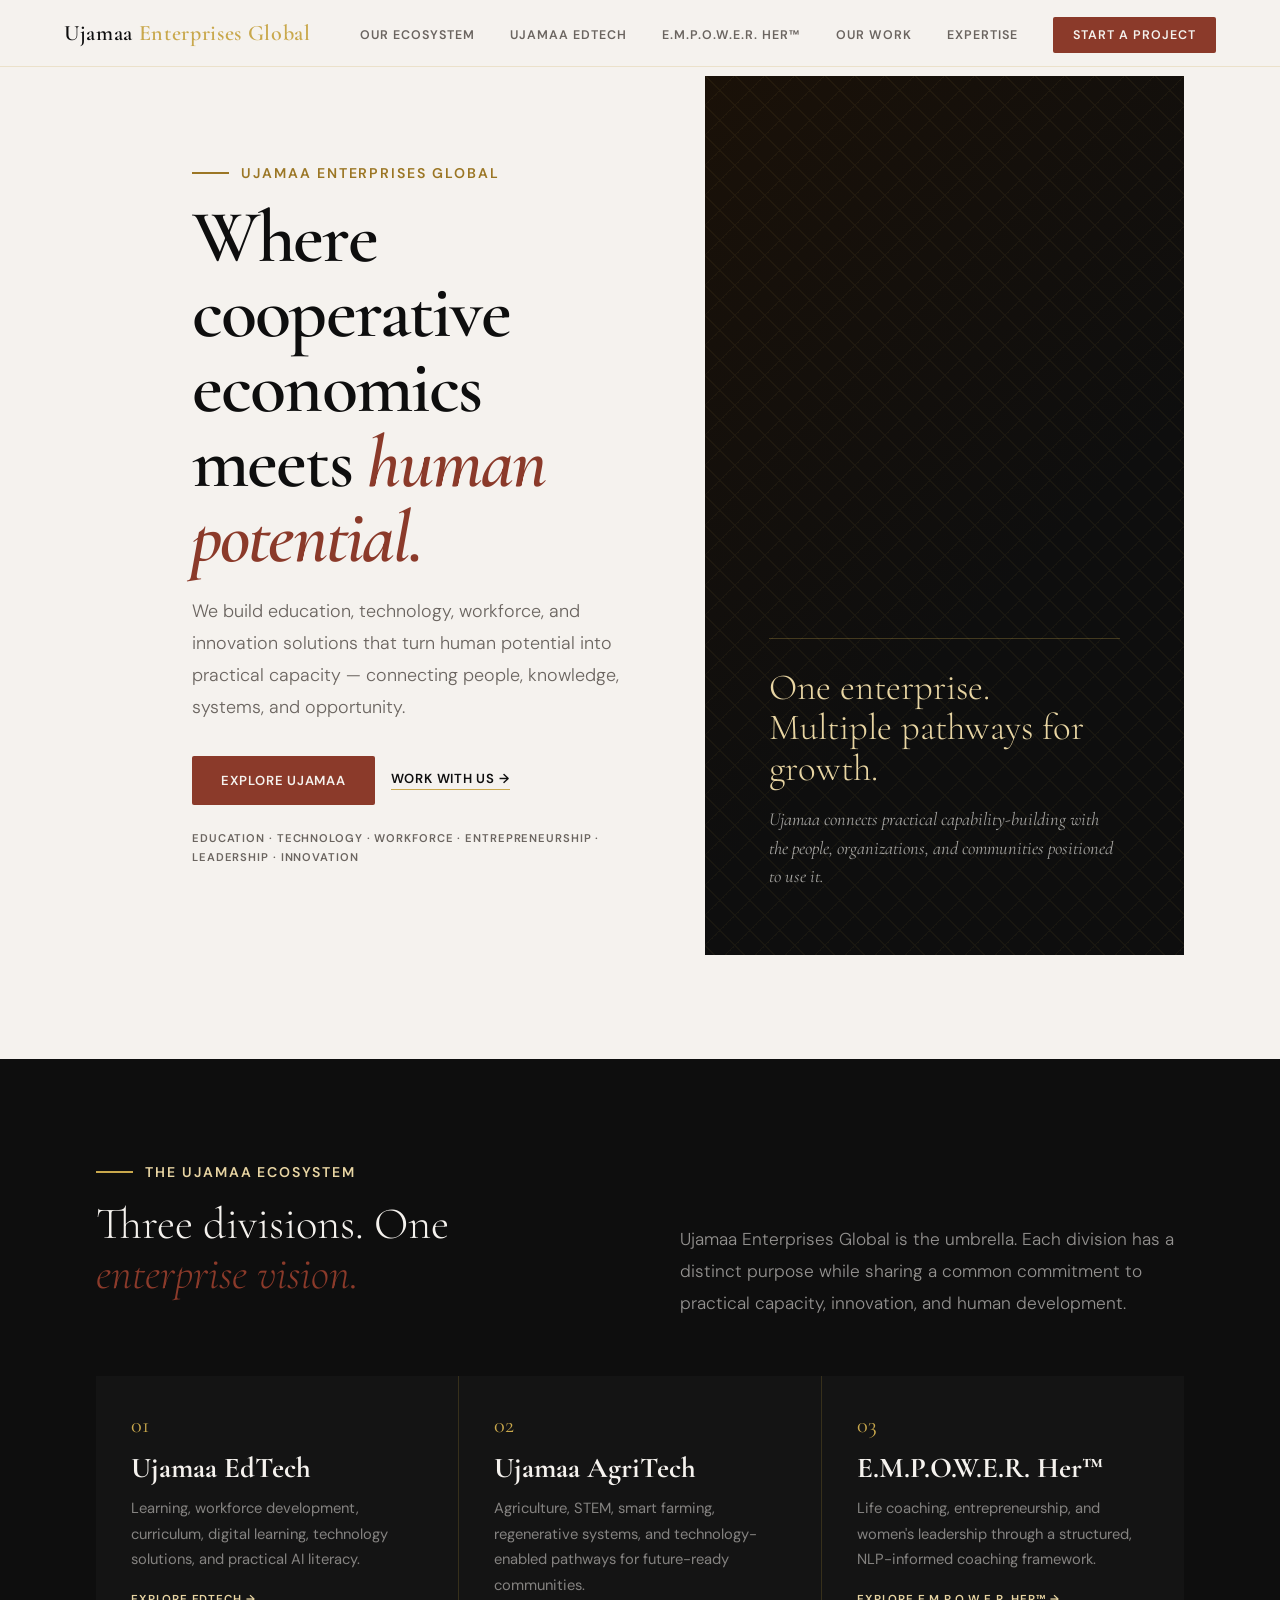
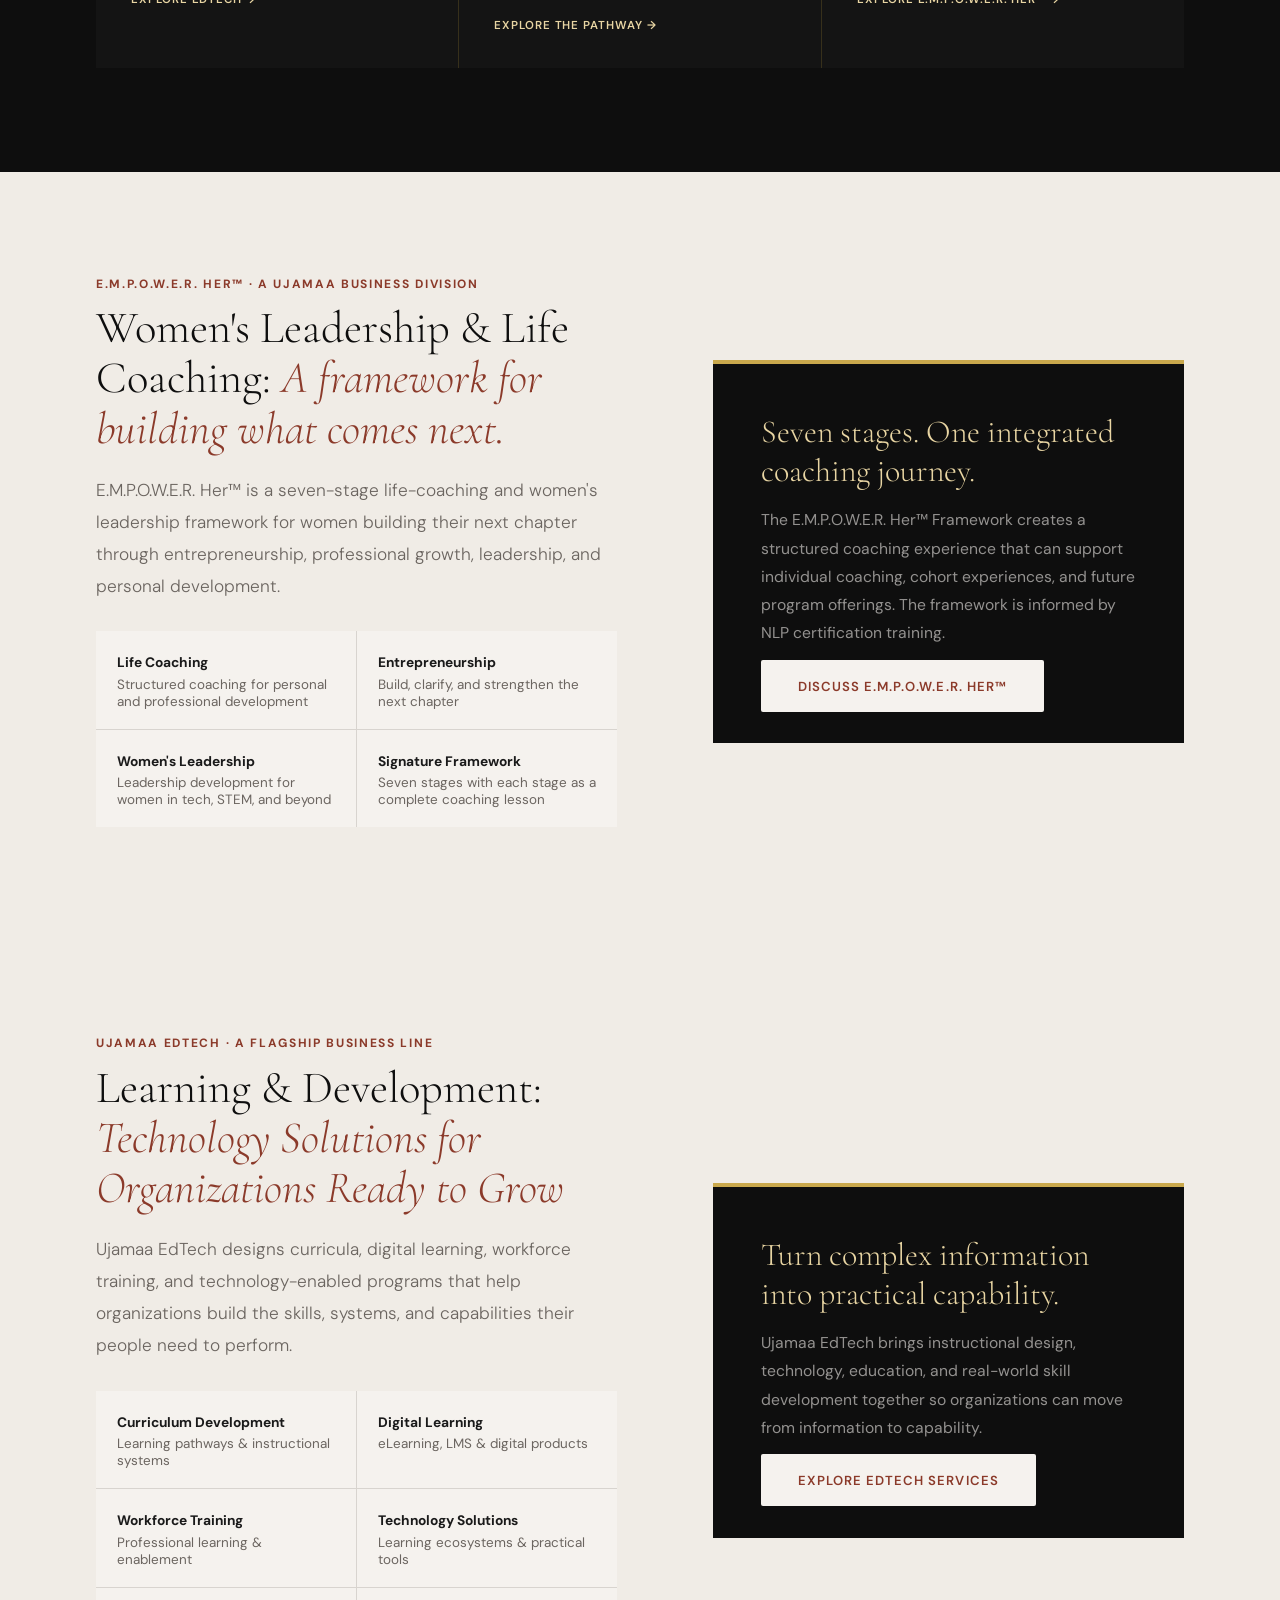
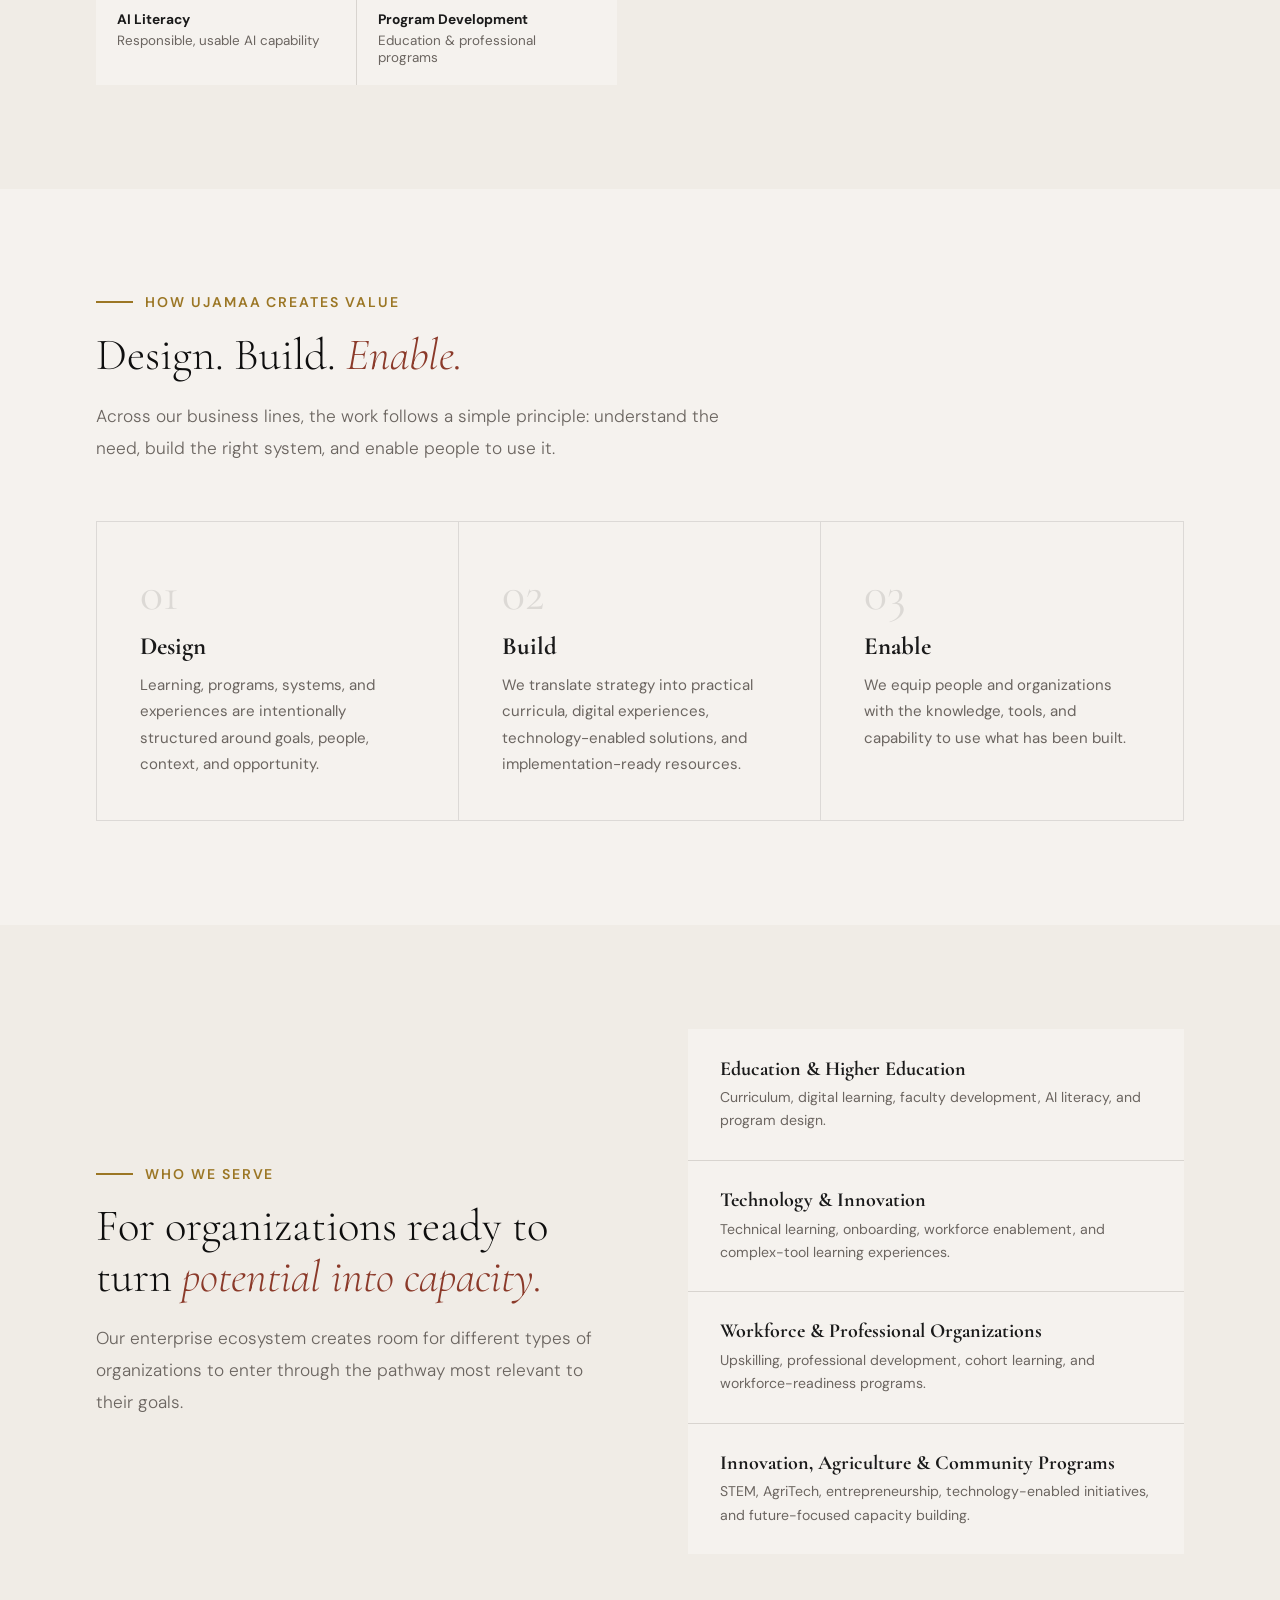
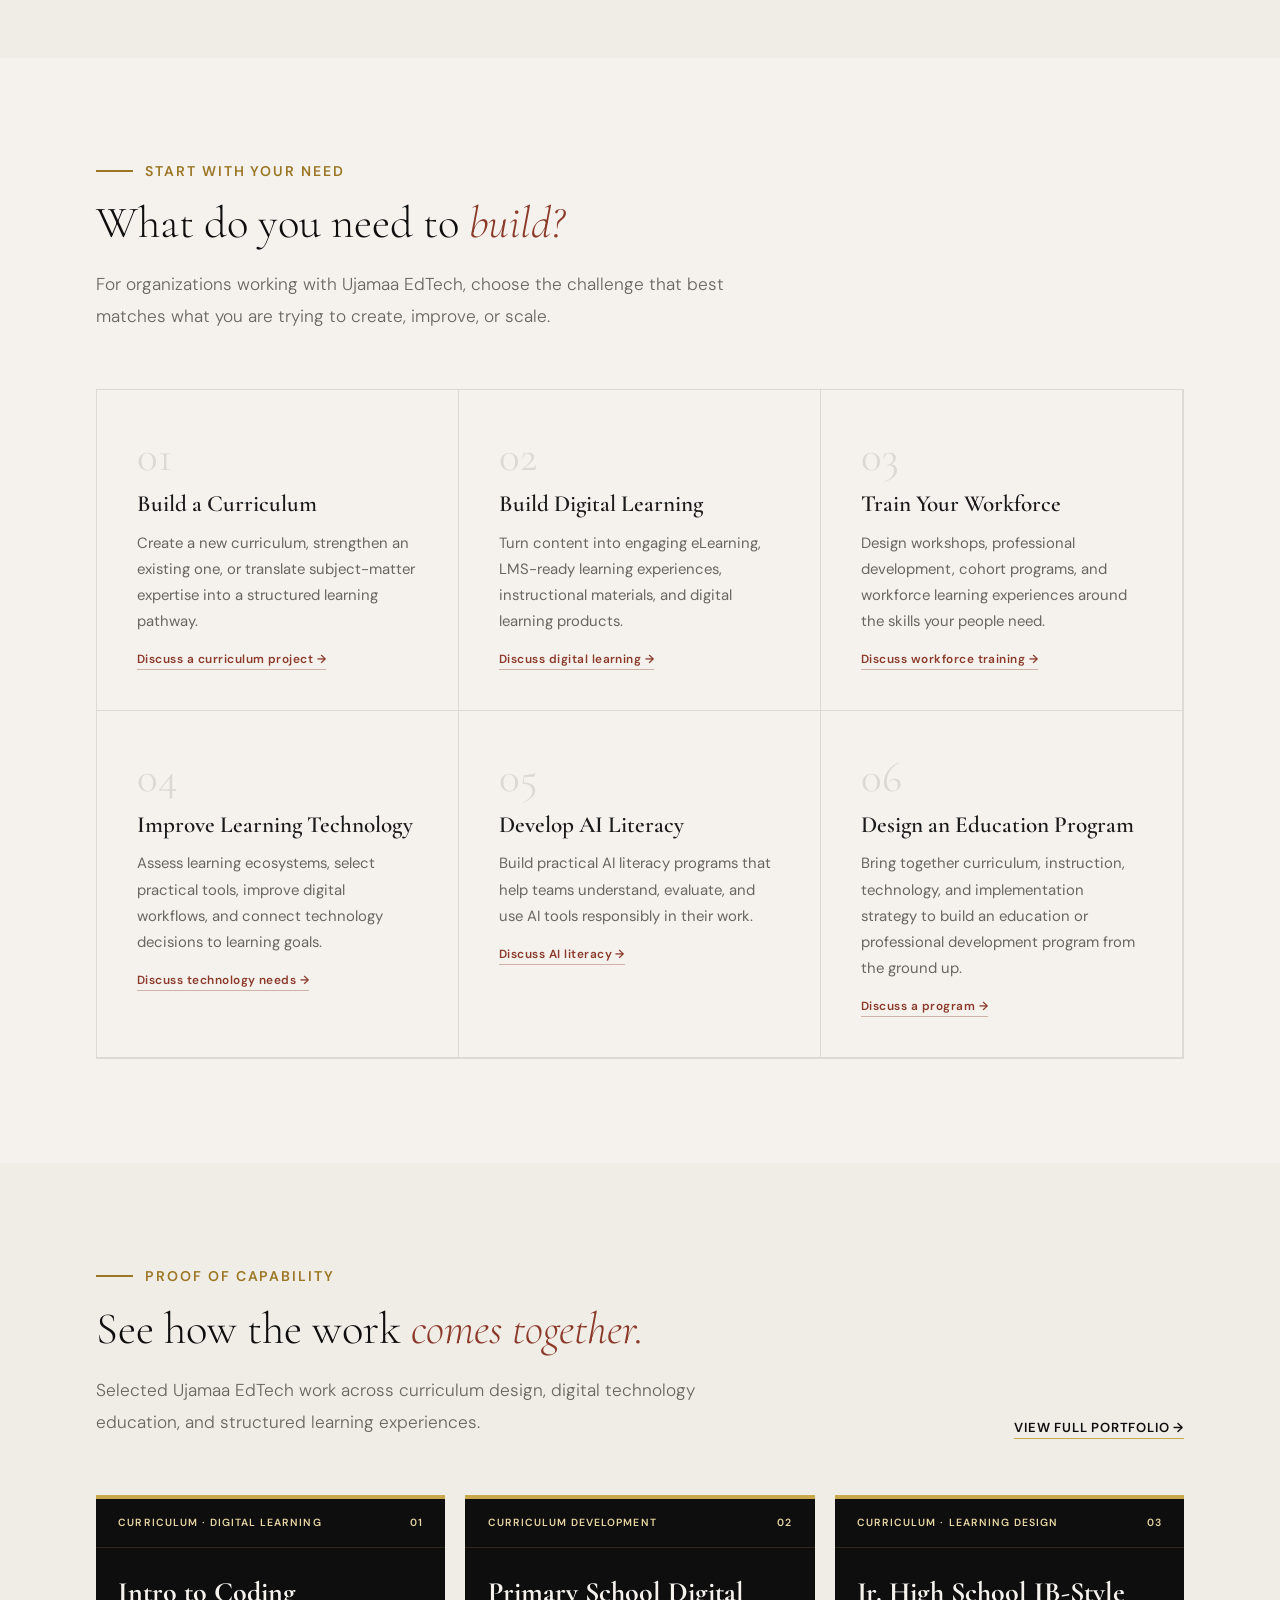
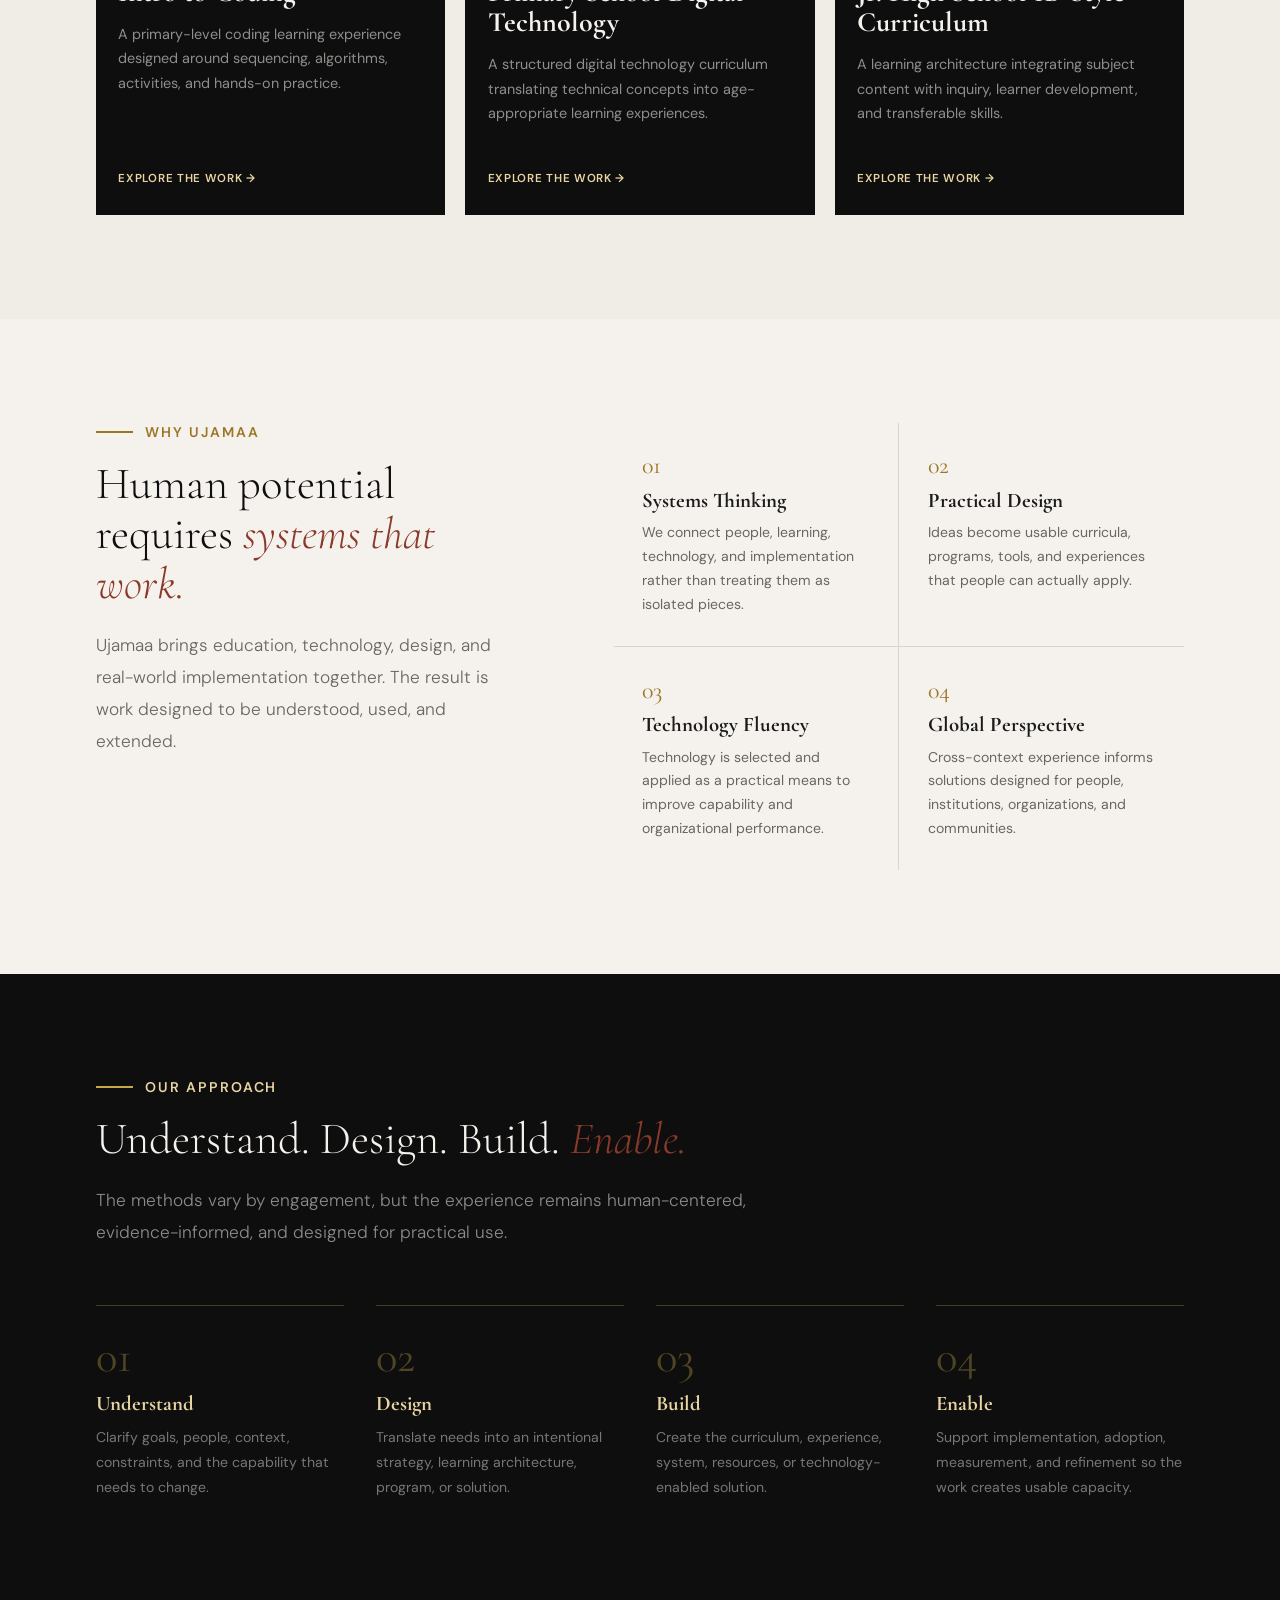
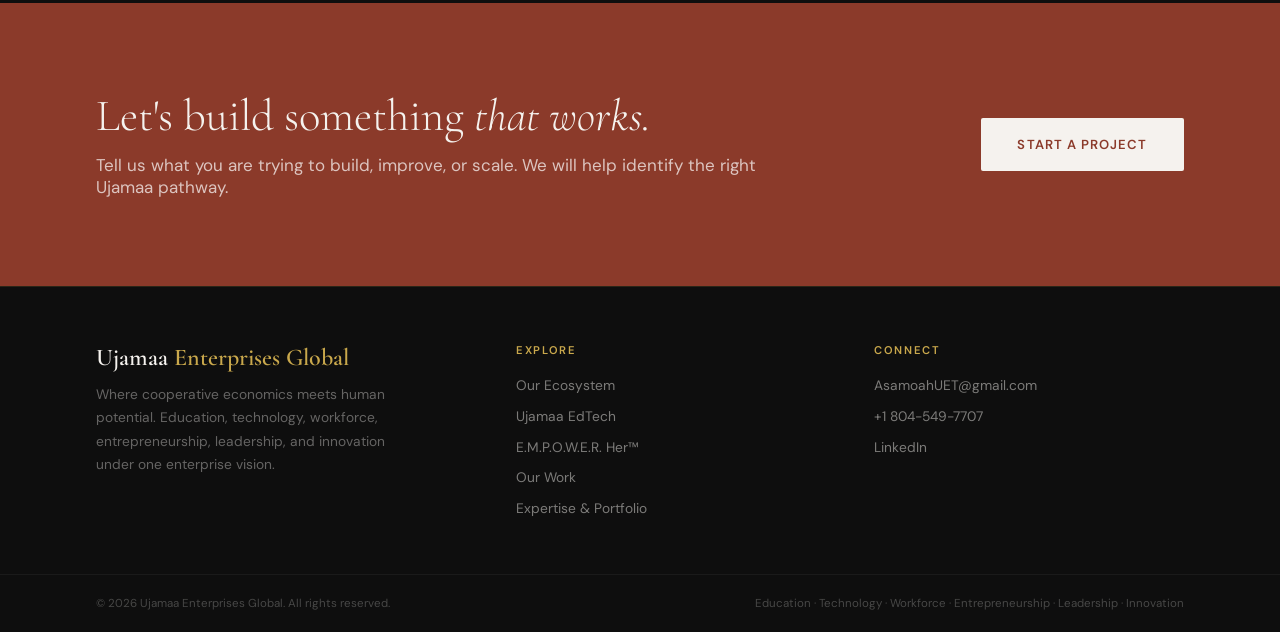
<file: index.html>
<!DOCTYPE html>
<html lang="en">
<head>
  <meta charset="UTF-8" />
  <meta name="viewport" content="width=device-width, initial-scale=1.0" />
  <meta name="description" content="Ujamaa Enterprises Global builds education, technology, workforce, and innovation solutions that turn human potential into practical capacity." />
  <meta name="theme-color" content="#0e0e0e" />
  <title>Ujamaa Enterprises Global | Human Potential. Practical Capacity.</title>
  <link rel="canonical" href="https://ujamaaenterprisesglobal.com/" />
  <link href="https://fonts.googleapis.com/css2?family=Cormorant+Garamond:ital,wght@0,300;0,400;0,600;1,300;1,400&family=DM+Sans:wght@300;400;500;600&display=swap" rel="stylesheet">
  <style>
    *,*::before,*::after{box-sizing:border-box;margin:0;padding:0}
    :root{--black:#0e0e0e;--white:#f5f2ee;--gold:#c9a84c;--gold-light:#e8d5a3;--rust:#8b3a2a;--green:#214f3a;--text:#1a1a1a;--muted:#6b6560;--soft:#f0ece6}
    html{scroll-behavior:smooth}body{font-family:'DM Sans',sans-serif;background:var(--white);color:var(--text);overflow-x:hidden;font-size:17px}a{color:inherit}
    nav{position:fixed;top:0;left:0;right:0;z-index:100;display:flex;justify-content:space-between;align-items:center;padding:1.25rem 4rem;background:rgba(245,242,238,.94);backdrop-filter:blur(12px);border-bottom:1px solid rgba(201,168,76,.22)}
    .nav-logo{font-family:'Cormorant Garamond',serif;font-size:1.38rem;font-weight:600;letter-spacing:.03em;color:var(--black);text-decoration:none}.nav-logo span{color:var(--gold)}
    .nav-links{display:flex;gap:2.2rem;list-style:none;align-items:center}.nav-links a{font-size:.78rem;font-weight:600;letter-spacing:.08em;text-transform:uppercase;color:var(--muted);text-decoration:none}.nav-links a:hover{color:var(--gold)}.nav-cta{background:var(--rust);color:var(--white)!important;padding:.65rem 1.25rem;border-radius:2px}
    .hero{min-height:92vh;display:grid;grid-template-columns:1.12fr .88fr;padding-top:76px;position:relative;overflow:hidden}.hero-left{display:flex;flex-direction:column;justify-content:center;padding:5.5rem 4rem 5.5rem 6rem;position:relative;z-index:2}
    .eyebrow,.section-label{font-size:.88rem;font-weight:600;letter-spacing:.14em;text-transform:uppercase;color:#9b7624;margin-bottom:1.15rem;display:flex;align-items:center;gap:.75rem}.eyebrow::before,.section-label::before{content:'';display:block;width:2.3rem;height:2px;background:#9b7624}
    .hero h1{font-family:'Cormorant Garamond',serif;font-size:clamp(3.3rem,5.8vw,5.7rem);font-weight:600;line-height:1.01;color:var(--black);margin-bottom:1.3rem;letter-spacing:-.025em}.hero h1 em,.section-title em{font-style:italic;color:var(--rust)}
    .hero-desc{font-size:1.12rem;line-height:1.78;color:var(--muted);max-width:600px;margin-bottom:2rem;font-weight:300}.hero-actions{display:flex;gap:1rem;align-items:center;margin-bottom:1.5rem}
    .btn-primary{background:var(--rust);color:var(--white);padding:1rem 1.8rem;font-size:.82rem;font-weight:600;letter-spacing:.06em;text-transform:uppercase;text-decoration:none;border-radius:2px}.btn-primary:hover{background:var(--black)}
    .btn-secondary{color:var(--black);font-size:.82rem;font-weight:600;letter-spacing:.06em;text-transform:uppercase;text-decoration:none;border-bottom:1px solid var(--gold);padding-bottom:2px}.btn-secondary:hover{color:var(--gold)}
    .hero-proof{font-size:.7rem;font-weight:600;letter-spacing:.08em;text-transform:uppercase;color:var(--muted);line-height:1.7;max-width:620px}
    .hero-right{position:relative;overflow:hidden;background:var(--black)}.hero-right-inner{position:absolute;inset:0;display:flex;flex-direction:column;justify-content:flex-end;padding:4rem;background:linear-gradient(135deg,#1a1108 0%,#0e0e0e 60%)}.hero-pattern{position:absolute;inset:0;opacity:.06;background-image:repeating-linear-gradient(45deg,var(--gold) 0,var(--gold) 1px,transparent 0,transparent 50%),repeating-linear-gradient(-45deg,var(--gold) 0,var(--gold) 1px,transparent 0,transparent 50%);background-size:30px 30px}
    .hero-panel{position:relative;z-index:2;border-top:1px solid rgba(201,168,76,.28);padding-top:1.8rem}.hero-panel h2{font-family:'Cormorant Garamond',serif;font-size:2.3rem;font-weight:300;color:var(--gold-light);line-height:1.1;margin-bottom:1rem}.hero-panel p{font-family:'Cormorant Garamond',serif;font-size:1.15rem;font-style:italic;color:rgba(245,242,238,.65);line-height:1.55}
    section{padding:6.5rem 6rem}.section-title{font-family:'Cormorant Garamond',serif;font-size:clamp(2.2rem,3.5vw,3.5rem);font-weight:300;line-height:1.12;color:var(--black);margin-bottom:1.3rem}.section-body{font-size:1.08rem;line-height:1.85;color:var(--muted);font-weight:300;max-width:650px}
    .ecosystem{background:var(--black);color:var(--white)}.ecosystem .section-label{color:var(--gold-light)}.ecosystem .section-label::before{background:var(--gold)}.ecosystem .section-title{color:var(--white)}.ecosystem .section-body{color:rgba(245,242,238,.58)}
    .ecosystem-head{display:grid;grid-template-columns:1fr 1fr;gap:5rem;align-items:end}.ecosystem-grid{display:grid;grid-template-columns:repeat(3,1fr);gap:1px;background:rgba(201,168,76,.22);margin-top:3.5rem}.ecosystem-card{background:#141414;padding:2.2rem;min-height:230px;text-decoration:none;transition:background .2s,transform .2s}.ecosystem-card:hover{background:#1d1d1d;transform:translateY(-3px)}.ecosystem-card .num{font-family:'Cormorant Garamond',serif;font-size:1.4rem;color:var(--gold)}.ecosystem-card h3{font-family:'Cormorant Garamond',serif;font-size:1.8rem;color:var(--white);margin:.7rem 0}.ecosystem-card p{font-size:.92rem;line-height:1.75;color:rgba(245,242,238,.5)}.ecosystem-card .link{display:block;margin-top:1.2rem;color:var(--gold-light);font-size:.72rem;font-weight:600;letter-spacing:.08em;text-transform:uppercase}
    .edtech-feature{background:var(--soft)}.feature-grid{display:grid;grid-template-columns:1.05fr .95fr;gap:6rem;align-items:center}.feature-kicker{font-size:.75rem;font-weight:700;letter-spacing:.14em;text-transform:uppercase;color:var(--rust);margin-bottom:.7rem}.feature-list{display:grid;grid-template-columns:1fr 1fr;gap:1px;background:rgba(0,0,0,.1);margin-top:1.8rem}.feature-list div{background:var(--white);padding:1.2rem 1.3rem}.feature-list strong{font-size:.86rem}.feature-list span{display:block;color:var(--muted);font-size:.84rem;margin-top:.2rem}.feature-box{background:var(--black);color:var(--white);padding:3rem;border-top:4px solid var(--gold)}.feature-box h3{font-family:'Cormorant Garamond',serif;font-size:2rem;font-weight:300;color:var(--gold-light);margin-bottom:1rem}.feature-box p{font-size:.98rem;line-height:1.8;color:rgba(245,242,238,.58);margin-bottom:1.6rem}
    .model-grid{display:grid;grid-template-columns:repeat(3,1fr);gap:0;margin-top:3.5rem;border:1px solid rgba(0,0,0,.1)}.model-card{padding:2.7rem;border-right:1px solid rgba(0,0,0,.1)}.model-card:last-child{border-right:0}.model-num{font-family:'Cormorant Garamond',serif;font-size:3rem;color:rgba(0,0,0,.1)}.model-card h3{font-family:'Cormorant Garamond',serif;font-size:1.55rem;margin:.5rem 0 .7rem}.model-card p{font-size:.94rem;line-height:1.75;color:var(--muted)}
    .services{background:var(--white)}.services-grid{display:grid;grid-template-columns:repeat(3,1fr);gap:0;margin-top:3.5rem;border:1px solid rgba(0,0,0,.1)}.service-card{padding:2.5rem;border-right:1px solid rgba(0,0,0,.1);border-bottom:1px solid rgba(0,0,0,.1);position:relative}.service-card:hover{background:var(--soft)}.service-num{font-family:'Cormorant Garamond',serif;font-size:2.7rem;color:rgba(0,0,0,.1)}.service-title{font-family:'Cormorant Garamond',serif;font-size:1.45rem;font-weight:600;margin:.5rem 0 .7rem}.service-desc{font-size:.93rem;line-height:1.75;color:var(--muted)}.service-link{display:inline-block;margin-top:1.1rem;color:var(--rust);font-size:.74rem;font-weight:600;letter-spacing:.04em;text-decoration:none;border-bottom:1px solid rgba(139,58,42,.35);padding-bottom:2px}
    .proof{background:var(--soft)}.proof-heading{display:flex;justify-content:space-between;align-items:end;gap:3rem}.proof-grid{display:grid;grid-template-columns:repeat(3,1fr);gap:1.25rem;margin-top:3.5rem}.proof-card{display:flex;flex-direction:column;min-height:320px;background:var(--black);color:var(--white);text-decoration:none;border-top:4px solid var(--gold);transition:transform .25s}.proof-card:hover{transform:translateY(-5px)}.proof-card-top{display:flex;justify-content:space-between;padding:1.1rem 1.4rem;color:var(--gold-light);font-size:.65rem;font-weight:600;letter-spacing:.1em;text-transform:uppercase;border-bottom:1px solid rgba(201,168,76,.18)}.proof-card-body{padding:1.8rem 1.4rem;display:flex;flex-direction:column;flex:1}.proof-card h3{font-family:'Cormorant Garamond',serif;font-size:1.75rem;line-height:1.1;margin-bottom:.9rem}.proof-card p{font-size:.9rem;line-height:1.7;color:rgba(245,242,238,.56)}.proof-link{margin-top:auto;padding-top:1.5rem;color:var(--gold-light);font-size:.72rem;font-weight:600;letter-spacing:.06em;text-transform:uppercase}
    .why{background:var(--white)}.why-grid{display:grid;grid-template-columns:.85fr 1.15fr;gap:6rem;align-items:start}.why-cards{display:grid;grid-template-columns:1fr 1fr;gap:1px;background:rgba(0,0,0,.12)}.why-card{background:var(--white);padding:1.8rem;min-height:175px}.why-card span{font-family:'Cormorant Garamond',serif;font-size:1.5rem;color:#9b7624}.why-card h3{font-family:'Cormorant Garamond',serif;font-size:1.3rem;margin:.45rem 0 .55rem}.why-card p{font-size:.88rem;line-height:1.7;color:var(--muted)}
    .audience{background:var(--soft)}.audience-grid{display:grid;grid-template-columns:1fr 1fr;gap:6rem;align-items:center}.audience-cards{display:flex;flex-direction:column;gap:1px;background:rgba(0,0,0,.1)}.audience-card{background:var(--white);padding:1.7rem 2rem}.audience-card h3{font-family:'Cormorant Garamond',serif;font-size:1.25rem;margin-bottom:.35rem}.audience-card p{font-size:.88rem;line-height:1.65;color:var(--muted)}
    .approach{background:var(--black)}.approach .section-label{color:var(--gold-light)}.approach .section-label::before{background:var(--gold)}.approach .section-title{color:var(--white)}.approach .section-body{color:rgba(245,242,238,.55)}.approach-steps{display:grid;grid-template-columns:repeat(4,1fr);gap:2rem;margin-top:3.5rem}.approach-step{padding-top:1.5rem;border-top:1px solid rgba(201,168,76,.3)}.approach-step-num{font-family:'Cormorant Garamond',serif;font-size:2.8rem;color:rgba(201,168,76,.35)}.approach-step h3{font-family:'Cormorant Garamond',serif;font-size:1.3rem;color:var(--gold-light);margin:.4rem 0 .6rem}.approach-step p{font-size:.88rem;line-height:1.75;color:rgba(245,242,238,.46)}
    .cta-section{background:var(--rust);padding:5.5rem 6rem;display:grid;grid-template-columns:1fr auto;gap:4rem;align-items:center}.cta-section h2{font-family:'Cormorant Garamond',serif;font-size:clamp(2.2rem,3.5vw,3.4rem);font-weight:300;color:var(--white);line-height:1.15}.cta-section p{color:rgba(255,255,255,.7);margin-top:.7rem;max-width:700px}.btn-light{background:var(--white);color:var(--rust);padding:1.1rem 2.3rem;font-size:.82rem;font-weight:600;letter-spacing:.08em;text-transform:uppercase;text-decoration:none;border-radius:2px;white-space:nowrap}
    footer{background:var(--black);padding:3.5rem 6rem;display:grid;grid-template-columns:1.2fr 1fr 1fr;gap:3rem;border-top:1px solid rgba(201,168,76,.15);color:var(--white)}.footer-logo{font-family:'Cormorant Garamond',serif;font-size:1.5rem;font-weight:600;margin-bottom:.7rem}.footer-logo span{color:var(--gold)}.footer-tagline{font-size:.86rem;color:rgba(245,242,238,.38);line-height:1.7;max-width:330px}.footer-col-title{font-size:.7rem;font-weight:600;letter-spacing:.15em;text-transform:uppercase;color:var(--gold);margin-bottom:1rem}.footer-links{list-style:none;display:flex;flex-direction:column;gap:.55rem}.footer-links a{font-size:.86rem;color:rgba(245,242,238,.48);text-decoration:none}.footer-links a:hover{color:var(--gold)}.footer-bottom{background:var(--black);padding:1.3rem 6rem;border-top:1px solid rgba(255,255,255,.05);display:flex;justify-content:space-between;gap:1rem}.footer-bottom p{font-size:.72rem;color:rgba(245,242,238,.25)}
    @media(max-width:900px){nav{padding:1rem 2rem}.nav-links{gap:1rem}.hero{grid-template-columns:1fr}.hero-right{display:none}.hero-left{padding:5rem 2rem 4rem}section{padding:5rem 2rem}.ecosystem-head,.feature-grid,.why-grid,.audience-grid{grid-template-columns:1fr;gap:3rem}.ecosystem-grid,.services-grid,.proof-grid{grid-template-columns:1fr}.model-grid{grid-template-columns:1fr}.model-card{border-right:0;border-bottom:1px solid rgba(0,0,0,.1)}.model-card:last-child{border-bottom:0}.approach-steps{grid-template-columns:1fr 1fr}.cta-section{grid-template-columns:1fr;padding:4rem 2rem}footer{grid-template-columns:1fr;padding:3rem 2rem}.footer-bottom{padding:1.2rem 2rem;flex-direction:column}.proof-heading{flex-direction:column;align-items:flex-start}}
    @media(max-width:620px){.nav-links{display:none}.hero h1{font-size:clamp(3rem,14vw,4.4rem)}.feature-list,.why-cards,.approach-steps{grid-template-columns:1fr}.hero-actions{flex-direction:column;align-items:flex-start}}
  </style>
</head>
<body>
  <nav>
    <a href="#" class="nav-logo">Ujamaa <span>Enterprises Global</span></a>
    <ul class="nav-links">
      <li><a href="#ecosystem">Our Ecosystem</a></li>
      <li><a href="#edtech">Ujamaa EdTech</a></li>
      <li><a href="#empower-her">E.M.P.O.W.E.R. Her™</a></li>
      <li><a href="#work">Our Work</a></li>
      <li><a href="erika_portfolio.html">Expertise</a></li>
      <li><a href="#contact" class="nav-cta">Start a Project</a></li>
    </ul>
  </nav>

  <main>
    <section class="hero">
      <div class="hero-left">
        <p class="eyebrow">Ujamaa Enterprises Global</p>
        <h1>Where cooperative economics meets <em>human potential.</em></h1>
        <p class="hero-desc">We build education, technology, workforce, and innovation solutions that turn human potential into practical capacity — connecting people, knowledge, systems, and opportunity.</p>
        <div class="hero-actions">
          <a href="#ecosystem" class="btn-primary">Explore Ujamaa</a>
          <a href="#contact" class="btn-secondary">Work With Us →</a>
        </div>
        <p class="hero-proof">Education · Technology · Workforce · Entrepreneurship · Leadership · Innovation</p>
      </div>
      <div class="hero-right">
        <div class="hero-right-inner">
          <div class="hero-pattern"></div>
          <div class="hero-panel">
            <h2>One enterprise.<br>Multiple pathways for growth.</h2>
            <p>Ujamaa connects practical capability-building with the people, organizations, and communities positioned to use it.</p>
          </div>
        </div>
      </div>
    </section>

    <section class="ecosystem" id="ecosystem">
      <div class="ecosystem-head">
        <div>
          <div class="section-label">The Ujamaa Ecosystem</div>
          <h2 class="section-title">Three divisions. One <em>enterprise vision.</em></h2>
        </div>
        <p class="section-body">Ujamaa Enterprises Global is the umbrella. Each division has a distinct purpose while sharing a common commitment to practical capacity, innovation, and human development.</p>
      </div>
      <div class="ecosystem-grid">
        <a class="ecosystem-card" href="#edtech">
          <div class="num">01</div><h3>Ujamaa EdTech</h3>
          <p>Learning, workforce development, curriculum, digital learning, technology solutions, and practical AI literacy.</p><span class="link">Explore EdTech →</span>
        </a>
        <a class="ecosystem-card" href="#future">
          <div class="num">02</div><h3>Ujamaa AgriTech</h3>
          <p>Agriculture, STEM, smart farming, regenerative systems, and technology-enabled pathways for future-ready communities.</p><span class="link">Explore the pathway →</span>
        </a>
        <a class="ecosystem-card" href="#empower-her">
          <div class="num">03</div><h3>E.M.P.O.W.E.R. Her™</h3>
          <p>Life coaching, entrepreneurship, and women's leadership through a structured, NLP-informed coaching framework.</p><span class="link">Explore E.M.P.O.W.E.R. Her™ →</span>
        </a>
      </div>
    </section>


    <section class="edtech-feature" id="empower-her">
      <div class="feature-grid">
        <div>
          <div class="feature-kicker">E.M.P.O.W.E.R. Her™ · A Ujamaa business division</div>
          <h2 class="section-title">Women's Leadership & Life Coaching: <em>A framework for building what comes next.</em></h2>
          <p class="section-body">E.M.P.O.W.E.R. Her™ is a seven-stage life-coaching and women's leadership framework for women building their next chapter through entrepreneurship, professional growth, leadership, and personal development.</p>
          <div class="feature-list">
            <div><strong>Life Coaching</strong><span>Structured coaching for personal and professional development</span></div>
            <div><strong>Entrepreneurship</strong><span>Build, clarify, and strengthen the next chapter</span></div>
            <div><strong>Women's Leadership</strong><span>Leadership development for women in tech, STEM, and beyond</span></div>
            <div><strong>Signature Framework</strong><span>Seven stages with each stage as a complete coaching lesson</span></div>
          </div>
        </div>
        <div class="feature-box">
          <h3>Seven stages. One integrated coaching journey.</h3>
          <p>The E.M.P.O.W.E.R. Her™ Framework creates a structured coaching experience that can support individual coaching, cohort experiences, and future program offerings. The framework is informed by NLP certification training.</p>
          <a href="#contact" class="btn-light">Discuss E.M.P.O.W.E.R. Her™</a>
        </div>
      </div>
    </section>

    <section class="edtech-feature" id="edtech">
      <div class="feature-grid">
        <div>
          <div class="feature-kicker">Ujamaa EdTech · A flagship business line</div>
          <h2 class="section-title">Learning & Development: <em>Technology Solutions for Organizations Ready to Grow</em></h2>
          <p class="section-body">Ujamaa EdTech designs curricula, digital learning, workforce training, and technology-enabled programs that help organizations build the skills, systems, and capabilities their people need to perform.</p>
          <div class="feature-list">
            <div><strong>Curriculum Development</strong><span>Learning pathways & instructional systems</span></div>
            <div><strong>Digital Learning</strong><span>eLearning, LMS & digital products</span></div>
            <div><strong>Workforce Training</strong><span>Professional learning & enablement</span></div>
            <div><strong>Technology Solutions</strong><span>Learning ecosystems & practical tools</span></div>
            <div><strong>AI Literacy</strong><span>Responsible, usable AI capability</span></div>
            <div><strong>Program Development</strong><span>Education & professional programs</span></div>
          </div>
        </div>
        <div class="feature-box">
          <h3>Turn complex information into practical capability.</h3>
          <p>Ujamaa EdTech brings instructional design, technology, education, and real-world skill development together so organizations can move from information to capability.</p>
          <a href="#services" class="btn-light">Explore EdTech Services</a>
        </div>
      </div>
    </section>

    <section id="model">
      <div class="section-label">How Ujamaa Creates Value</div>
      <h2 class="section-title">Design. Build. <em>Enable.</em></h2>
      <p class="section-body">Across our business lines, the work follows a simple principle: understand the need, build the right system, and enable people to use it.</p>
      <div class="model-grid">
        <div class="model-card"><div class="model-num">01</div><h3>Design</h3><p>Learning, programs, systems, and experiences are intentionally structured around goals, people, context, and opportunity.</p></div>
        <div class="model-card"><div class="model-num">02</div><h3>Build</h3><p>We translate strategy into practical curricula, digital experiences, technology-enabled solutions, and implementation-ready resources.</p></div>
        <div class="model-card"><div class="model-num">03</div><h3>Enable</h3><p>We equip people and organizations with the knowledge, tools, and capability to use what has been built.</p></div>
      </div>
    </section>

    <section class="audience">
      <div class="audience-grid">
        <div><div class="section-label">Who We Serve</div><h2 class="section-title">For organizations ready to turn <em>potential into capacity.</em></h2><p class="section-body">Our enterprise ecosystem creates room for different types of organizations to enter through the pathway most relevant to their goals.</p></div>
        <div class="audience-cards">
          <div class="audience-card"><h3>Education & Higher Education</h3><p>Curriculum, digital learning, faculty development, AI literacy, and program design.</p></div>
          <div class="audience-card"><h3>Technology & Innovation</h3><p>Technical learning, onboarding, workforce enablement, and complex-tool learning experiences.</p></div>
          <div class="audience-card"><h3>Workforce & Professional Organizations</h3><p>Upskilling, professional development, cohort learning, and workforce-readiness programs.</p></div>
          <div class="audience-card"><h3>Innovation, Agriculture & Community Programs</h3><p>STEM, AgriTech, entrepreneurship, technology-enabled initiatives, and future-focused capacity building.</p></div>
        </div>
      </div>
    </section>

    <section class="services" id="services">
      <div class="section-label">Start With Your Need</div>
      <h2 class="section-title">What do you need to <em>build?</em></h2>
      <p class="section-body">For organizations working with Ujamaa EdTech, choose the challenge that best matches what you are trying to create, improve, or scale.</p>
      <div class="services-grid">
        <div class="service-card"><div class="service-num">01</div><div class="service-title">Build a Curriculum</div><p class="service-desc">Create a new curriculum, strengthen an existing one, or translate subject-matter expertise into a structured learning pathway.</p><a href="#contact" class="service-link">Discuss a curriculum project →</a></div>
        <div class="service-card"><div class="service-num">02</div><div class="service-title">Build Digital Learning</div><p class="service-desc">Turn content into engaging eLearning, LMS-ready learning experiences, instructional materials, and digital learning products.</p><a href="#contact" class="service-link">Discuss digital learning →</a></div>
        <div class="service-card"><div class="service-num">03</div><div class="service-title">Train Your Workforce</div><p class="service-desc">Design workshops, professional development, cohort programs, and workforce learning experiences around the skills your people need.</p><a href="#contact" class="service-link">Discuss workforce training →</a></div>
        <div class="service-card"><div class="service-num">04</div><div class="service-title">Improve Learning Technology</div><p class="service-desc">Assess learning ecosystems, select practical tools, improve digital workflows, and connect technology decisions to learning goals.</p><a href="#contact" class="service-link">Discuss technology needs →</a></div>
        <div class="service-card"><div class="service-num">05</div><div class="service-title">Develop AI Literacy</div><p class="service-desc">Build practical AI literacy programs that help teams understand, evaluate, and use AI tools responsibly in their work.</p><a href="#contact" class="service-link">Discuss AI literacy →</a></div>
        <div class="service-card"><div class="service-num">06</div><div class="service-title">Design an Education Program</div><p class="service-desc">Bring together curriculum, instruction, technology, and implementation strategy to build an education or professional development program from the ground up.</p><a href="#contact" class="service-link">Discuss a program →</a></div>
      </div>
    </section>

    <section class="proof" id="work">
      <div class="section-label">Proof of Capability</div>
      <div class="proof-heading">
        <div><h2 class="section-title">See how the work <em>comes together.</em></h2><p class="section-body">Selected Ujamaa EdTech work across curriculum design, digital technology education, and structured learning experiences.</p></div>
        <a href="erika_portfolio.html" class="btn-secondary">View Full Portfolio →</a>
      </div>
      <div class="proof-grid">
        <a class="proof-card" href="intro-to-coding.html"><div class="proof-card-top"><span>Curriculum · Digital Learning</span><span>01</span></div><div class="proof-card-body"><h3>Intro to Coding</h3><p>A primary-level coding learning experience designed around sequencing, algorithms, activities, and hands-on practice.</p><span class="proof-link">Explore the work →</span></div></a>
        <a class="proof-card" href="primary-digital-technology.html"><div class="proof-card-top"><span>Curriculum Development</span><span>02</span></div><div class="proof-card-body"><h3>Primary School Digital Technology</h3><p>A structured digital technology curriculum translating technical concepts into age-appropriate learning experiences.</p><span class="proof-link">Explore the work →</span></div></a>
        <a class="proof-card" href="junior-high-ib-style.html"><div class="proof-card-top"><span>Curriculum · Learning Design</span><span>03</span></div><div class="proof-card-body"><h3>Jr. High School IB-Style Curriculum</h3><p>A learning architecture integrating subject content with inquiry, learner development, and transferable skills.</p><span class="proof-link">Explore the work →</span></div></a>
      </div>
    </section>

    <section class="why">
      <div class="why-grid">
        <div><div class="section-label">Why Ujamaa</div><h2 class="section-title">Human potential requires <em>systems that work.</em></h2><p class="section-body">Ujamaa brings education, technology, design, and real-world implementation together. The result is work designed to be understood, used, and extended.</p></div>
        <div class="why-cards">
          <div class="why-card"><span>01</span><h3>Systems Thinking</h3><p>We connect people, learning, technology, and implementation rather than treating them as isolated pieces.</p></div>
          <div class="why-card"><span>02</span><h3>Practical Design</h3><p>Ideas become usable curricula, programs, tools, and experiences that people can actually apply.</p></div>
          <div class="why-card"><span>03</span><h3>Technology Fluency</h3><p>Technology is selected and applied as a practical means to improve capability and organizational performance.</p></div>
          <div class="why-card"><span>04</span><h3>Global Perspective</h3><p>Cross-context experience informs solutions designed for people, institutions, organizations, and communities.</p></div>
        </div>
      </div>
    </section>



    <section class="approach" id="approach">
      <div class="section-label">Our Approach</div>
      <h2 class="section-title">Understand. Design. Build. <em>Enable.</em></h2>
      <p class="section-body">The methods vary by engagement, but the experience remains human-centered, evidence-informed, and designed for practical use.</p>
      <div class="approach-steps">
        <div class="approach-step"><div class="approach-step-num">01</div><h3>Understand</h3><p>Clarify goals, people, context, constraints, and the capability that needs to change.</p></div>
        <div class="approach-step"><div class="approach-step-num">02</div><h3>Design</h3><p>Translate needs into an intentional strategy, learning architecture, program, or solution.</p></div>
        <div class="approach-step"><div class="approach-step-num">03</div><h3>Build</h3><p>Create the curriculum, experience, system, resources, or technology-enabled solution.</p></div>
        <div class="approach-step"><div class="approach-step-num">04</div><h3>Enable</h3><p>Support implementation, adoption, measurement, and refinement so the work creates usable capacity.</p></div>
      </div>
    </section>



    <div class="cta-section" id="contact">
      <div><h2>Let's build something <em>that works.</em></h2><p>Tell us what you are trying to build, improve, or scale. We will help identify the right Ujamaa pathway.</p></div>
      <a href="mailto:AsamoahUET@gmail.com" class="btn-light">Start a Project</a>
    </div>
  </main>

  <footer>
    <div><div class="footer-logo">Ujamaa <span>Enterprises Global</span></div><p class="footer-tagline">Where cooperative economics meets human potential. Education, technology, workforce, entrepreneurship, leadership, and innovation under one enterprise vision.</p></div>
    <div><div class="footer-col-title">Explore</div><ul class="footer-links"><li><a href="#ecosystem">Our Ecosystem</a></li><li><a href="#edtech">Ujamaa EdTech</a></li><li><a href="#empower-her">E.M.P.O.W.E.R. Her™</a></li><li><a href="#work">Our Work</a></li><li><a href="erika_portfolio.html">Expertise & Portfolio</a></li></ul></div>
    <div><div class="footer-col-title">Connect</div><ul class="footer-links"><li><a href="mailto:AsamoahUET@gmail.com">AsamoahUET@gmail.com</a></li><li><a href="tel:+18045497707">+1 804-549-7707</a></li><li><a href="https://www.linkedin.com/in/erika-asamoah" target="_blank" rel="noopener noreferrer">LinkedIn</a></li></ul></div>
  </footer>
  <div class="footer-bottom"><p>© 2026 Ujamaa Enterprises Global. All rights reserved.</p><p>Education · Technology · Workforce · Entrepreneurship · Leadership · Innovation</p></div>
</body>
</html>
</file>
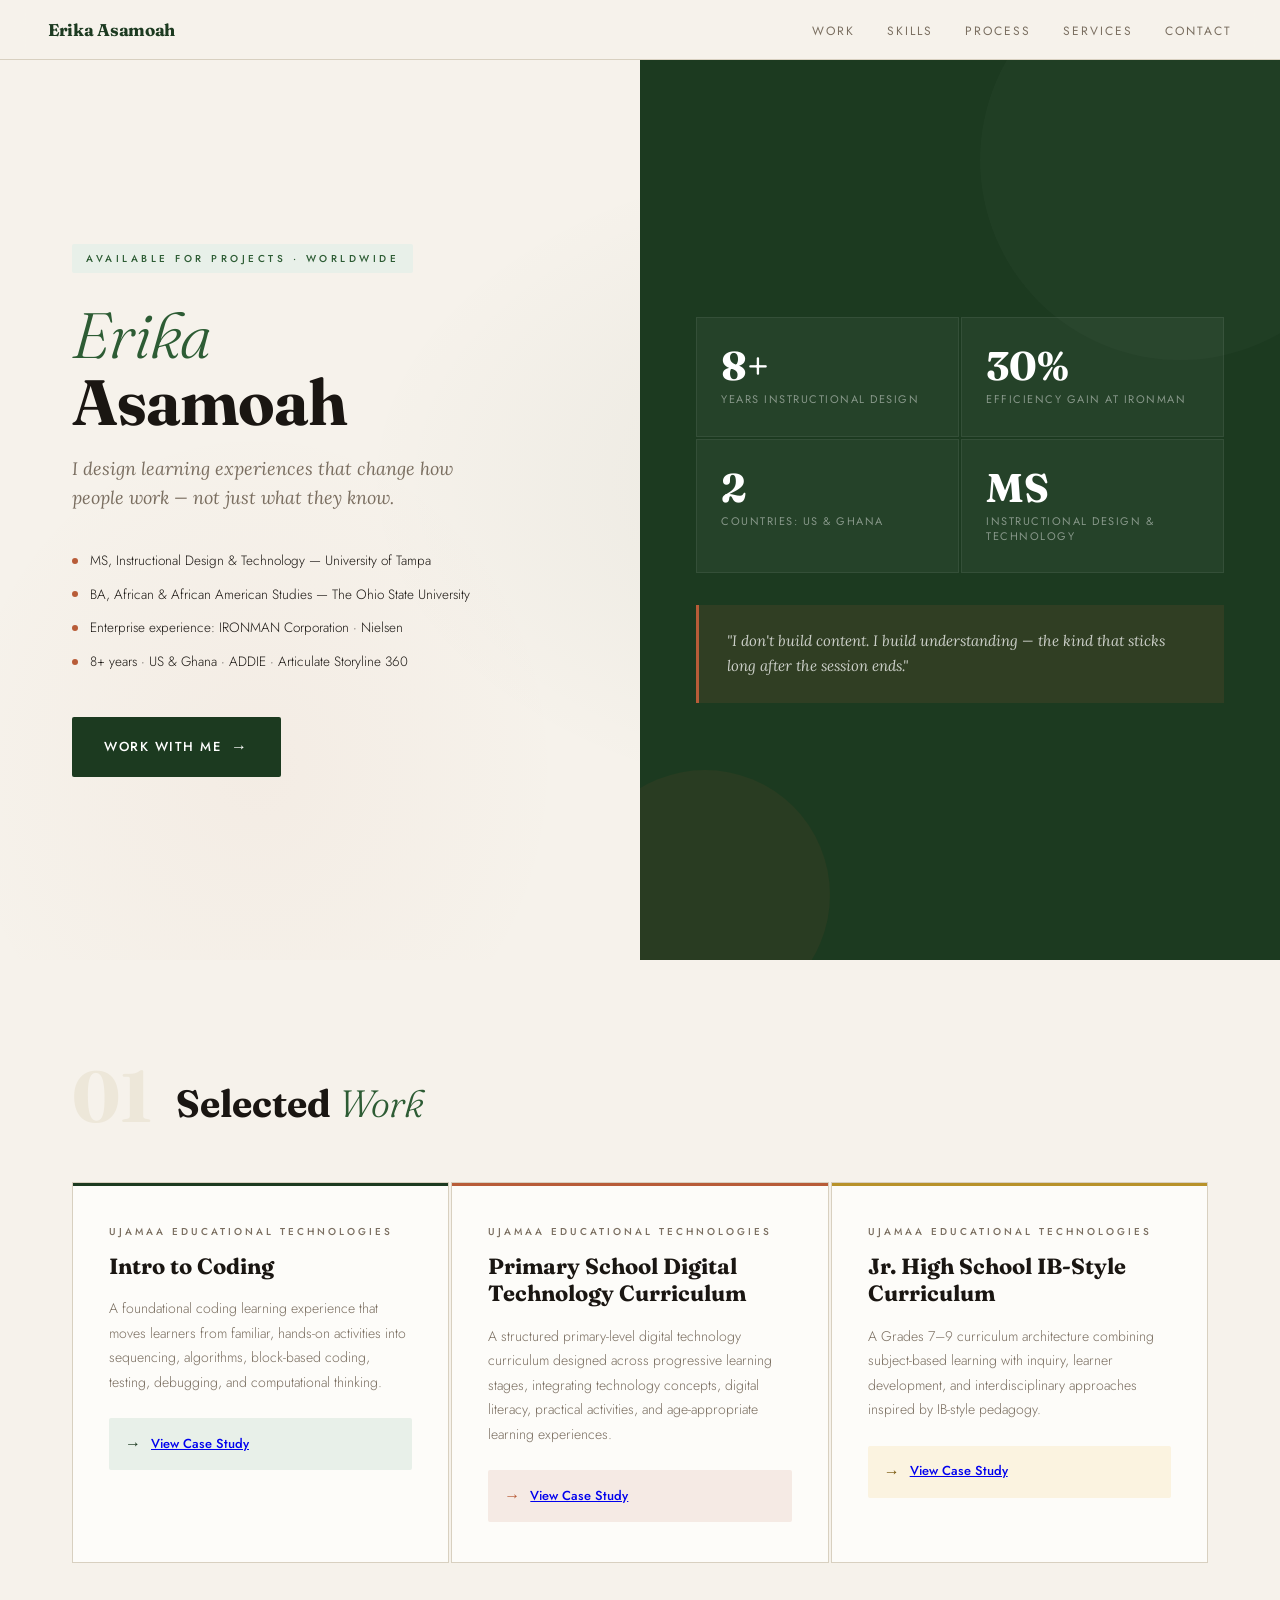
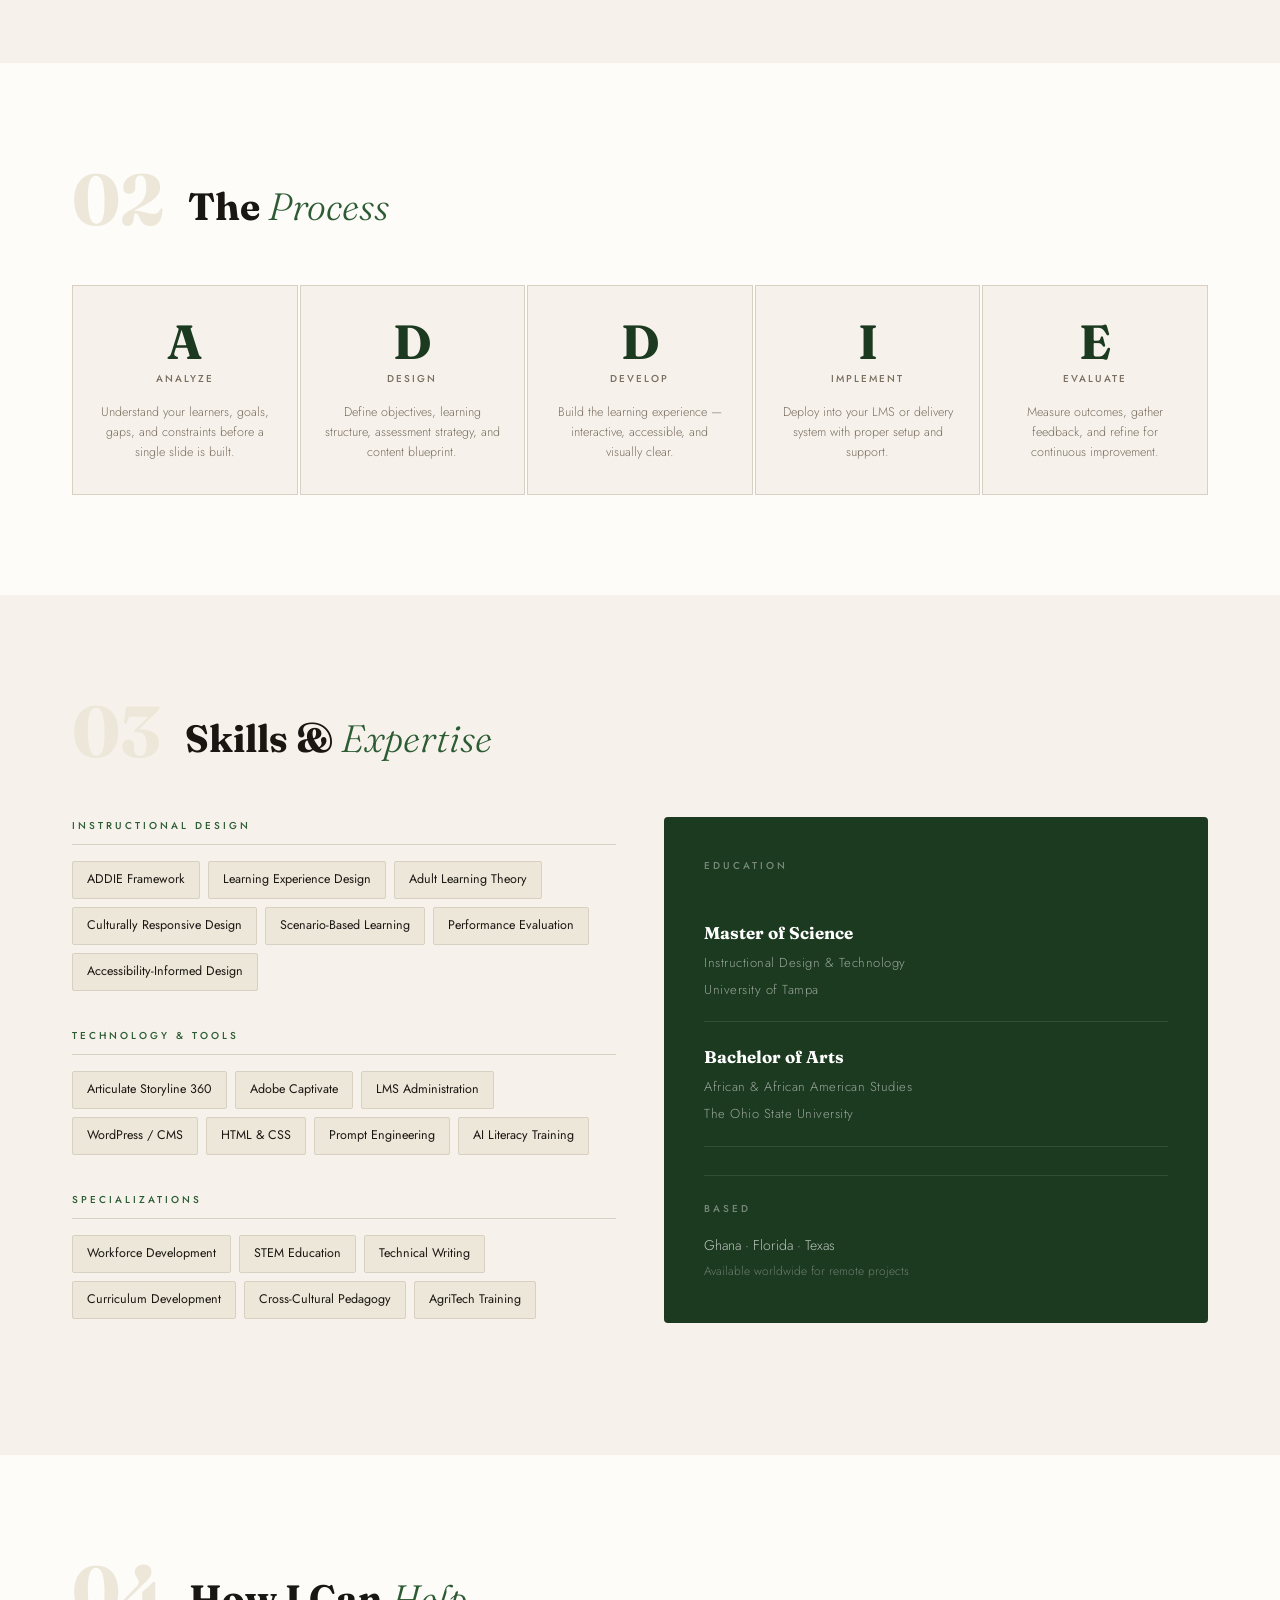
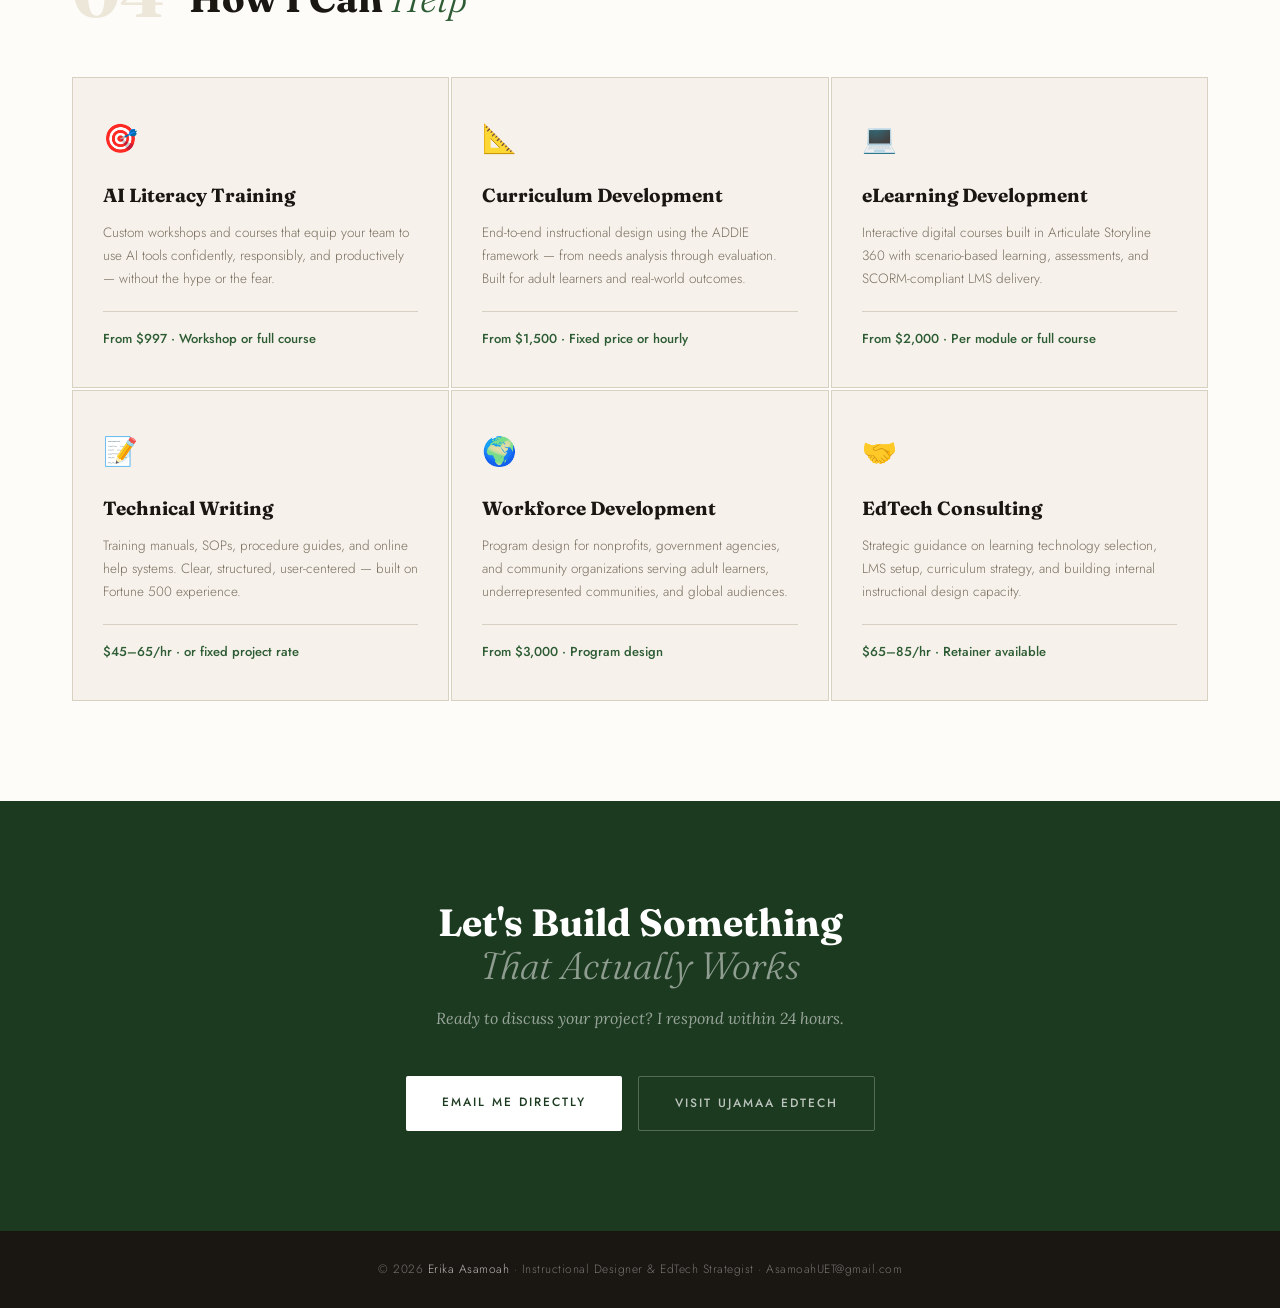
<file: erika_portfolio.html>
<!DOCTYPE html>
<html lang="en">
<head>
<meta charset="UTF-8">
<meta name="viewport" content="width=device-width, initial-scale=1.0">
<title>Erika Asamoah — Instructional Designer & EdTech Strategist</title>
<link href="https://fonts.googleapis.com/css2?family=Fraunces:ital,opsz,wght@0,9..144,300;0,9..144,700;1,9..144,400&family=Lora:ital,wght@0,400;0,600;1,400&family=Jost:wght@300;400;500&display=swap" rel="stylesheet">
<style>
  :root {
    --ivory: #F6F2EB;
    --ivory-dark: #EDE7D9;
    --forest: #1C3A20;
    --forest-mid: #2D5C34;
    --forest-pale: #E8F0E9;
    --rust: #B85C38;
    --rust-pale: #F5EAE4;
    --ink: #1A1612;
    --muted: #7A6E60;
    --border: #D8D0C0;
    --white: #FDFCF9;
  }

  * { margin: 0; padding: 0; box-sizing: border-box; }

  html { scroll-behavior: smooth; }

  body {
    background: var(--ivory);
    color: var(--ink);
    font-family: 'Jost', sans-serif;
    font-weight: 300;
    line-height: 1.75;
  }

  /* ── ANIMATIONS ── */
  @keyframes fadeUp {
    from { opacity: 0; transform: translateY(24px); }
    to   { opacity: 1; transform: translateY(0); }
  }
  @keyframes fadeIn {
    from { opacity: 0; }
    to   { opacity: 1; }
  }
  @keyframes lineGrow {
    from { width: 0; }
    to   { width: 60px; }
  }

  .reveal {
    opacity: 0;
    transform: translateY(20px);
    transition: opacity 0.7s ease, transform 0.7s ease;
  }
  .reveal.visible {
    opacity: 1;
    transform: translateY(0);
  }

  /* ── NAV ── */
  nav {
    position: fixed;
    top: 0; left: 0; right: 0;
    z-index: 100;
    background: rgba(246,242,235,0.92);
    backdrop-filter: blur(12px);
    border-bottom: 1px solid var(--border);
    padding: 0 48px;
    display: flex;
    align-items: center;
    justify-content: space-between;
    height: 60px;
  }
  .nav-brand {
    font-family: 'Fraunces', serif;
    font-size: 17px;
    font-weight: 700;
    color: var(--forest);
    letter-spacing: -0.3px;
  }
  .nav-links {
    display: flex;
    gap: 32px;
    list-style: none;
  }
  .nav-links a {
    font-size: 12px;
    font-weight: 400;
    letter-spacing: 2px;
    text-transform: uppercase;
    color: var(--muted);
    text-decoration: none;
    transition: color 0.2s;
  }
  .nav-links a:hover { color: var(--forest); }

  /* ── HERO ── */
  .hero {
    min-height: 100vh;
    display: grid;
    grid-template-columns: 1fr 1fr;
    align-items: center;
    padding-top: 60px;
    overflow: hidden;
    position: relative;
  }

  .hero-bg {
    position: absolute;
    inset: 0;
    background:
      radial-gradient(ellipse 60% 50% at 70% 50%, rgba(28,58,32,0.06) 0%, transparent 70%),
      radial-gradient(ellipse 40% 60% at 20% 80%, rgba(184,92,56,0.04) 0%, transparent 60%);
    pointer-events: none;
  }

  .hero-left {
    padding: 80px 56px 80px 72px;
    animation: fadeUp 1s ease 0.2s both;
  }

  .hero-tag {
    display: inline-block;
    font-size: 10px;
    font-weight: 500;
    letter-spacing: 3.5px;
    text-transform: uppercase;
    color: var(--forest-mid);
    background: var(--forest-pale);
    padding: 6px 14px;
    border-radius: 2px;
    margin-bottom: 28px;
  }

  h1 {
    font-family: 'Fraunces', serif;
    font-size: clamp(42px, 5vw, 68px);
    font-weight: 700;
    line-height: 1.05;
    color: var(--ink);
    margin-bottom: 8px;
    letter-spacing: -1px;
  }
  h1 .italic-name {
    font-style: italic;
    font-weight: 300;
    color: var(--forest-mid);
  }

  .hero-tagline {
    font-family: 'Lora', serif;
    font-size: 18px;
    color: var(--muted);
    font-style: italic;
    margin: 20px 0 36px;
    max-width: 420px;
    line-height: 1.6;
  }

  .hero-credentials {
    display: flex;
    flex-direction: column;
    gap: 10px;
    margin-bottom: 44px;
  }
  .cred-item {
    display: flex;
    align-items: center;
    gap: 12px;
    font-size: 13.5px;
    color: var(--ink);
  }
  .cred-dot {
    width: 6px; height: 6px;
    background: var(--rust);
    border-radius: 50%;
    flex-shrink: 0;
  }

  .hero-cta {
    display: inline-flex;
    align-items: center;
    gap: 10px;
    background: var(--forest);
    color: #fff;
    text-decoration: none;
    font-size: 13px;
    font-weight: 500;
    letter-spacing: 1.5px;
    text-transform: uppercase;
    padding: 16px 32px;
    border-radius: 2px;
    transition: background 0.2s, transform 0.2s;
  }
  .hero-cta:hover {
    background: var(--forest-mid);
    transform: translateY(-2px);
  }
  .hero-cta-arrow { font-size: 16px; transition: transform 0.2s; }
  .hero-cta:hover .hero-cta-arrow { transform: translateX(4px); }

  .hero-right {
    background: var(--forest);
    height: 100vh;
    display: flex;
    flex-direction: column;
    justify-content: center;
    padding: 80px 56px;
    animation: fadeIn 1.2s ease 0.5s both;
    position: relative;
    overflow: hidden;
  }
  .hero-right::before {
    content: '';
    position: absolute;
    top: -100px; right: -100px;
    width: 400px; height: 400px;
    border-radius: 50%;
    background: rgba(255,255,255,0.02);
  }
  .hero-right::after {
    content: '';
    position: absolute;
    bottom: -60px; left: -60px;
    width: 250px; height: 250px;
    border-radius: 50%;
    background: rgba(184,92,56,0.08);
  }

  .stat-grid {
    display: grid;
    grid-template-columns: 1fr 1fr;
    gap: 2px;
    position: relative;
    z-index: 1;
  }
  .stat-box {
    background: rgba(255,255,255,0.04);
    padding: 28px 24px;
    border: 1px solid rgba(255,255,255,0.07);
    transition: background 0.3s;
  }
  .stat-box:hover { background: rgba(255,255,255,0.07); }
  .stat-number {
    font-family: 'Fraunces', serif;
    font-size: 40px;
    font-weight: 700;
    color: #fff;
    line-height: 1;
    margin-bottom: 6px;
  }
  .stat-label {
    font-size: 11px;
    font-weight: 400;
    letter-spacing: 1.5px;
    text-transform: uppercase;
    color: rgba(255,255,255,0.45);
    line-height: 1.4;
  }

  .hero-quote {
    margin-top: 32px;
    padding: 24px 28px;
    background: rgba(184,92,56,0.12);
    border-left: 3px solid var(--rust);
    position: relative;
    z-index: 1;
  }
  .hero-quote p {
    font-family: 'Lora', serif;
    font-style: italic;
    font-size: 15px;
    color: rgba(255,255,255,0.75);
    line-height: 1.65;
  }

  /* ── SECTIONS ── */
  section { padding: 100px 72px; }
  section:nth-child(even) { background: var(--white); }

  .section-header {
    display: flex;
    align-items: flex-end;
    gap: 24px;
    margin-bottom: 56px;
  }
  .section-num {
    font-family: 'Fraunces', serif;
    font-size: 72px;
    font-weight: 700;
    color: var(--ivory-dark);
    line-height: 1;
    margin-bottom: -6px;
  }
  h2 {
    font-family: 'Fraunces', serif;
    font-size: clamp(26px, 3vw, 38px);
    font-weight: 700;
    color: var(--ink);
    line-height: 1.15;
  }
  h2 em { color: var(--forest-mid); font-style: italic; font-weight: 300; }

  /* ── CASE STUDIES ── */
  .case-grid {
    display: grid;
    grid-template-columns: repeat(auto-fit, minmax(300px, 1fr));
    gap: 2px;
  }
  .case-card {
    background: var(--white);
    padding: 40px 36px;
    border: 1px solid var(--border);
    position: relative;
    overflow: hidden;
    transition: transform 0.3s, box-shadow 0.3s;
  }
  section:nth-child(even) .case-card { background: var(--ivory); }
  .case-card:hover {
    transform: translateY(-4px);
    box-shadow: 0 16px 48px rgba(28,58,32,0.1);
  }
  .case-card::before {
    content: '';
    position: absolute;
    top: 0; left: 0; right: 0;
    height: 3px;
  }
  .case-card.forest::before { background: var(--forest); }
  .case-card.rust::before { background: var(--rust); }
  .case-card.gold::before { background: #B8922A; }

  .case-company {
    font-size: 10px;
    font-weight: 500;
    letter-spacing: 3px;
    text-transform: uppercase;
    color: var(--muted);
    margin-bottom: 12px;
  }
  .case-title {
    font-family: 'Fraunces', serif;
    font-size: 22px;
    font-weight: 700;
    color: var(--ink);
    line-height: 1.25;
    margin-bottom: 16px;
  }
  .case-body {
    font-size: 14px;
    color: var(--muted);
    line-height: 1.75;
    margin-bottom: 24px;
  }
  .case-result {
    display: flex;
    align-items: center;
    gap: 10px;
    padding: 12px 16px;
    border-radius: 2px;
    font-size: 13px;
    font-weight: 500;
  }
  .case-result.forest { background: var(--forest-pale); color: var(--forest); }
  .case-result.rust { background: var(--rust-pale); color: var(--rust); }
  .case-result.gold { background: #FBF3E0; color: #7A5A10; }
  .result-icon { font-size: 16px; }

  /* ── SKILLS ── */
  .skills-layout {
    display: grid;
    grid-template-columns: 1fr 1fr;
    gap: 48px;
    align-items: start;
  }
  .skill-group { margin-bottom: 36px; }
  .skill-group-title {
    font-size: 10px;
    font-weight: 500;
    letter-spacing: 3px;
    text-transform: uppercase;
    color: var(--forest-mid);
    margin-bottom: 16px;
    padding-bottom: 10px;
    border-bottom: 1px solid var(--border);
  }
  .skill-list {
    display: flex;
    flex-wrap: wrap;
    gap: 8px;
  }
  .skill-pill {
    background: var(--ivory-dark);
    color: var(--ink);
    font-size: 12.5px;
    font-weight: 400;
    padding: 7px 14px;
    border-radius: 2px;
    border: 1px solid var(--border);
    transition: background 0.2s, color 0.2s;
  }
  .skill-pill:hover {
    background: var(--forest);
    color: #fff;
    border-color: var(--forest);
  }

  .education-card {
    background: var(--forest);
    color: #fff;
    padding: 40px;
    border-radius: 4px;
  }
  .edu-item {
    padding: 20px 0;
    border-bottom: 1px solid rgba(255,255,255,0.1);
  }
  .edu-item:last-child { border-bottom: none; padding-bottom: 0; }
  .edu-degree {
    font-family: 'Fraunces', serif;
    font-size: 17px;
    font-weight: 700;
    color: #fff;
    margin-bottom: 4px;
  }
  .edu-school {
    font-size: 13px;
    color: rgba(255,255,255,0.55);
    letter-spacing: 0.5px;
  }

  /* ── METHODOLOGY ── */
  .method-steps {
    display: grid;
    grid-template-columns: repeat(5, 1fr);
    gap: 2px;
  }
  .method-step {
    background: var(--white);
    border: 1px solid var(--border);
    padding: 32px 24px;
    text-align: center;
    position: relative;
    transition: background 0.3s;
  }
  section:nth-child(even) .method-step { background: var(--ivory); }
  .method-step:hover { background: var(--forest); }
  .method-step:hover .method-letter,
  .method-step:hover .method-word,
  .method-step:hover .method-desc { color: rgba(255,255,255,0.9); }
  .method-letter {
    font-family: 'Fraunces', serif;
    font-size: 48px;
    font-weight: 700;
    color: var(--forest);
    line-height: 1;
    margin-bottom: 4px;
    transition: color 0.3s;
  }
  .method-word {
    font-size: 10px;
    font-weight: 500;
    letter-spacing: 2px;
    text-transform: uppercase;
    color: var(--muted);
    margin-bottom: 14px;
    transition: color 0.3s;
  }
  .method-desc {
    font-size: 12.5px;
    color: var(--muted);
    line-height: 1.6;
    transition: color 0.3s;
  }

  /* ── SERVICES ── */
  .services-grid {
    display: grid;
    grid-template-columns: repeat(3, 1fr);
    gap: 2px;
  }
  .service-card {
    background: var(--white);
    border: 1px solid var(--border);
    padding: 36px 30px;
    transition: transform 0.3s;
  }
  section:nth-child(even) .service-card { background: var(--ivory); }
  .service-card:hover { transform: translateY(-3px); }
  .service-icon {
    font-size: 28px;
    margin-bottom: 16px;
  }
  .service-title {
    font-family: 'Fraunces', serif;
    font-size: 19px;
    font-weight: 700;
    color: var(--ink);
    margin-bottom: 10px;
  }
  .service-desc {
    font-size: 13.5px;
    color: var(--muted);
    line-height: 1.7;
    margin-bottom: 20px;
  }
  .service-price {
    font-size: 13px;
    font-weight: 500;
    color: var(--forest-mid);
    border-top: 1px solid var(--border);
    padding-top: 16px;
  }

  /* ── CTA ── */
  .cta-section {
    background: var(--forest) !important;
    text-align: center;
    padding: 100px 72px;
  }
  .cta-section h2 {
    color: #fff;
    margin-bottom: 16px;
  }
  .cta-section h2 em { color: rgba(255,255,255,0.5); }
  .cta-sub {
    color: rgba(255,255,255,0.55);
    font-size: 16px;
    max-width: 500px;
    margin: 0 auto 44px;
    font-family: 'Lora', serif;
    font-style: italic;
  }
  .cta-links {
    display: flex;
    gap: 16px;
    justify-content: center;
    flex-wrap: wrap;
  }
  .cta-btn {
    display: inline-block;
    text-decoration: none;
    font-size: 12px;
    font-weight: 500;
    letter-spacing: 2px;
    text-transform: uppercase;
    padding: 16px 36px;
    border-radius: 2px;
    transition: all 0.2s;
  }
  .cta-btn.primary {
    background: #fff;
    color: var(--forest);
  }
  .cta-btn.primary:hover {
    background: var(--ivory);
    transform: translateY(-2px);
  }
  .cta-btn.secondary {
    background: transparent;
    color: rgba(255,255,255,0.7);
    border: 1px solid rgba(255,255,255,0.25);
  }
  .cta-btn.secondary:hover {
    border-color: rgba(255,255,255,0.6);
    color: #fff;
  }

  /* ── FOOTER ── */
  footer {
    background: var(--ink);
    color: rgba(255,255,255,0.4);
    font-size: 12px;
    text-align: center;
    padding: 28px;
    letter-spacing: 0.5px;
  }
  footer span { color: rgba(255,255,255,0.7); }

  /* ── RESPONSIVE ── */
  @media (max-width: 900px) {
    .hero { grid-template-columns: 1fr; }
    .hero-right { height: auto; padding: 60px 40px; }
    .hero-left { padding: 80px 40px 60px; }
    .method-steps { grid-template-columns: repeat(3, 1fr); }
    .services-grid { grid-template-columns: 1fr 1fr; }
    .skills-layout { grid-template-columns: 1fr; }
    section { padding: 72px 40px; }
    nav { padding: 0 24px; }
    .nav-links { gap: 20px; }
  }
  @media (max-width: 600px) {
    .method-steps { grid-template-columns: 1fr 1fr; }
    .services-grid { grid-template-columns: 1fr; }
    section { padding: 60px 24px; }
    .stat-grid { grid-template-columns: 1fr 1fr; }
  }
</style>
</head>
<body>

<!-- NAV -->
<nav>
  <div class="nav-brand">Erika Asamoah</div>
  <ul class="nav-links">
    <li><a href="#work">Work</a></li>
    <li><a href="#skills">Skills</a></li>
    <li><a href="#process">Process</a></li>
    <li><a href="#services">Services</a></li>
    <li><a href="#contact">Contact</a></li>
  </ul>
</nav>

<!-- HERO -->
<div class="hero">
  <div class="hero-bg"></div>
  <div class="hero-left">
    <div class="hero-tag">Available for Projects · Worldwide</div>
    <h1>
      <span class="italic-name">Erika</span><br>Asamoah
    </h1>
    <p class="hero-tagline">
      I design learning experiences that change how people work — not just what they know.
    </p>
    <div class="hero-credentials">
      <div class="cred-item"><span class="cred-dot"></span>MS, Instructional Design & Technology — University of Tampa</div>
      <div class="cred-item"><span class="cred-dot"></span>BA, African & African American Studies — The Ohio State University</div>
      <div class="cred-item"><span class="cred-dot"></span>Enterprise experience: IRONMAN Corporation · Nielsen</div>
      <div class="cred-item"><span class="cred-dot"></span>8+ years · US & Ghana · ADDIE · Articulate Storyline 360</div>
    </div>
    <a href="mailto:AsamoahUET@gmail.com" class="hero-cta">
      Work With Me <span class="hero-cta-arrow">→</span>
    </a>
  </div>

  <div class="hero-right">
    <div class="stat-grid">
      <div class="stat-box">
        <div class="stat-number">8+</div>
        <div class="stat-label">Years Instructional Design</div>
      </div>
      <div class="stat-box">
        <div class="stat-number">30%</div>
        <div class="stat-label">Efficiency Gain at IRONMAN</div>
      </div>
      <div class="stat-box">
        <div class="stat-number">2</div>
        <div class="stat-label">Countries: US & Ghana</div>
      </div>
      <div class="stat-box">
        <div class="stat-number">MS</div>
        <div class="stat-label">Instructional Design & Technology</div>
      </div>
    </div>
    <div class="hero-quote">
      <p>"I don't build content. I build understanding — the kind that sticks long after the session ends."</p>
    </div>
  </div>
</div>

<!-- CASE STUDIES -->
<section id="work">
  <div class="section-header reveal">
    <div class="section-num">01</div>
    <h2>Selected <em>Work</em></h2>
  </div>
  <div class="case-grid">
    <div class="case-card forest reveal">
      <div class="case-company">Ujamaa Educational Technologies</div>
      <div class="case-title">Intro to Coding</div>
      <div class="case-body">
        A foundational coding learning experience that moves learners from familiar, hands-on activities into sequencing, algorithms, block-based coding, testing, debugging, and computational thinking.
      </div>
      <div class="case-result forest">
        <span class="result-icon">→</span>
        <a href="intro-to-coding.html">View Case Study</a>
      </div>
    </div>

    <div class="case-card rust reveal">
      <div class="case-company">Ujamaa Educational Technologies</div>
      <div class="case-title">Primary School Digital Technology Curriculum</div>
      <div class="case-body">
        A structured primary-level digital technology curriculum designed across progressive learning stages, integrating technology concepts, digital literacy, practical activities, and age-appropriate learning experiences.
      </div>
      <div class="case-result rust">
        <span class="result-icon">→</span>
        <a href="primary-digital-technology.html">View Case Study</a>
      </div>
    </div>

    <div class="case-card gold reveal">
      <div class="case-company">Ujamaa Educational Technologies</div>
      <div class="case-title">Jr. High School IB-Style Curriculum</div>
      <div class="case-body">
        A Grades 7–9 curriculum architecture combining subject-based learning with inquiry, learner development, and interdisciplinary approaches inspired by IB-style pedagogy.
      </div>
      <div class="case-result gold">
        <span class="result-icon">→</span>
        <a href="junior-high-ib-style.html">View Case Study</a>
      </div>
    </div>
    
    </div>

  </div>
</section>

<!-- METHODOLOGY -->
<section id="process">
  <div class="section-header reveal">
    <div class="section-num">02</div>
    <h2>The <em>Process</em></h2>
  </div>
  <div class="method-steps">
    <div class="method-step reveal">
      <div class="method-letter">A</div>
      <div class="method-word">Analyze</div>
      <div class="method-desc">Understand your learners, goals, gaps, and constraints before a single slide is built.</div>
    </div>
    <div class="method-step reveal">
      <div class="method-letter">D</div>
      <div class="method-word">Design</div>
      <div class="method-desc">Define objectives, learning structure, assessment strategy, and content blueprint.</div>
    </div>
    <div class="method-step reveal">
      <div class="method-letter">D</div>
      <div class="method-word">Develop</div>
      <div class="method-desc">Build the learning experience — interactive, accessible, and visually clear.</div>
    </div>
    <div class="method-step reveal">
      <div class="method-letter">I</div>
      <div class="method-word">Implement</div>
      <div class="method-desc">Deploy into your LMS or delivery system with proper setup and support.</div>
    </div>
    <div class="method-step reveal">
      <div class="method-letter">E</div>
      <div class="method-word">Evaluate</div>
      <div class="method-desc">Measure outcomes, gather feedback, and refine for continuous improvement.</div>
    </div>
  </div>
</section>

<!-- SKILLS -->
<section id="skills">
  <div class="section-header reveal">
    <div class="section-num">03</div>
    <h2>Skills & <em>Expertise</em></h2>
  </div>
  <div class="skills-layout">
    <div>
      <div class="skill-group reveal">
        <div class="skill-group-title">Instructional Design</div>
        <div class="skill-list">
          <span class="skill-pill">ADDIE Framework</span>
          <span class="skill-pill">Learning Experience Design</span>
          <span class="skill-pill">Adult Learning Theory</span>
          <span class="skill-pill">Culturally Responsive Design</span>
          <span class="skill-pill">Scenario-Based Learning</span>
          <span class="skill-pill">Performance Evaluation</span>
          <span class="skill-pill">Accessibility-Informed Design</span>
        </div>
      </div>
      <div class="skill-group reveal">
        <div class="skill-group-title">Technology & Tools</div>
        <div class="skill-list">
          <span class="skill-pill">Articulate Storyline 360</span>
          <span class="skill-pill">Adobe Captivate</span>
          <span class="skill-pill">LMS Administration</span>
          <span class="skill-pill">WordPress / CMS</span>
          <span class="skill-pill">HTML & CSS</span>
          <span class="skill-pill">Prompt Engineering</span>
          <span class="skill-pill">AI Literacy Training</span>
        </div>
      </div>
      <div class="skill-group reveal">
        <div class="skill-group-title">Specializations</div>
        <div class="skill-list">
          <span class="skill-pill">Workforce Development</span>
          <span class="skill-pill">STEM Education</span>
          <span class="skill-pill">Technical Writing</span>
          <span class="skill-pill">Curriculum Development</span>
          <span class="skill-pill">Cross-Cultural Pedagogy</span>
          <span class="skill-pill">AgriTech Training</span>
        </div>
      </div>
    </div>
    <div class="reveal">
      <div class="education-card">
        <div style="font-size:10px; font-weight:500; letter-spacing:3px; text-transform:uppercase; color:rgba(255,255,255,0.4); margin-bottom:24px;">Education</div>
        <div class="edu-item">
          <div class="edu-degree">Master of Science</div>
          <div class="edu-school">Instructional Design & Technology</div>
          <div class="edu-school" style="margin-top:4px;">University of Tampa</div>
        </div>
        <div class="edu-item">
          <div class="edu-degree">Bachelor of Arts</div>
          <div class="edu-school">African & African American Studies</div>
          <div class="edu-school" style="margin-top:4px;">The Ohio State University</div>
        </div>
        <div style="margin-top:28px; padding-top:24px; border-top:1px solid rgba(255,255,255,0.1);">
          <div style="font-size:10px; font-weight:500; letter-spacing:3px; text-transform:uppercase; color:rgba(255,255,255,0.4); margin-bottom:16px;">Based</div>
          <div style="font-size:14px; color:rgba(255,255,255,0.7); line-height:1.8;">
            Ghana · Florida · Texas<br>
            <span style="font-size:12px; color:rgba(255,255,255,0.35);">Available worldwide for remote projects</span>
          </div>
        </div>
      </div>
    </div>
  </div>
</section>

<!-- SERVICES -->
<section id="services">
  <div class="section-header reveal">
    <div class="section-num">04</div>
    <h2>How I Can <em>Help</em></h2>
  </div>
  <div class="services-grid">
    <div class="service-card reveal">
      <div class="service-icon">🎯</div>
      <div class="service-title">AI Literacy Training</div>
      <div class="service-desc">Custom workshops and courses that equip your team to use AI tools confidently, responsibly, and productively — without the hype or the fear.</div>
      <div class="service-price">From $997 · Workshop or full course</div>
    </div>
    <div class="service-card reveal">
      <div class="service-icon">📐</div>
      <div class="service-title">Curriculum Development</div>
      <div class="service-desc">End-to-end instructional design using the ADDIE framework — from needs analysis through evaluation. Built for adult learners and real-world outcomes.</div>
      <div class="service-price">From $1,500 · Fixed price or hourly</div>
    </div>
    <div class="service-card reveal">
      <div class="service-icon">💻</div>
      <div class="service-title">eLearning Development</div>
      <div class="service-desc">Interactive digital courses built in Articulate Storyline 360 with scenario-based learning, assessments, and SCORM-compliant LMS delivery.</div>
      <div class="service-price">From $2,000 · Per module or full course</div>
    </div>
    <div class="service-card reveal">
      <div class="service-icon">📝</div>
      <div class="service-title">Technical Writing</div>
      <div class="service-desc">Training manuals, SOPs, procedure guides, and online help systems. Clear, structured, user-centered — built on Fortune 500 experience.</div>
      <div class="service-price">$45–65/hr · or fixed project rate</div>
    </div>
    <div class="service-card reveal">
      <div class="service-icon">🌍</div>
      <div class="service-title">Workforce Development</div>
      <div class="service-desc">Program design for nonprofits, government agencies, and community organizations serving adult learners, underrepresented communities, and global audiences.</div>
      <div class="service-price">From $3,000 · Program design</div>
    </div>
    <div class="service-card reveal">
      <div class="service-icon">🤝</div>
      <div class="service-title">EdTech Consulting</div>
      <div class="service-desc">Strategic guidance on learning technology selection, LMS setup, curriculum strategy, and building internal instructional design capacity.</div>
      <div class="service-price">$65–85/hr · Retainer available</div>
    </div>
  </div>
</section>

<!-- CTA -->
<section class="cta-section" id="contact">
  <h2 class="reveal">Let's Build Something<br><em>That Actually Works</em></h2>
  <p class="cta-sub reveal">Ready to discuss your project? I respond within 24 hours.</p>
  <div class="cta-links reveal">
    <a href="mailto:AsamoahUET@gmail.com" class="cta-btn primary">Email Me Directly</a>
    <a href="https://ujamaaedtech.github.io" target="_blank" class="cta-btn secondary">Visit Ujamaa EdTech</a>
  </div>
</section>

<footer>
  © 2026 <span>Erika Asamoah</span> · Instructional Designer & EdTech Strategist · AsamoahUET@gmail.com
</footer>

<script>
  // Scroll reveal
  const observer = new IntersectionObserver((entries) => {
    entries.forEach((entry, i) => {
      if (entry.isIntersecting) {
        setTimeout(() => {
          entry.target.classList.add('visible');
        }, 80);
        observer.unobserve(entry.target);
      }
    });
  }, { threshold: 0.1, rootMargin: '0px 0px -40px 0px' });

  document.querySelectorAll('.reveal').forEach(el => observer.observe(el));

  // Stagger siblings
  document.querySelectorAll('.case-grid, .method-steps, .services-grid, .stat-grid').forEach(grid => {
    grid.querySelectorAll('.reveal').forEach((el, i) => {
      el.style.transitionDelay = `${i * 80}ms`;
    });
  });
</script>

</body>
</html>
</file>
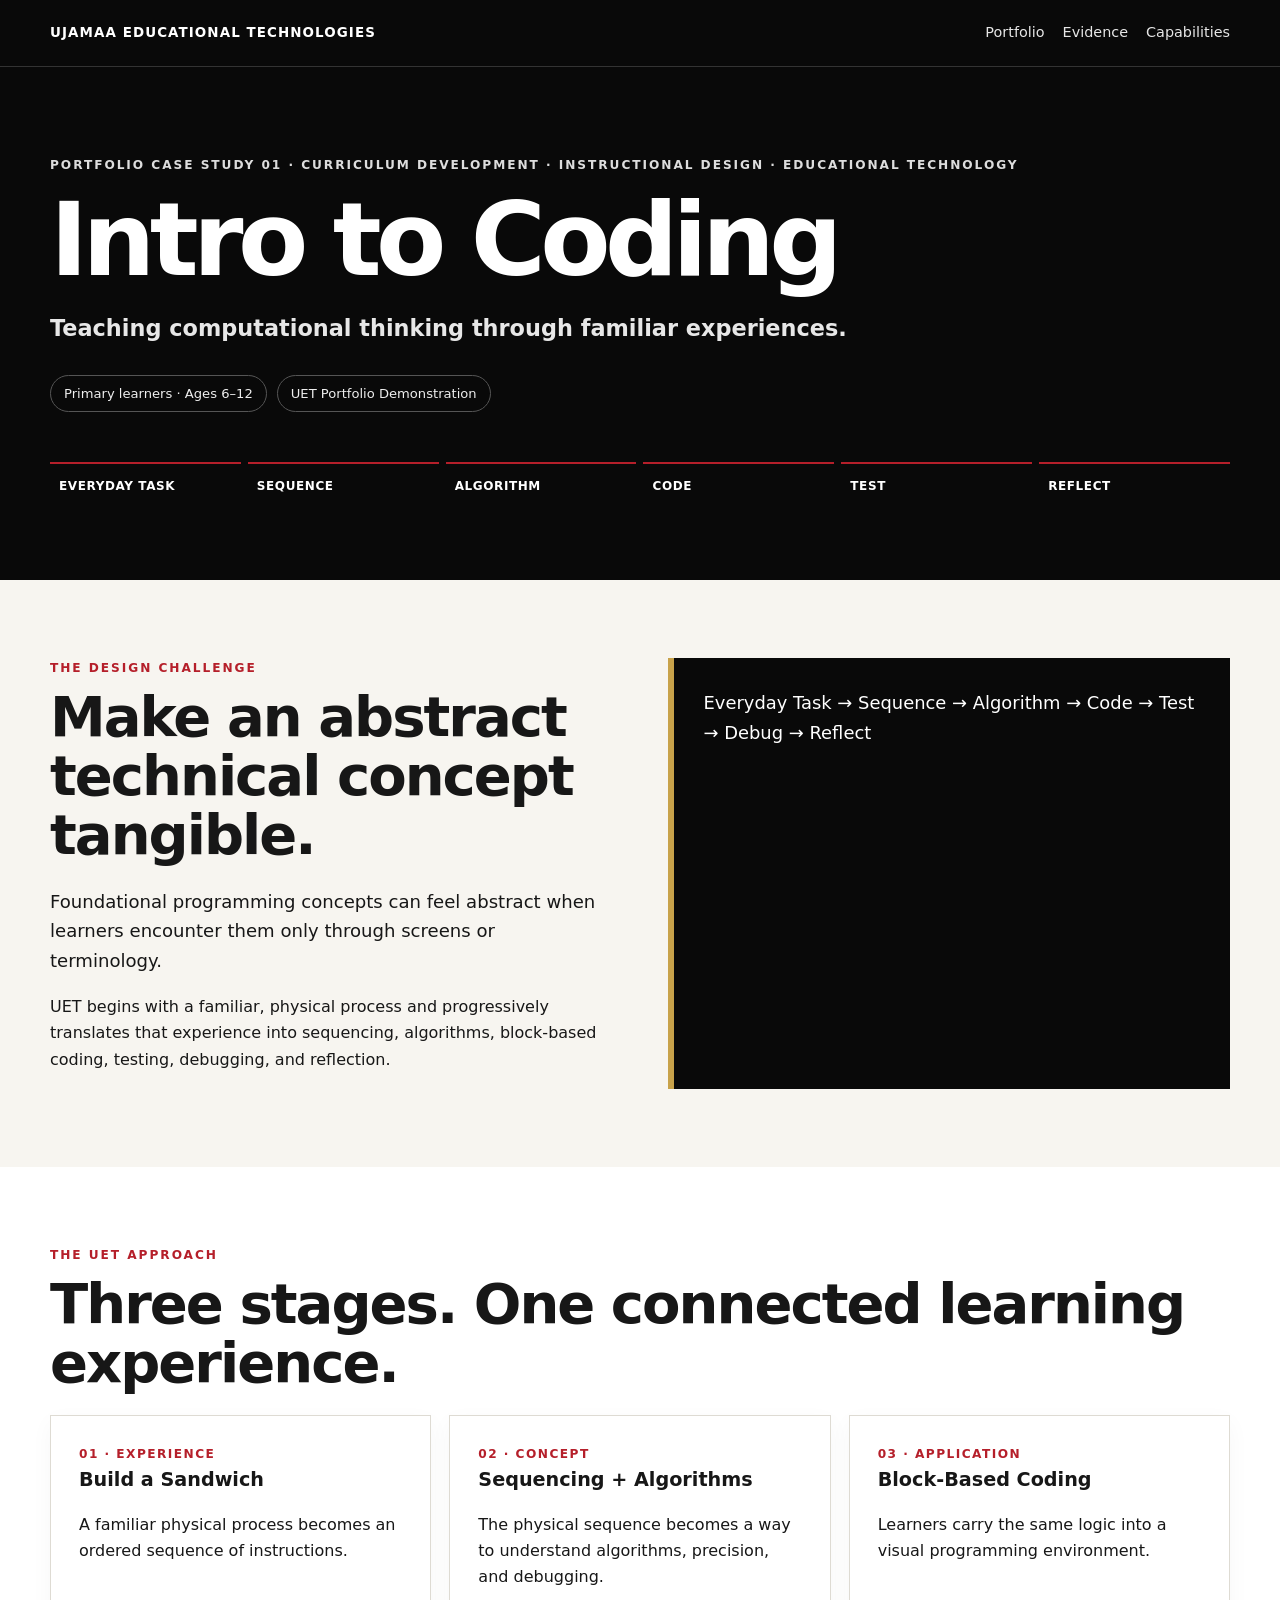
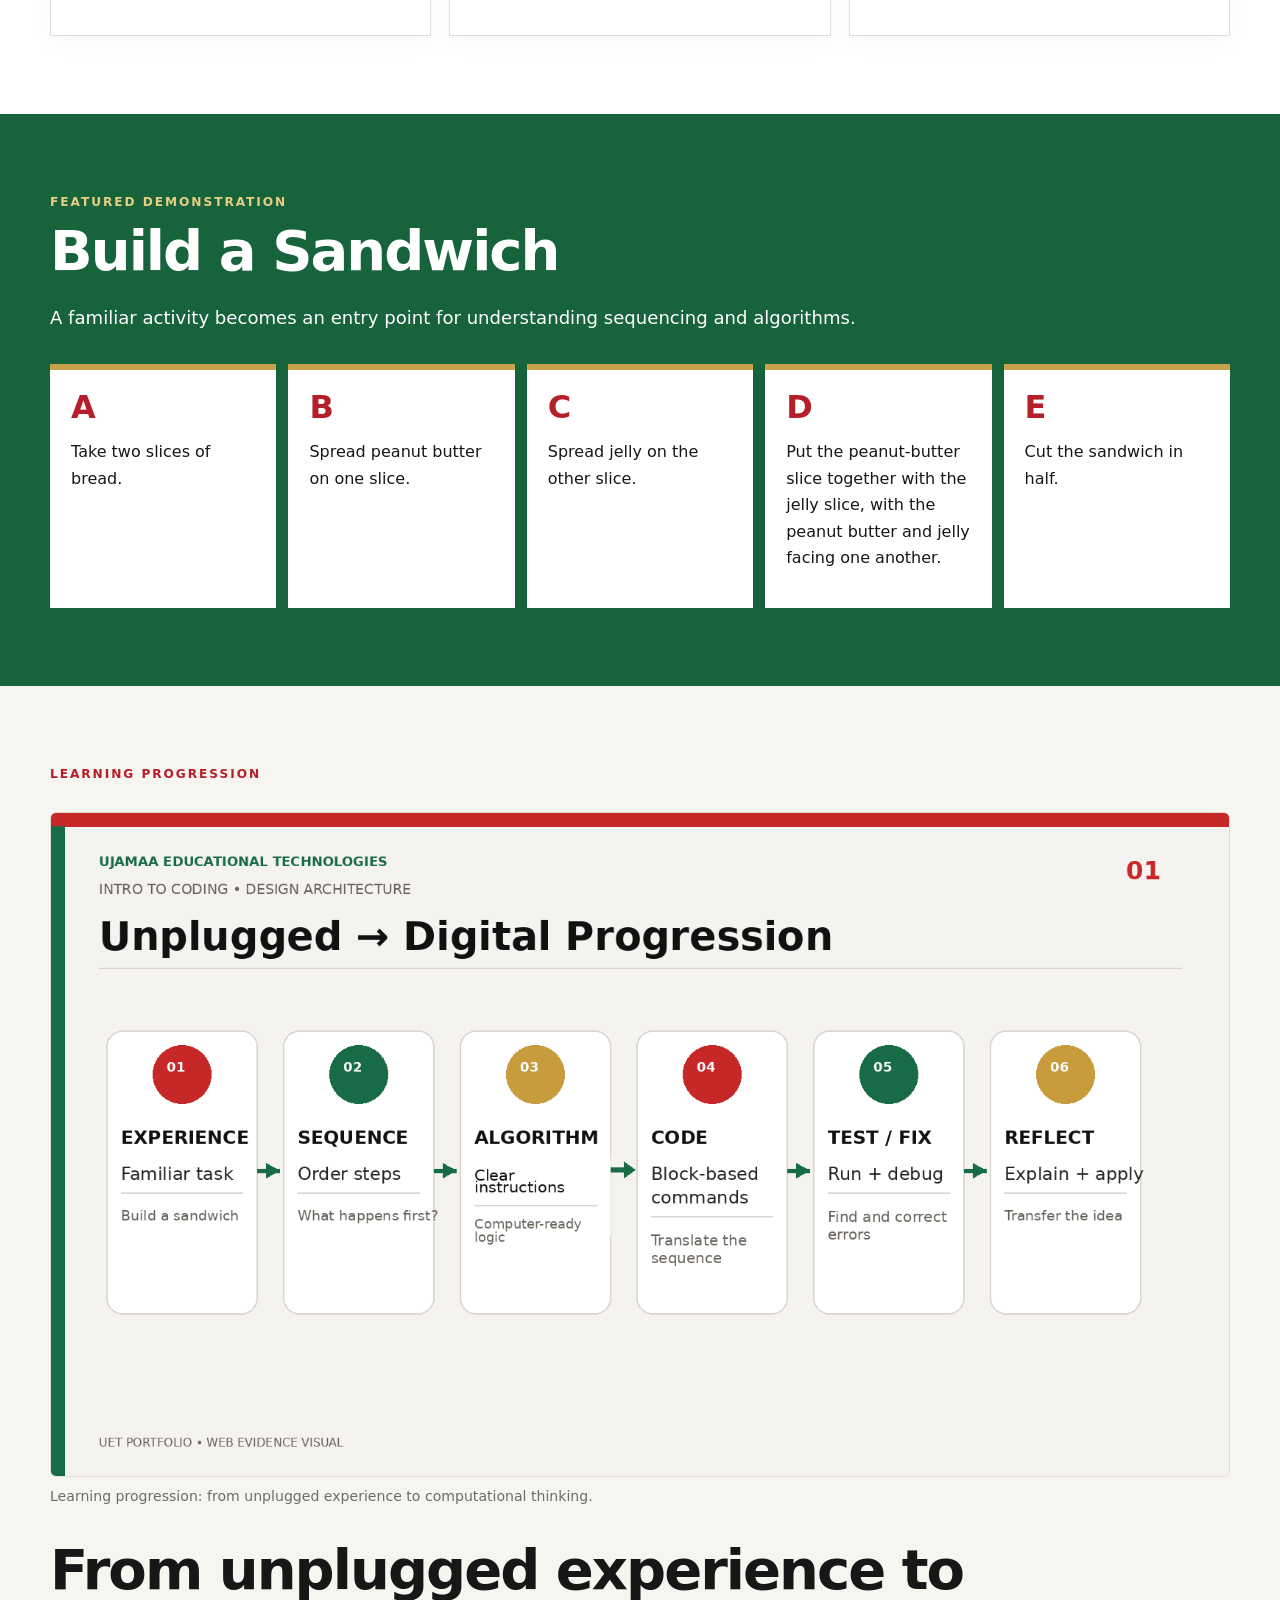
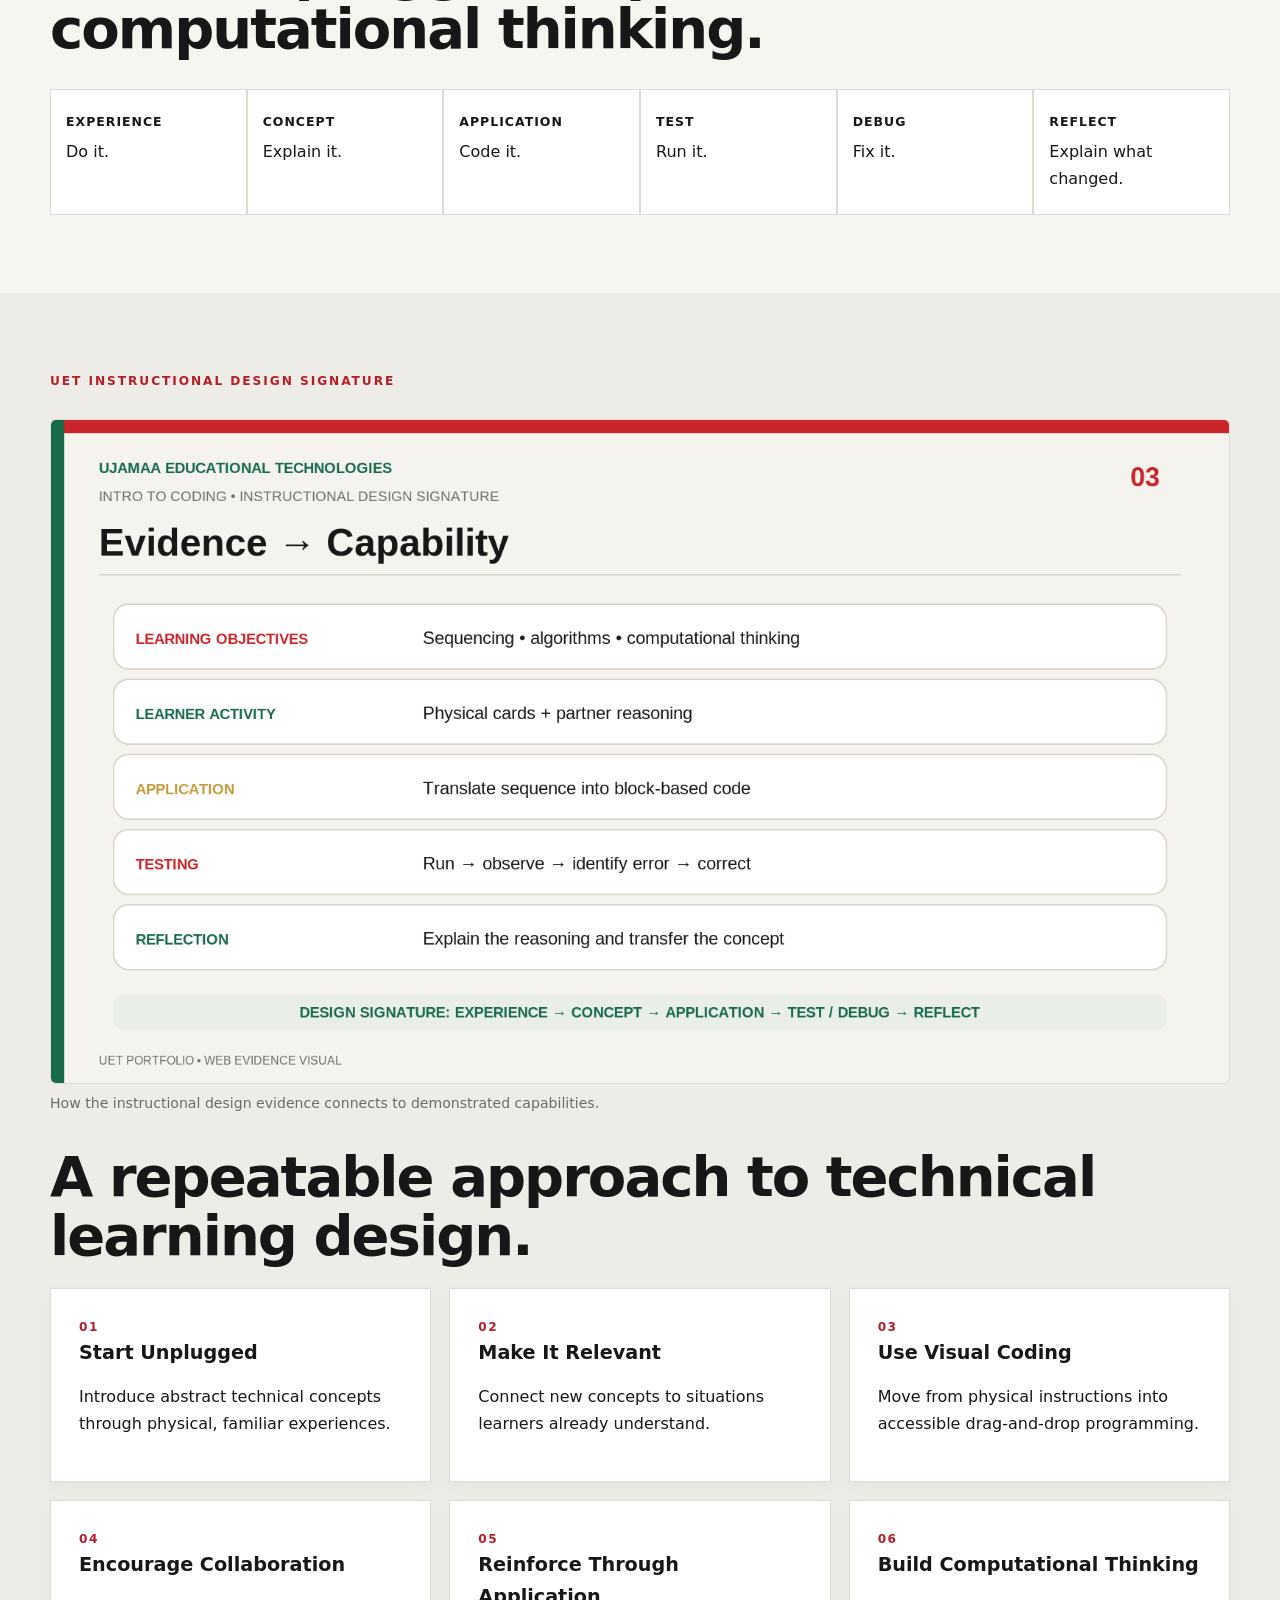
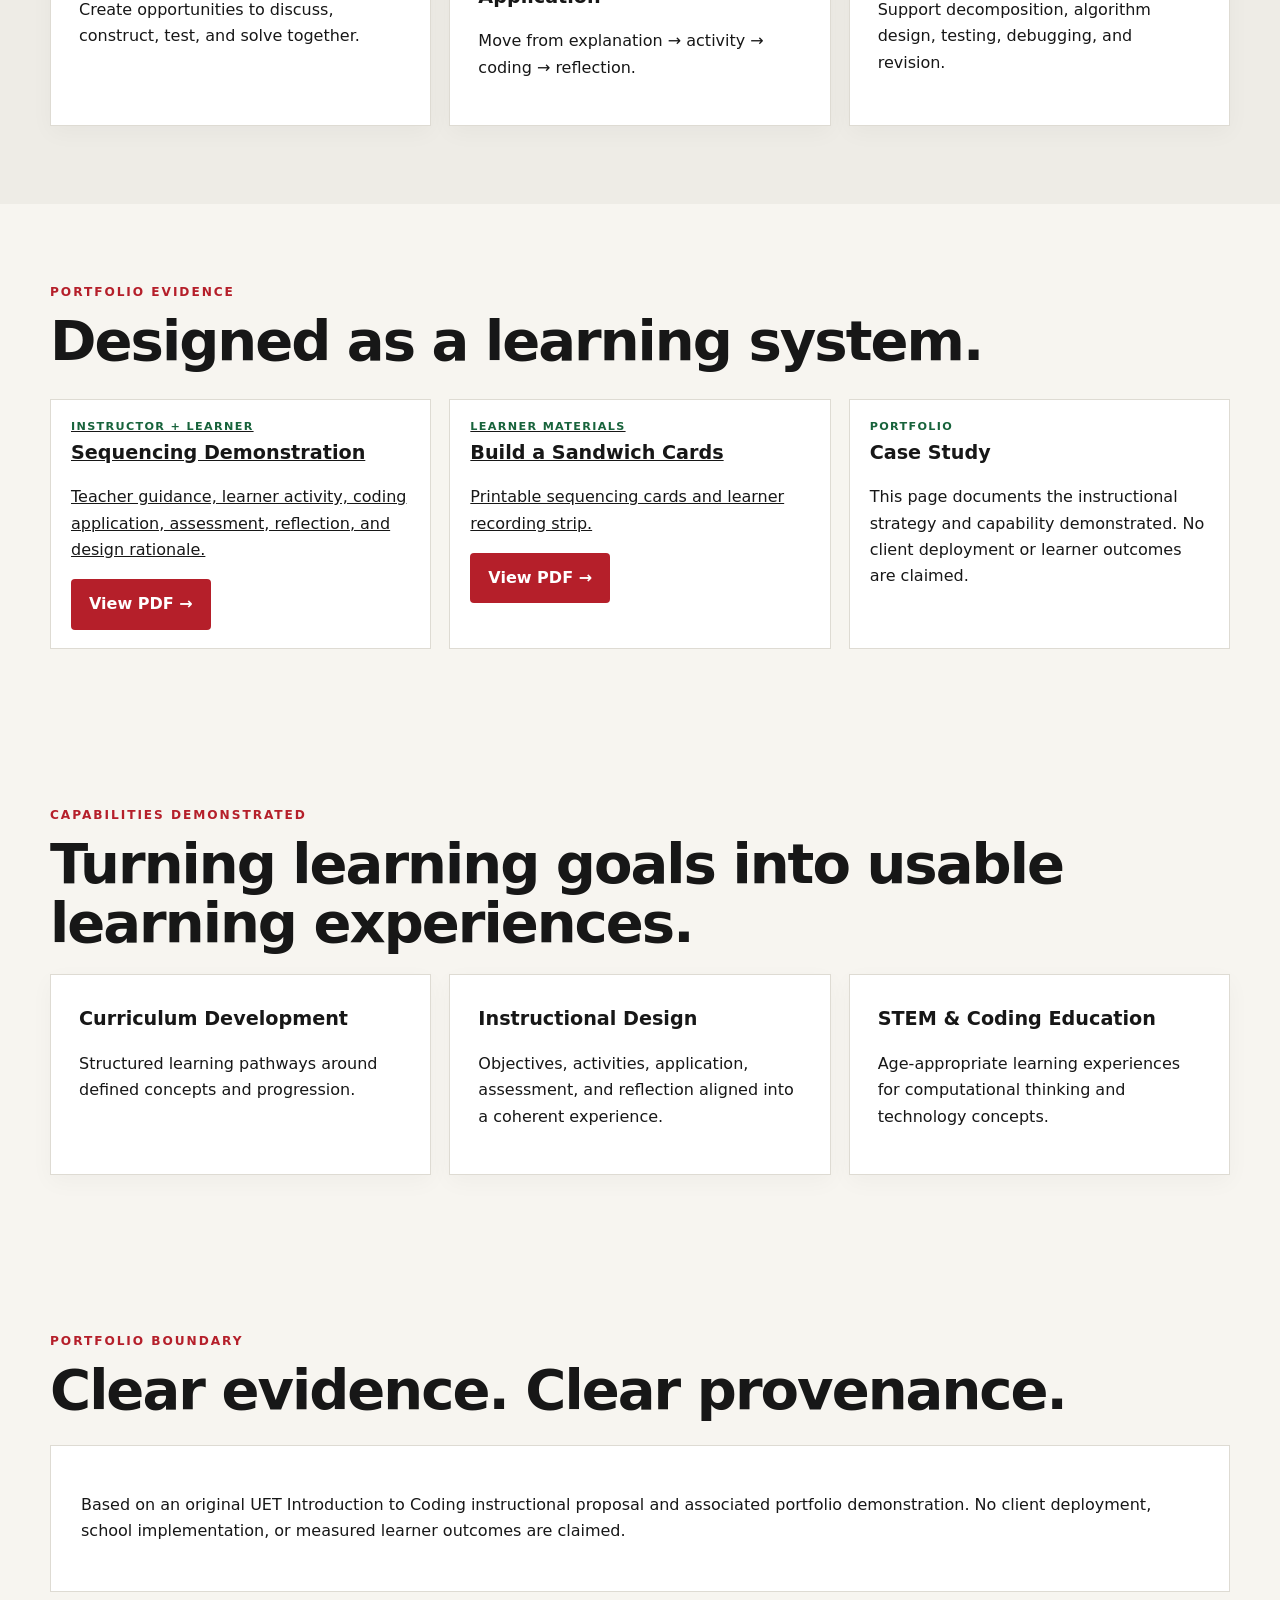
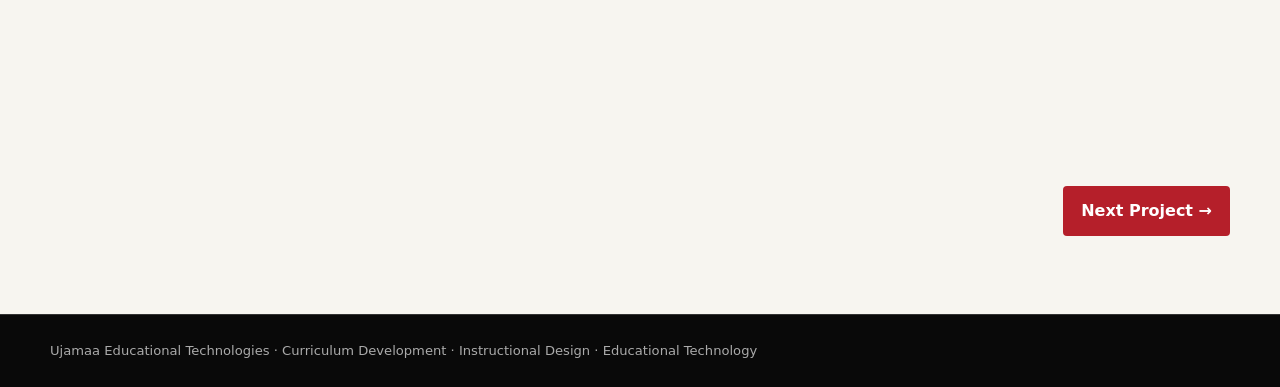
<file: intro-to-coding.html>
<!doctype html><html lang="en"><head><meta charset="utf-8"><meta name="viewport" content="width=device-width,initial-scale=1"><meta name="description" content="Intro to Coding | Ujamaa Educational Technologies"><title>Intro to Coding | Ujamaa Educational Technologies</title><link rel="stylesheet" href="styles.css"></head><body>
<nav class="nav"><div class="container nav-inner"><div class="brand">Ujamaa Educational Technologies</div><div class="nav-links"><a href="erika_portfolio.html">Portfolio</a><a href="#evidence">Evidence</a><a href="#capabilities">Capabilities</a></div></div></nav>
<header class="hero"><div class="container"><div class="eyebrow">Portfolio Case Study 01 · Curriculum Development · Instructional Design · Educational Technology</div><h1>Intro to Coding</h1><p class="lede"><strong>Teaching computational thinking through familiar experiences.</strong></p><div class="meta"><span class="pill">Primary learners · Ages 6–12</span><span class="pill">UET Portfolio Demonstration</span></div><div class="flow"><div>Everyday Task</div><div>Sequence</div><div>Algorithm</div><div>Code</div><div>Test</div><div>Reflect</div></div></div></header>

<section><div class="container"><div class="grid2"><div><div class="section-label">The Design Challenge</div><h2>Make an abstract technical concept tangible.</h2><p class="lead">Foundational programming concepts can feel abstract when learners encounter them only through screens or terminology.</p><p>UET begins with a familiar, physical process and progressively translates that experience into sequencing, algorithms, block-based coding, testing, debugging, and reflection.</p></div><div class="callout">Everyday Task → Sequence → Algorithm → Code → Test → Debug → Reflect</div></div></div></section>
<section style="background:#fff"><div class="container"><div class="section-label">The UET Approach</div><h2>Three stages. One connected learning experience.</h2><div class="cards"><article class="card"><div class="num">01 · EXPERIENCE</div><h3>Build a Sandwich</h3><p>A familiar physical process becomes an ordered sequence of instructions.</p></article><article class="card"><div class="num">02 · CONCEPT</div><h3>Sequencing + Algorithms</h3><p>The physical sequence becomes a way to understand algorithms, precision, and debugging.</p></article><article class="card"><div class="num">03 · APPLICATION</div><h3>Block-Based Coding</h3><p>Learners carry the same logic into a visual programming environment.</p></article></div></div></section>
<section class="darkgreen"><div class="container"><div class="section-label">Featured Demonstration</div><h2>Build a Sandwich</h2><p class="lead">A familiar activity becomes an entry point for understanding sequencing and algorithms.</p><div class="sequence"><div class="step"><strong>A</strong><p>Take two slices of bread.</p></div><div class="step"><strong>B</strong><p>Spread peanut butter on one slice.</p></div><div class="step"><strong>C</strong><p>Spread jelly on the other slice.</p></div><div class="step"><strong>D</strong><p>Put the peanut-butter slice together with the jelly slice, with the peanut butter and jelly facing one another.</p></div><div class="step"><strong>E</strong><p>Cut the sandwich in half.</p></div></div></div></section>
<section><div class="container"><div class="section-label">Learning Progression</div><figure class="visual-evidence"><img src="assets/01_intro-coding_progression_CORRECTED.png" alt="Intro to Coding learning progression from unplugged activities to computational thinking" loading="lazy"><figcaption>Learning progression: from unplugged experience to computational thinking.</figcaption></figure>
<h2>From unplugged experience to computational thinking.</h2><div class="progress"><div><b>Experience</b>Do it.</div><div><b>Concept</b>Explain it.</div><div><b>Application</b>Code it.</div><div><b>Test</b>Run it.</div><div><b>Debug</b>Fix it.</div><div><b>Reflect</b>Explain what changed.</div></div></div></section>
<section class="soft"><div class="container"><div class="section-label">UET Instructional Design Signature</div><figure class="visual-evidence"><img src="assets/03_intro-coding_evidence-signature_FIXED.png" alt="UET instructional design evidence-to-capability signature" loading="lazy"><figcaption>How the instructional design evidence connects to demonstrated capabilities.</figcaption></figure>
<h2>A repeatable approach to technical learning design.</h2><div class="cards"><article class="card"><div class="num">01</div><h3>Start Unplugged</h3><p>Introduce abstract technical concepts through physical, familiar experiences.</p></article><article class="card"><div class="num">02</div><h3>Make It Relevant</h3><p>Connect new concepts to situations learners already understand.</p></article><article class="card"><div class="num">03</div><h3>Use Visual Coding</h3><p>Move from physical instructions into accessible drag-and-drop programming.</p></article><article class="card"><div class="num">04</div><h3>Encourage Collaboration</h3><p>Create opportunities to discuss, construct, test, and solve together.</p></article><article class="card"><div class="num">05</div><h3>Reinforce Through Application</h3><p>Move from explanation → activity → coding → reflection.</p></article><article class="card"><div class="num">06</div><h3>Build Computational Thinking</h3><p>Support decomposition, algorithm design, testing, debugging, and revision.</p></article></div></div></section>
<section id="evidence"><div class="container"><div class="section-label">Portfolio Evidence</div><h2>Designed as a learning system.</h2><div class="evidence-grid"><a class="evidence" href="assets/intro-to-coding/UET_Intro_to_Coding_Sequencing_Demonstration.pdf"><div class="tag">Instructor + Learner</div><h3>Sequencing Demonstration</h3><p>Teacher guidance, learner activity, coding application, assessment, reflection, and design rationale.</p><span class="button">View PDF →</span></a><a class="evidence" href="assets/intro-to-coding/UET_Build_a_Sandwich_Sequencing_Cards.pdf"><div class="tag">Learner Materials</div><h3>Build a Sandwich Cards</h3><p>Printable sequencing cards and learner recording strip.</p><span class="button">View PDF →</span></a><div class="evidence"><div class="tag">Portfolio</div><h3>Case Study</h3><p>This page documents the instructional strategy and capability demonstrated. No client deployment or learner outcomes are claimed.</p></div></div></div></section>
<section id="capabilities"><div class="container"><div class="section-label">Capabilities Demonstrated</div><h2>Turning learning goals into usable learning experiences.</h2><div class="cards"><div class="card"><h3>Curriculum Development</h3><p>Structured learning pathways around defined concepts and progression.</p></div><div class="card"><h3>Instructional Design</h3><p>Objectives, activities, application, assessment, and reflection aligned into a coherent experience.</p></div><div class="card"><h3>STEM & Coding Education</h3><p>Age-appropriate learning experiences for computational thinking and technology concepts.</p></div></div></div></section>
<section><div class="container"><div class="section-label">Portfolio Boundary</div><h2>Clear evidence. Clear provenance.</h2><div class="boundary"><p>Based on an original UET Introduction to Coding instructional proposal and associated portfolio demonstration. No client deployment, school implementation, or measured learner outcomes are claimed.</p></div></div></section>

<section><div class="container"><div class="project-nav"><span></span><a class="button" href="primary-digital-technology.html">Next Project →</a></div></div></section>
<footer><div class="container">Ujamaa Educational Technologies · Curriculum Development · Instructional Design · Educational Technology</div></footer>
</body></html>
</file>
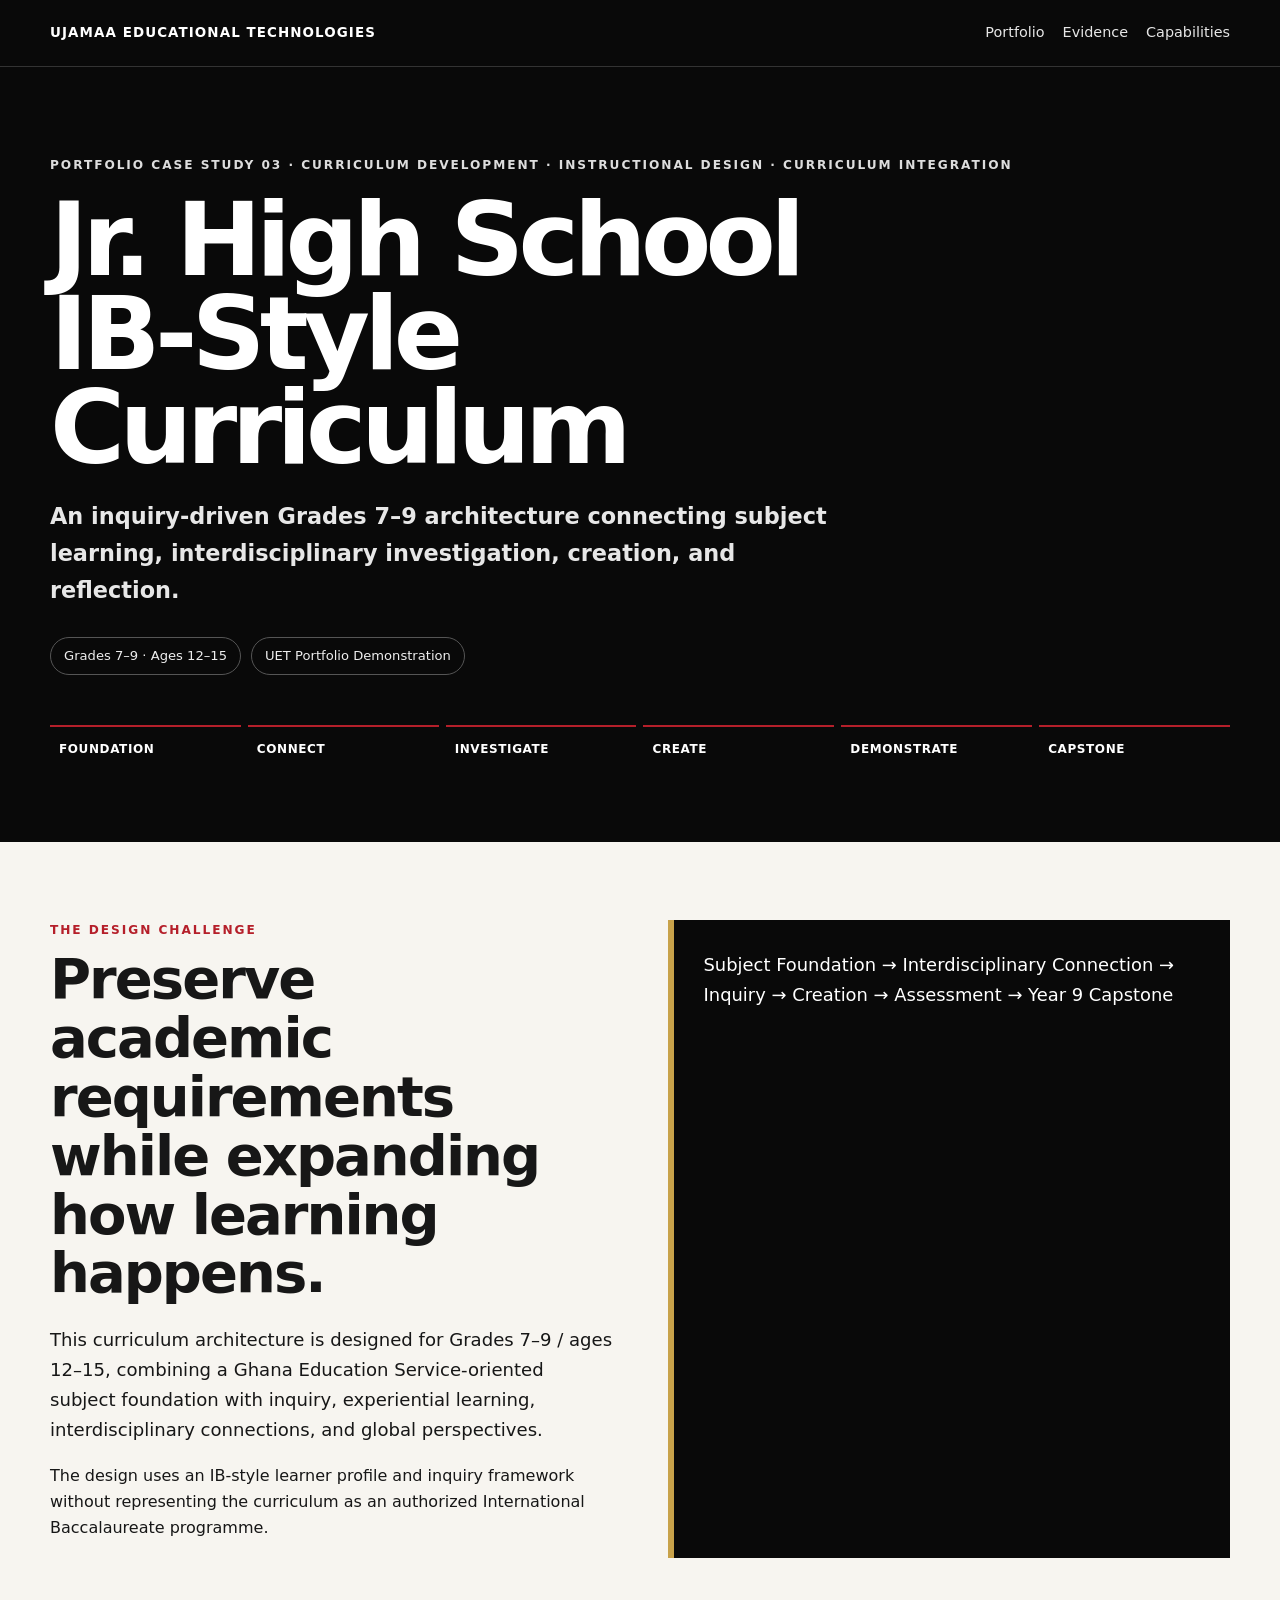
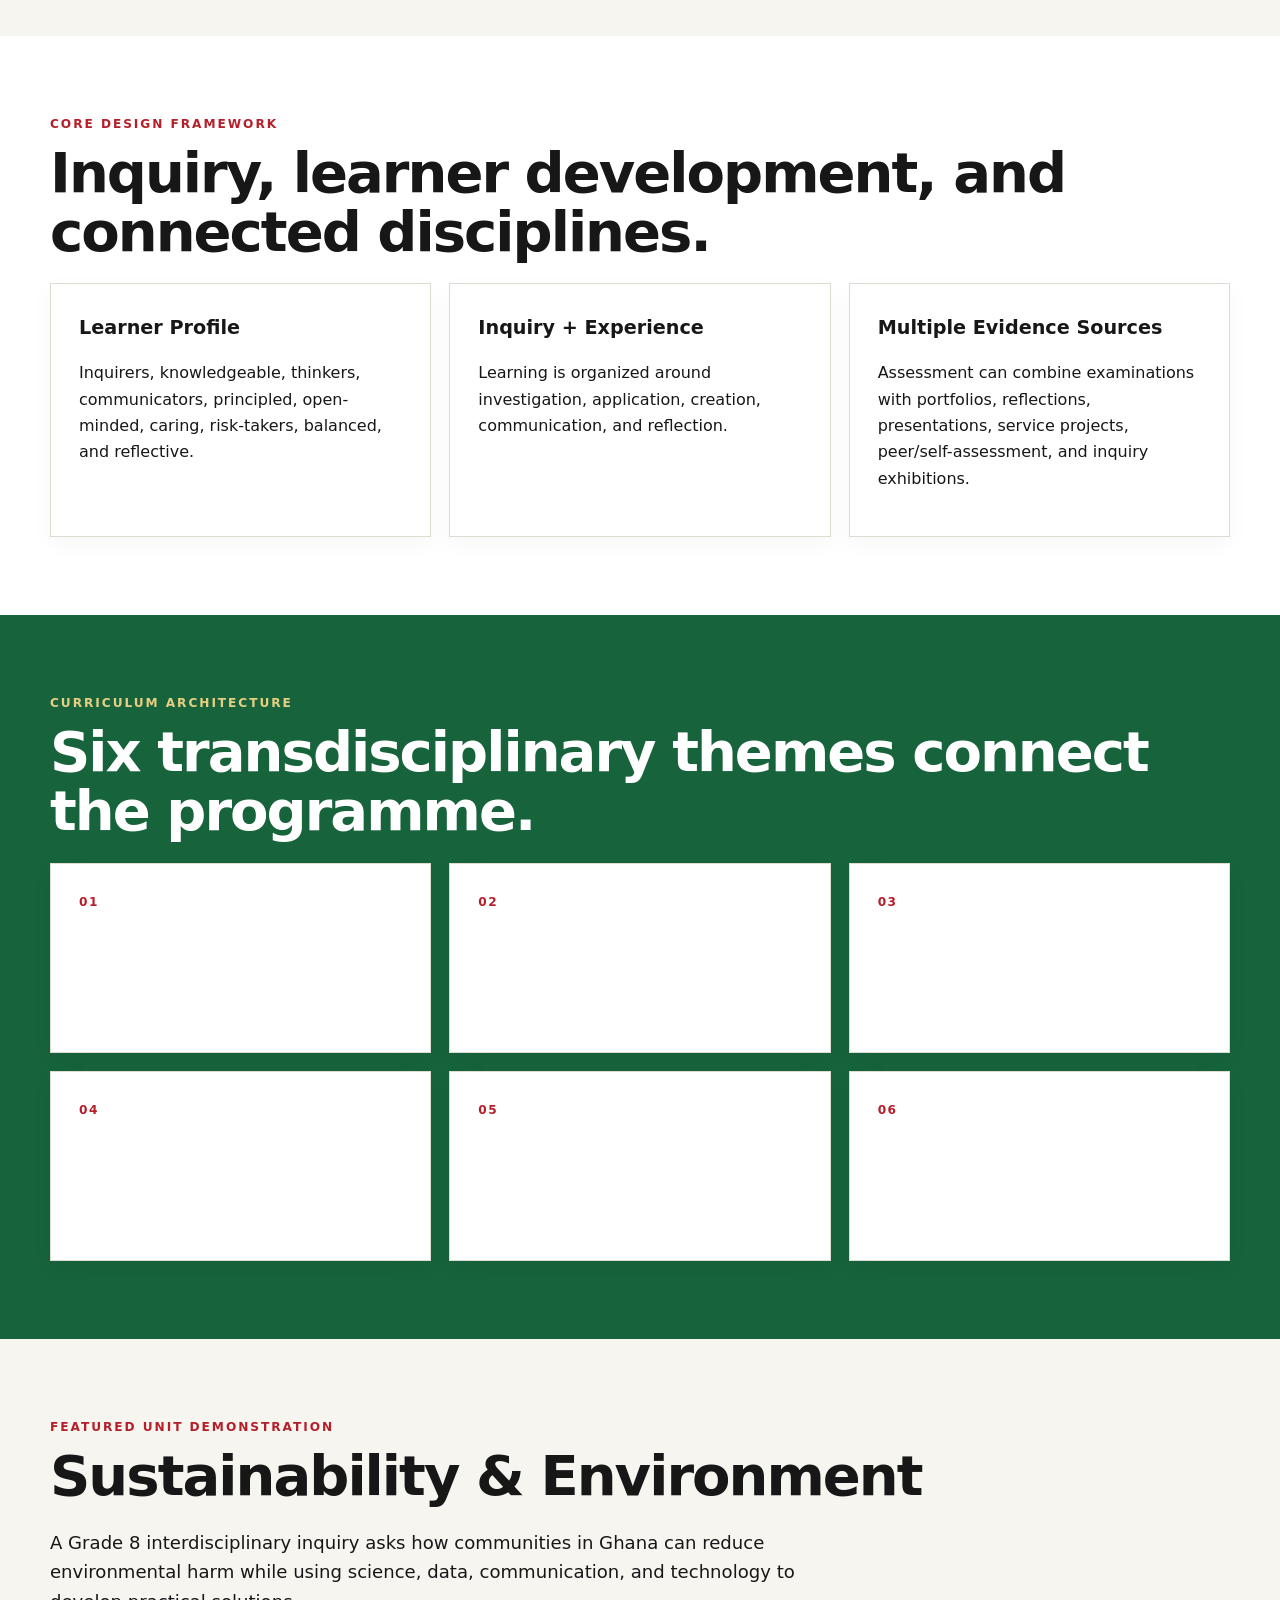
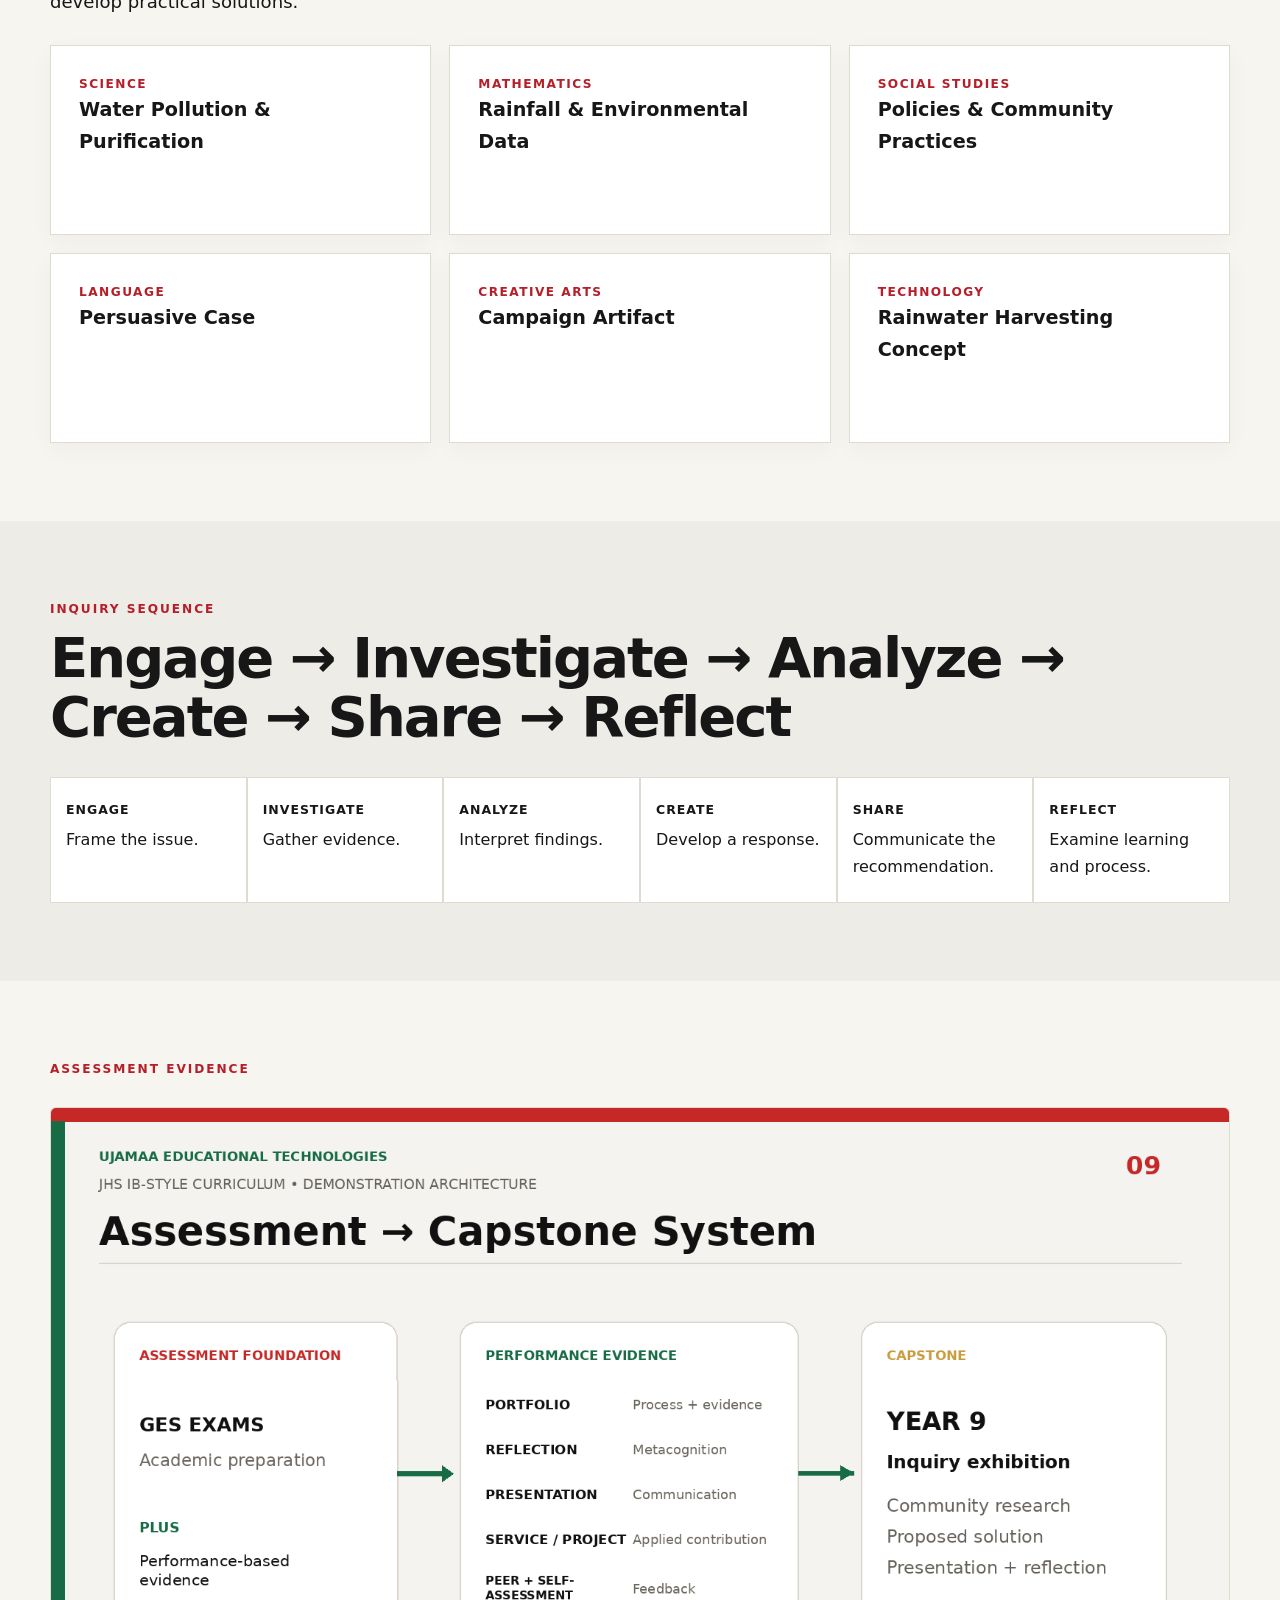
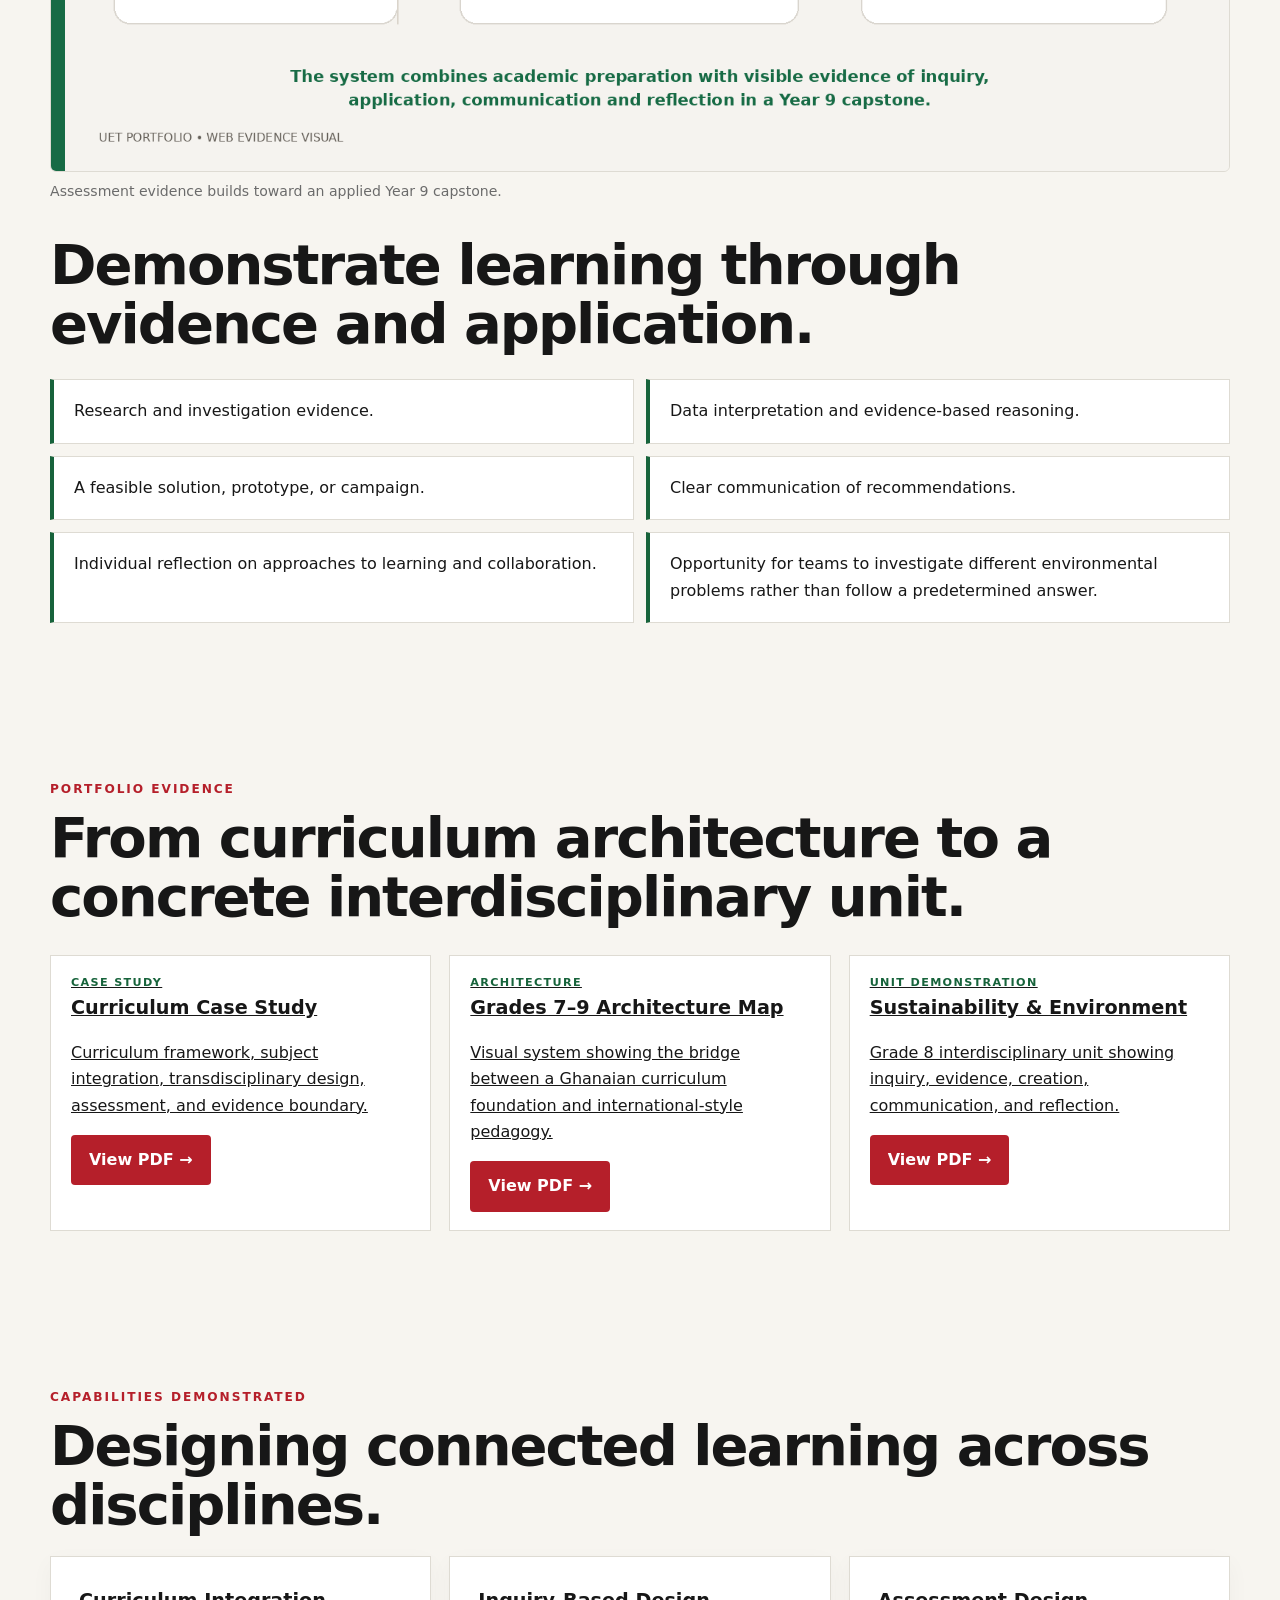
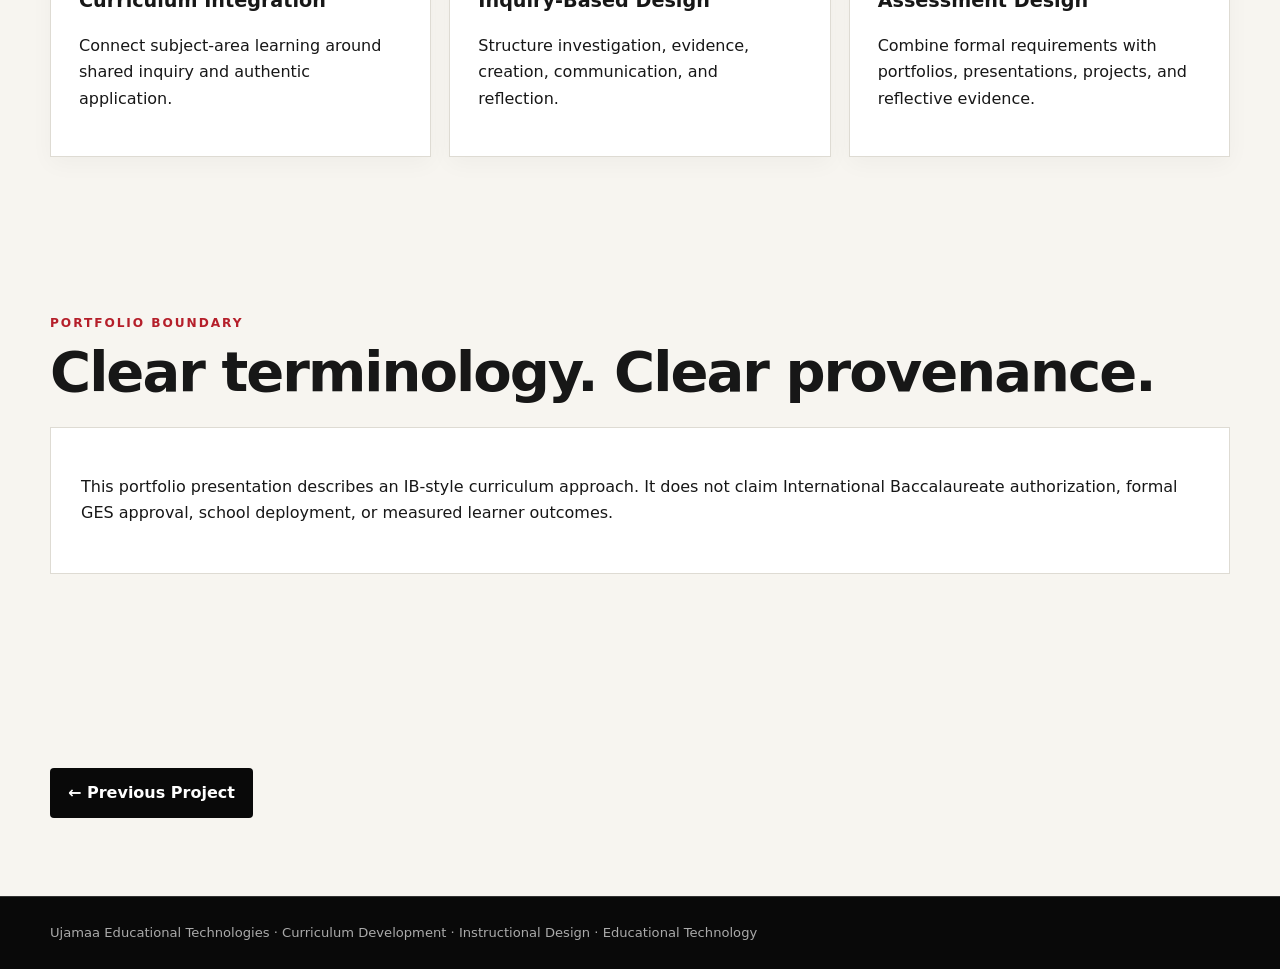
<file: junior-high-ib-style.html>
<!doctype html><html lang="en"><head><meta charset="utf-8"><meta name="viewport" content="width=device-width,initial-scale=1"><meta name="description" content="Jr. High School IB-Style Curriculum | Ujamaa Educational Technologies"><title>Jr. High School IB-Style Curriculum | Ujamaa Educational Technologies</title><link rel="stylesheet" href="styles.css"></head><body>
<nav class="nav"><div class="container nav-inner"><div class="brand">Ujamaa Educational Technologies</div><div class="nav-links"><a href="erika_portfolio.html">Portfolio</a><a href="#evidence">Evidence</a><a href="#capabilities">Capabilities</a></div></div></nav>
<header class="hero"><div class="container"><div class="eyebrow">Portfolio Case Study 03 · Curriculum Development · Instructional Design · Curriculum Integration</div><h1>Jr. High School IB-Style Curriculum</h1><p class="lede"><strong>An inquiry-driven Grades 7–9 architecture connecting subject learning, interdisciplinary investigation, creation, and reflection.</strong></p><div class="meta"><span class="pill">Grades 7–9 · Ages 12–15</span><span class="pill">UET Portfolio Demonstration</span></div><div class="flow"><div>Foundation</div><div>Connect</div><div>Investigate</div><div>Create</div><div>Demonstrate</div><div>Capstone</div></div></div></header>

<section><div class="container"><div class="grid2"><div><div class="section-label">The Design Challenge</div><h2>Preserve academic requirements while expanding how learning happens.</h2><p class="lead">This curriculum architecture is designed for Grades 7–9 / ages 12–15, combining a Ghana Education Service-oriented subject foundation with inquiry, experiential learning, interdisciplinary connections, and global perspectives.</p><p>The design uses an IB-style learner profile and inquiry framework without representing the curriculum as an authorized International Baccalaureate programme.</p></div><div class="callout">Subject Foundation → Interdisciplinary Connection → Inquiry → Creation → Assessment → Year 9 Capstone</div></div></div></section>
<section style="background:#fff"><div class="container"><div class="section-label">Core Design Framework</div><h2>Inquiry, learner development, and connected disciplines.</h2><div class="cards"><div class="card"><h3>Learner Profile</h3><p>Inquirers, knowledgeable, thinkers, communicators, principled, open-minded, caring, risk-takers, balanced, and reflective.</p></div><div class="card"><h3>Inquiry + Experience</h3><p>Learning is organized around investigation, application, creation, communication, and reflection.</p></div><div class="card"><h3>Multiple Evidence Sources</h3><p>Assessment can combine examinations with portfolios, reflections, presentations, service projects, peer/self-assessment, and inquiry exhibitions.</p></div></div></div></section>
<section class="darkgreen"><div class="container"><div class="section-label">Curriculum Architecture</div><h2>Six transdisciplinary themes connect the programme.</h2><div class="cards"><div class="card"><div class="num">01</div><h3>Identity & Belonging</h3></div><div class="card"><div class="num">02</div><h3>Innovation & Change</h3></div><div class="card"><div class="num">03</div><h3>Sustainability & Environment</h3></div><div class="card"><div class="num">04</div><h3>Power & Justice</h3></div><div class="card"><div class="num">05</div><h3>Communication & Expression</h3></div><div class="card"><div class="num">06</div><h3>Global Connections</h3></div></div></div></section>
<section><div class="container"><div class="section-label">Featured Unit Demonstration</div><h2>Sustainability & Environment</h2><p class="lead">A Grade 8 interdisciplinary inquiry asks how communities in Ghana can reduce environmental harm while using science, data, communication, and technology to develop practical solutions.</p><div class="cards" style="margin-top:28px"><div class="card"><div class="num">SCIENCE</div><h3>Water Pollution & Purification</h3></div><div class="card"><div class="num">MATHEMATICS</div><h3>Rainfall & Environmental Data</h3></div><div class="card"><div class="num">SOCIAL STUDIES</div><h3>Policies & Community Practices</h3></div><div class="card"><div class="num">LANGUAGE</div><h3>Persuasive Case</h3></div><div class="card"><div class="num">CREATIVE ARTS</div><h3>Campaign Artifact</h3></div><div class="card"><div class="num">TECHNOLOGY</div><h3>Rainwater Harvesting Concept</h3></div></div></div></section>
<section class="soft"><div class="container"><div class="section-label">Inquiry Sequence</div><h2>Engage → Investigate → Analyze → Create → Share → Reflect</h2><div class="progress"><div><b>Engage</b>Frame the issue.</div><div><b>Investigate</b>Gather evidence.</div><div><b>Analyze</b>Interpret findings.</div><div><b>Create</b>Develop a response.</div><div><b>Share</b>Communicate the recommendation.</div><div><b>Reflect</b>Examine learning and process.</div></div></div></section>
<section><div class="container"><div class="section-label">Assessment Evidence</div><figure class="visual-evidence"><img src="assets/09_jhs-assessment_capstone-system_FIXED.png" alt="Junior high school assessment-to-capstone system" loading="lazy"><figcaption>Assessment evidence builds toward an applied Year 9 capstone.</figcaption></figure>
<h2>Demonstrate learning through evidence and application.</h2><div class="objectives"><div class="objective">Research and investigation evidence.</div><div class="objective">Data interpretation and evidence-based reasoning.</div><div class="objective">A feasible solution, prototype, or campaign.</div><div class="objective">Clear communication of recommendations.</div><div class="objective">Individual reflection on approaches to learning and collaboration.</div><div class="objective">Opportunity for teams to investigate different environmental problems rather than follow a predetermined answer.</div></div></div></section>
<section id="evidence"><div class="container"><div class="section-label">Portfolio Evidence</div><h2>From curriculum architecture to a concrete interdisciplinary unit.</h2><div class="evidence-grid"><a class="evidence" href="assets/junior-high-ib-style/UET_JHS_IB_GES_Curriculum_Case_Study.pdf"><div class="tag">Case Study</div><h3>Curriculum Case Study</h3><p>Curriculum framework, subject integration, transdisciplinary design, assessment, and evidence boundary.</p><span class="button">View PDF →</span></a><a class="evidence" href="assets/junior-high-ib-style/UET_JHS_IB_GES_Curriculum_Architecture_Map.pdf"><div class="tag">Architecture</div><h3>Grades 7–9 Architecture Map</h3><p>Visual system showing the bridge between a Ghanaian curriculum foundation and international-style pedagogy.</p><span class="button">View PDF →</span></a><a class="evidence" href="assets/junior-high-ib-style/UET_JHS_IB_GES_Sustainability_Unit_Demonstration.pdf"><div class="tag">Unit Demonstration</div><h3>Sustainability & Environment</h3><p>Grade 8 interdisciplinary unit showing inquiry, evidence, creation, communication, and reflection.</p><span class="button">View PDF →</span></a></div></section>
<section id="capabilities"><div class="container"><div class="section-label">Capabilities Demonstrated</div><h2>Designing connected learning across disciplines.</h2><div class="cards"><div class="card"><h3>Curriculum Integration</h3><p>Connect subject-area learning around shared inquiry and authentic application.</p></div><div class="card"><h3>Inquiry-Based Design</h3><p>Structure investigation, evidence, creation, communication, and reflection.</p></div><div class="card"><h3>Assessment Design</h3><p>Combine formal requirements with portfolios, presentations, projects, and reflective evidence.</p></div></div></div></section>
<section><div class="container"><div class="section-label">Portfolio Boundary</div><h2>Clear terminology. Clear provenance.</h2><div class="boundary"><p>This portfolio presentation describes an IB-style curriculum approach. It does not claim International Baccalaureate authorization, formal GES approval, school deployment, or measured learner outcomes.</p></div></div></section>

<section><div class="container"><div class="project-nav"><a class="button secondary" href="primary-digital-technology.html">← Previous Project</a><span></span></div></div></section>
<footer><div class="container">Ujamaa Educational Technologies · Curriculum Development · Instructional Design · Educational Technology</div></footer>
</body></html>
</file>
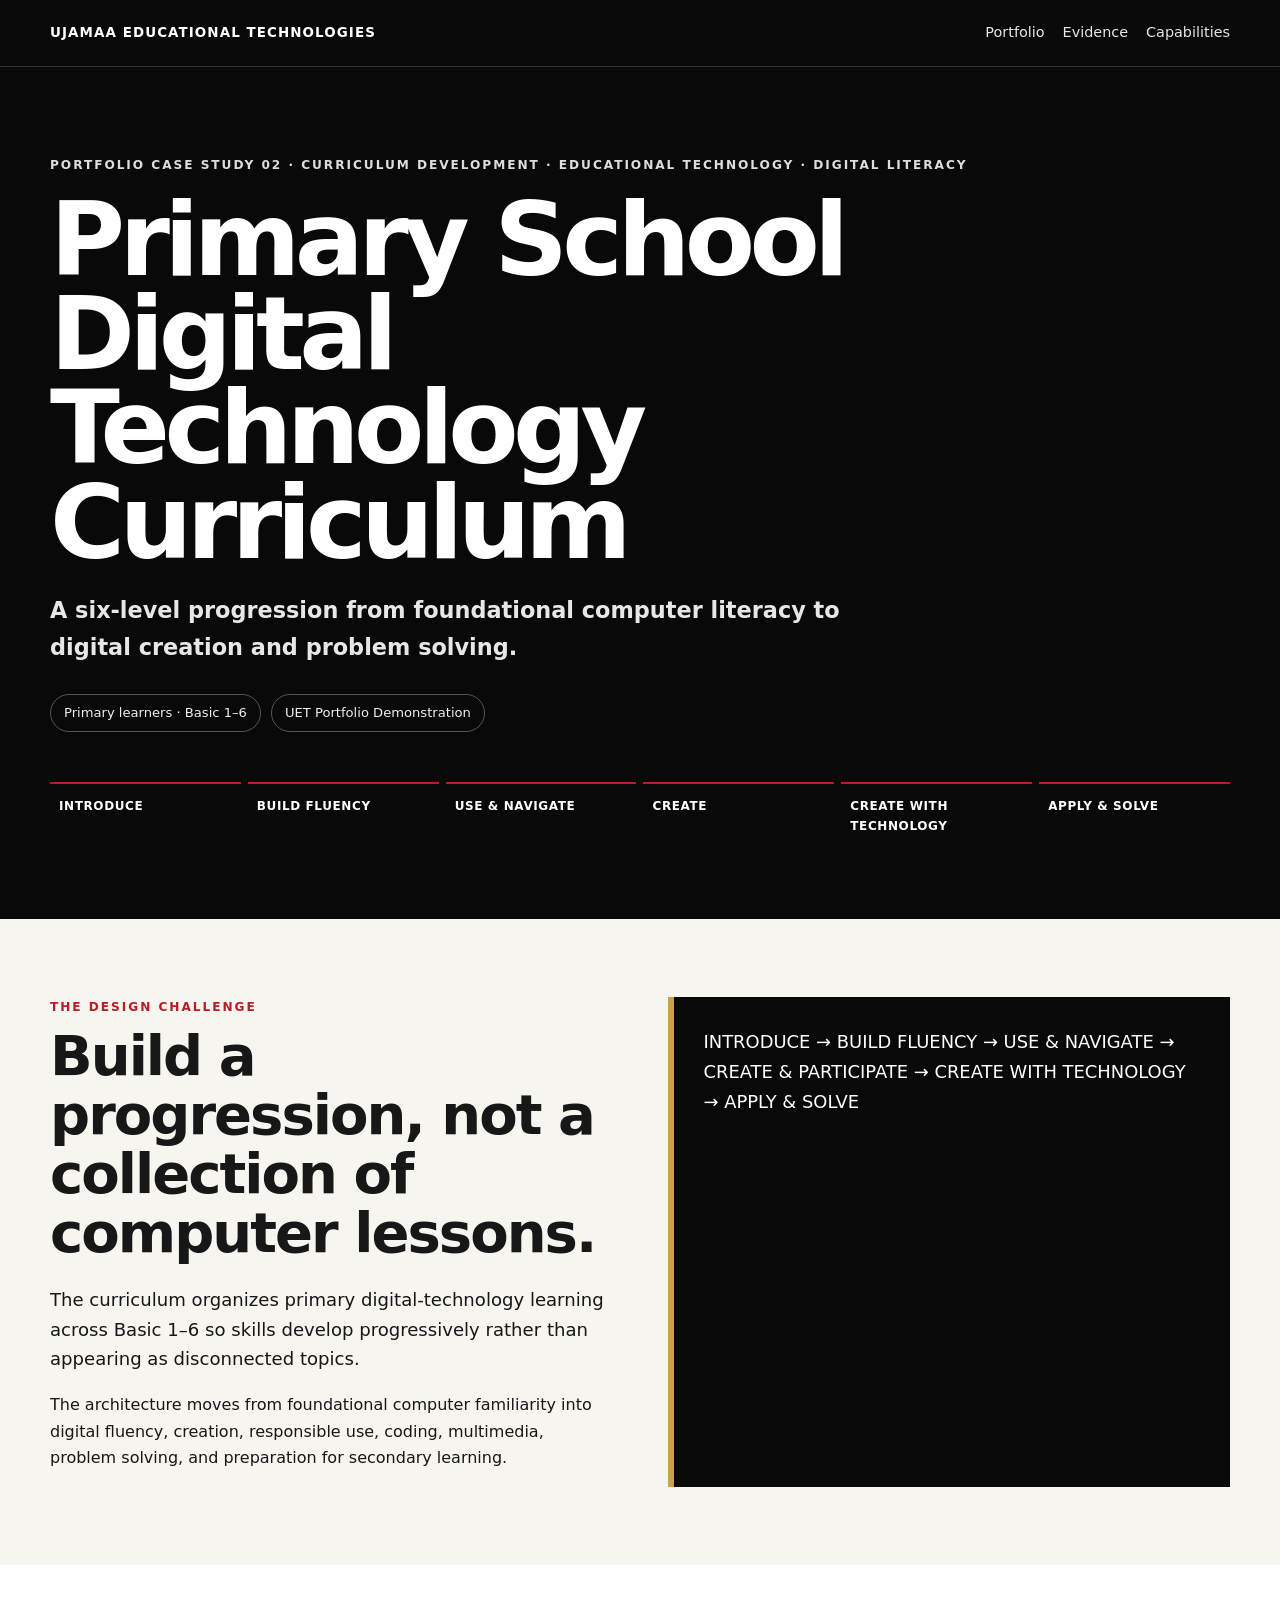
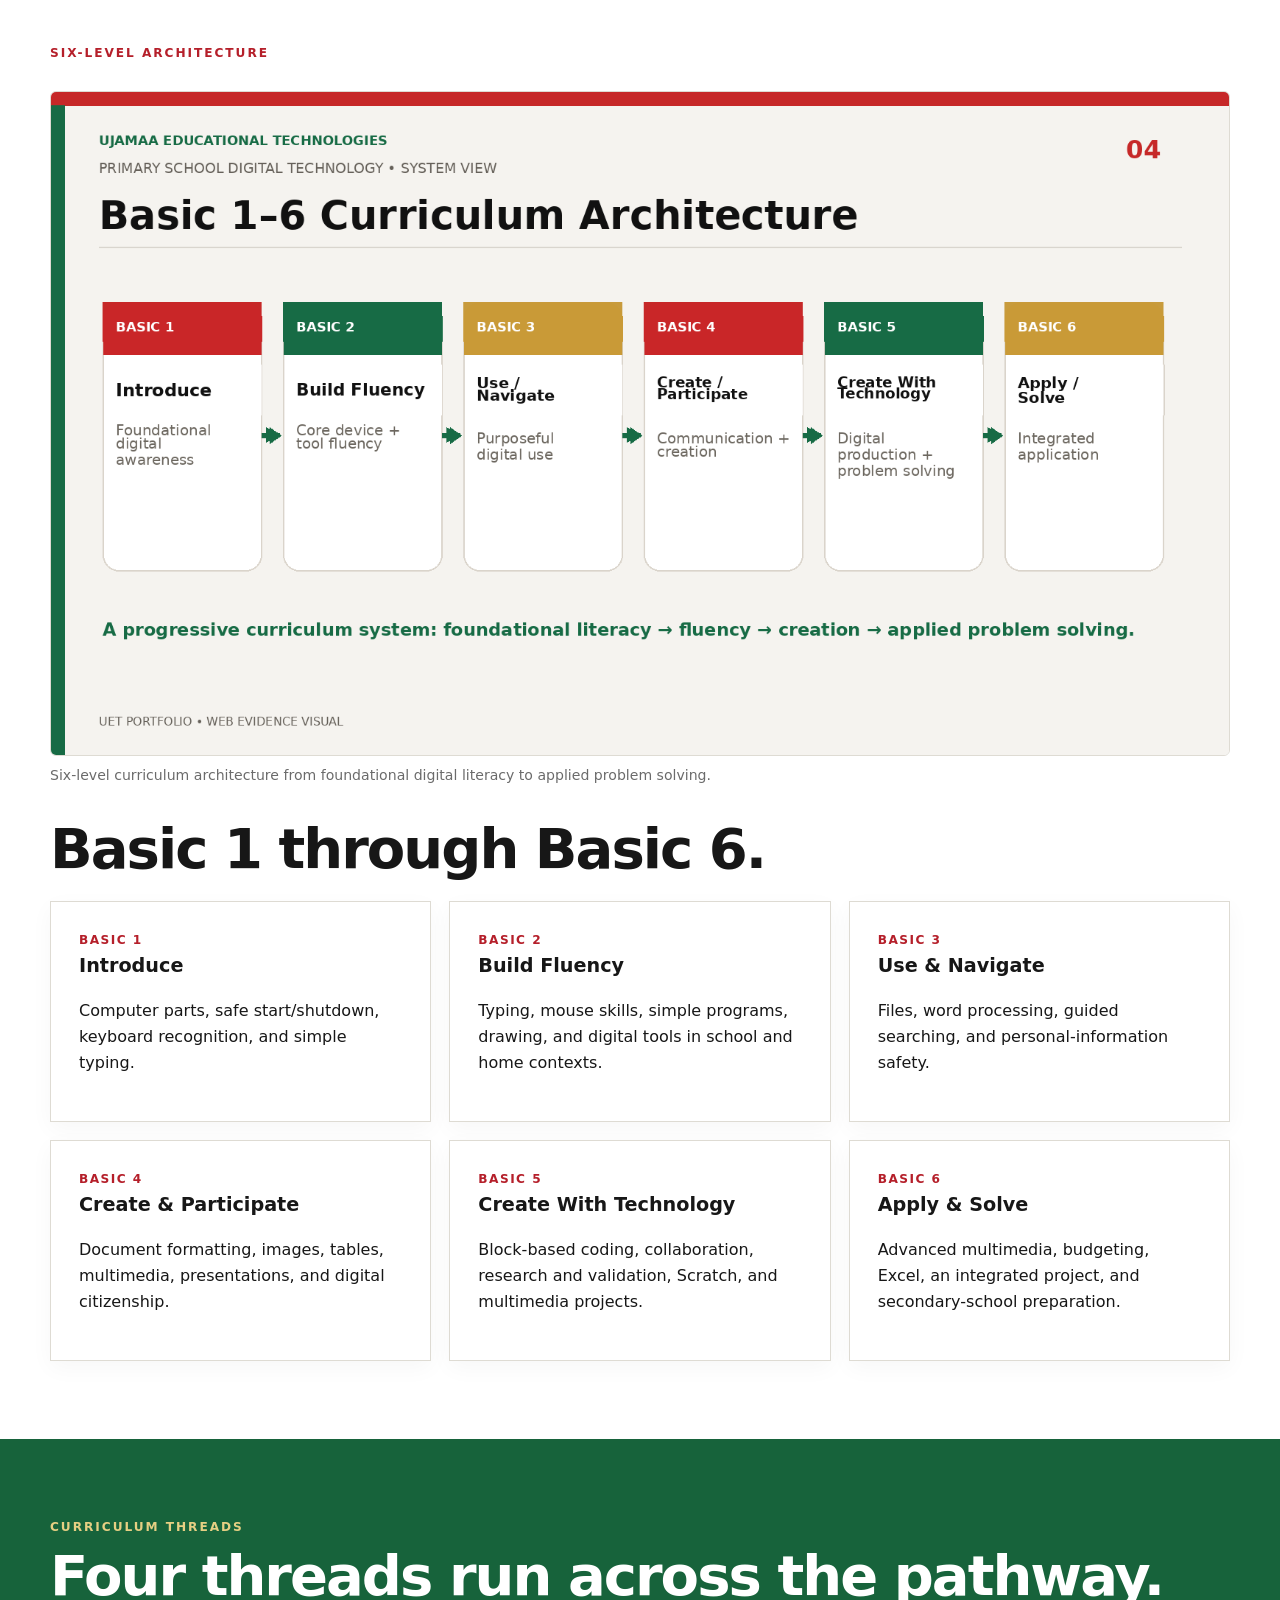
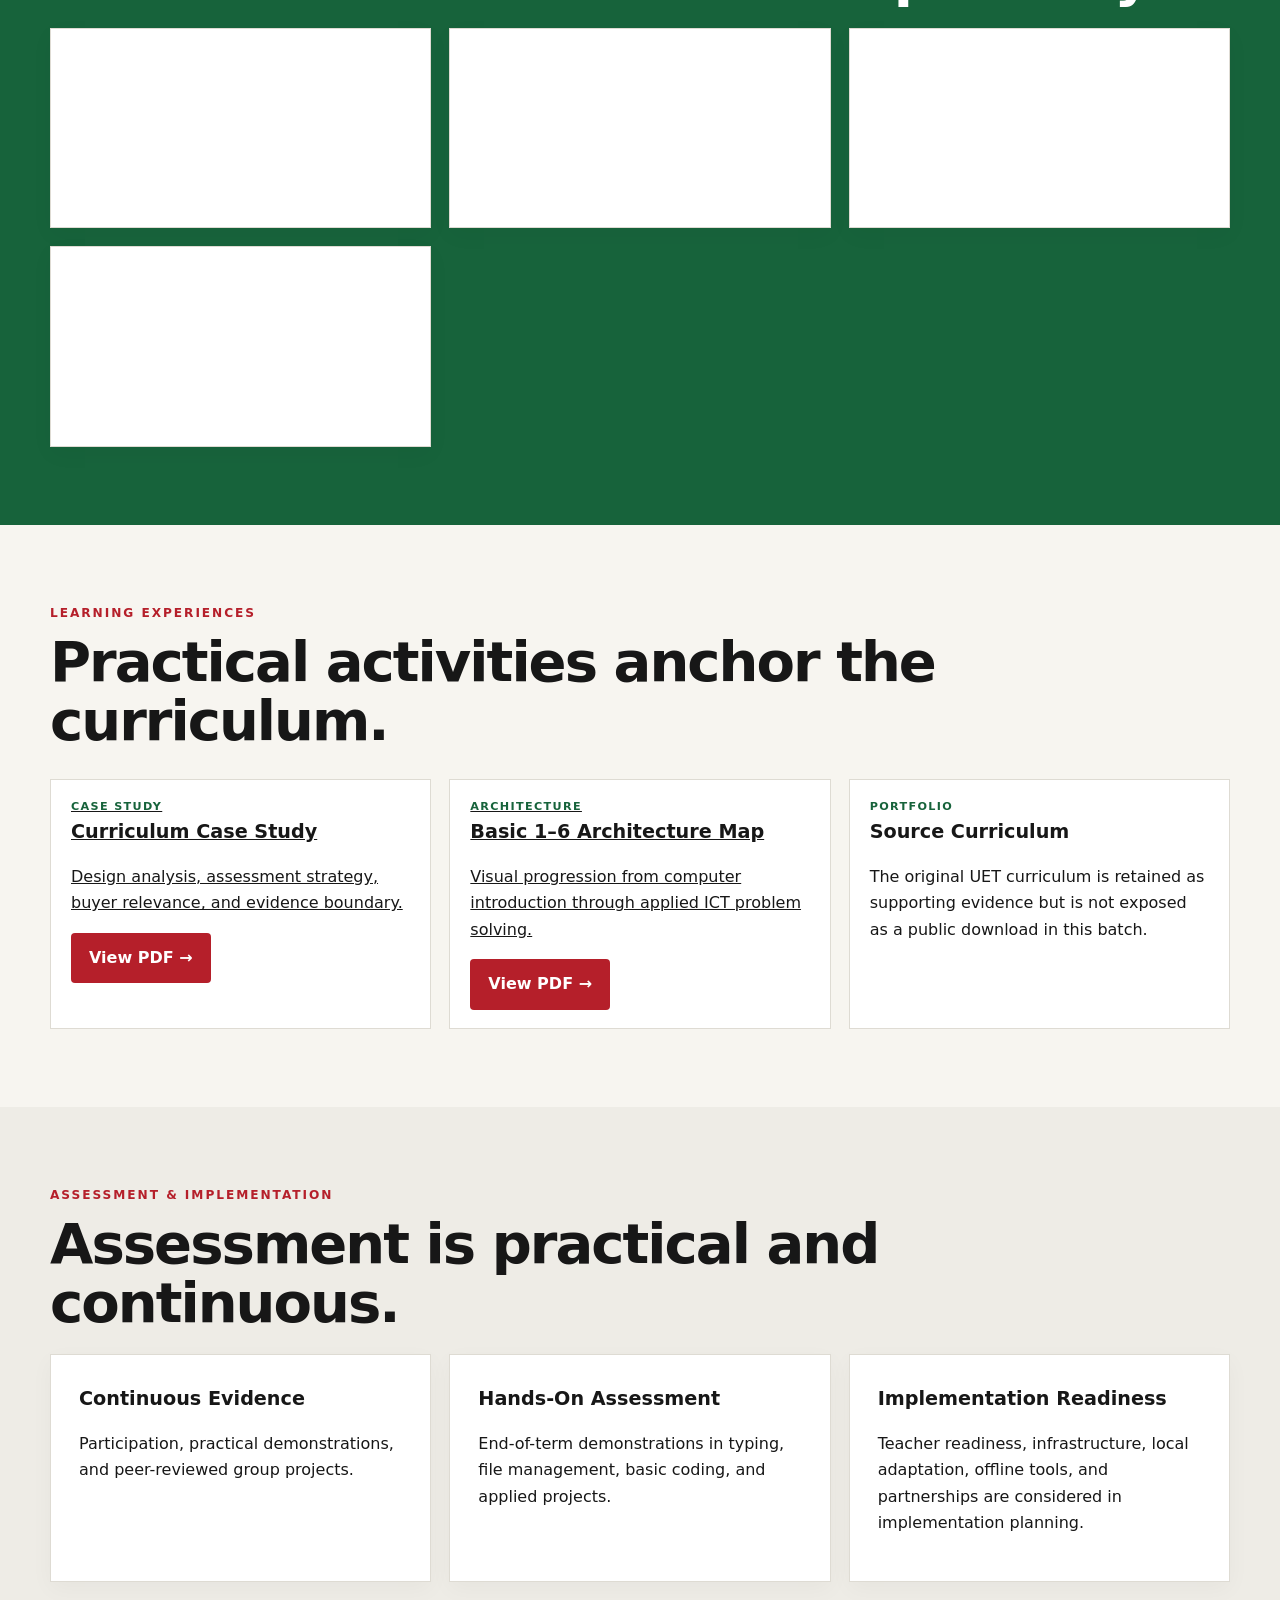
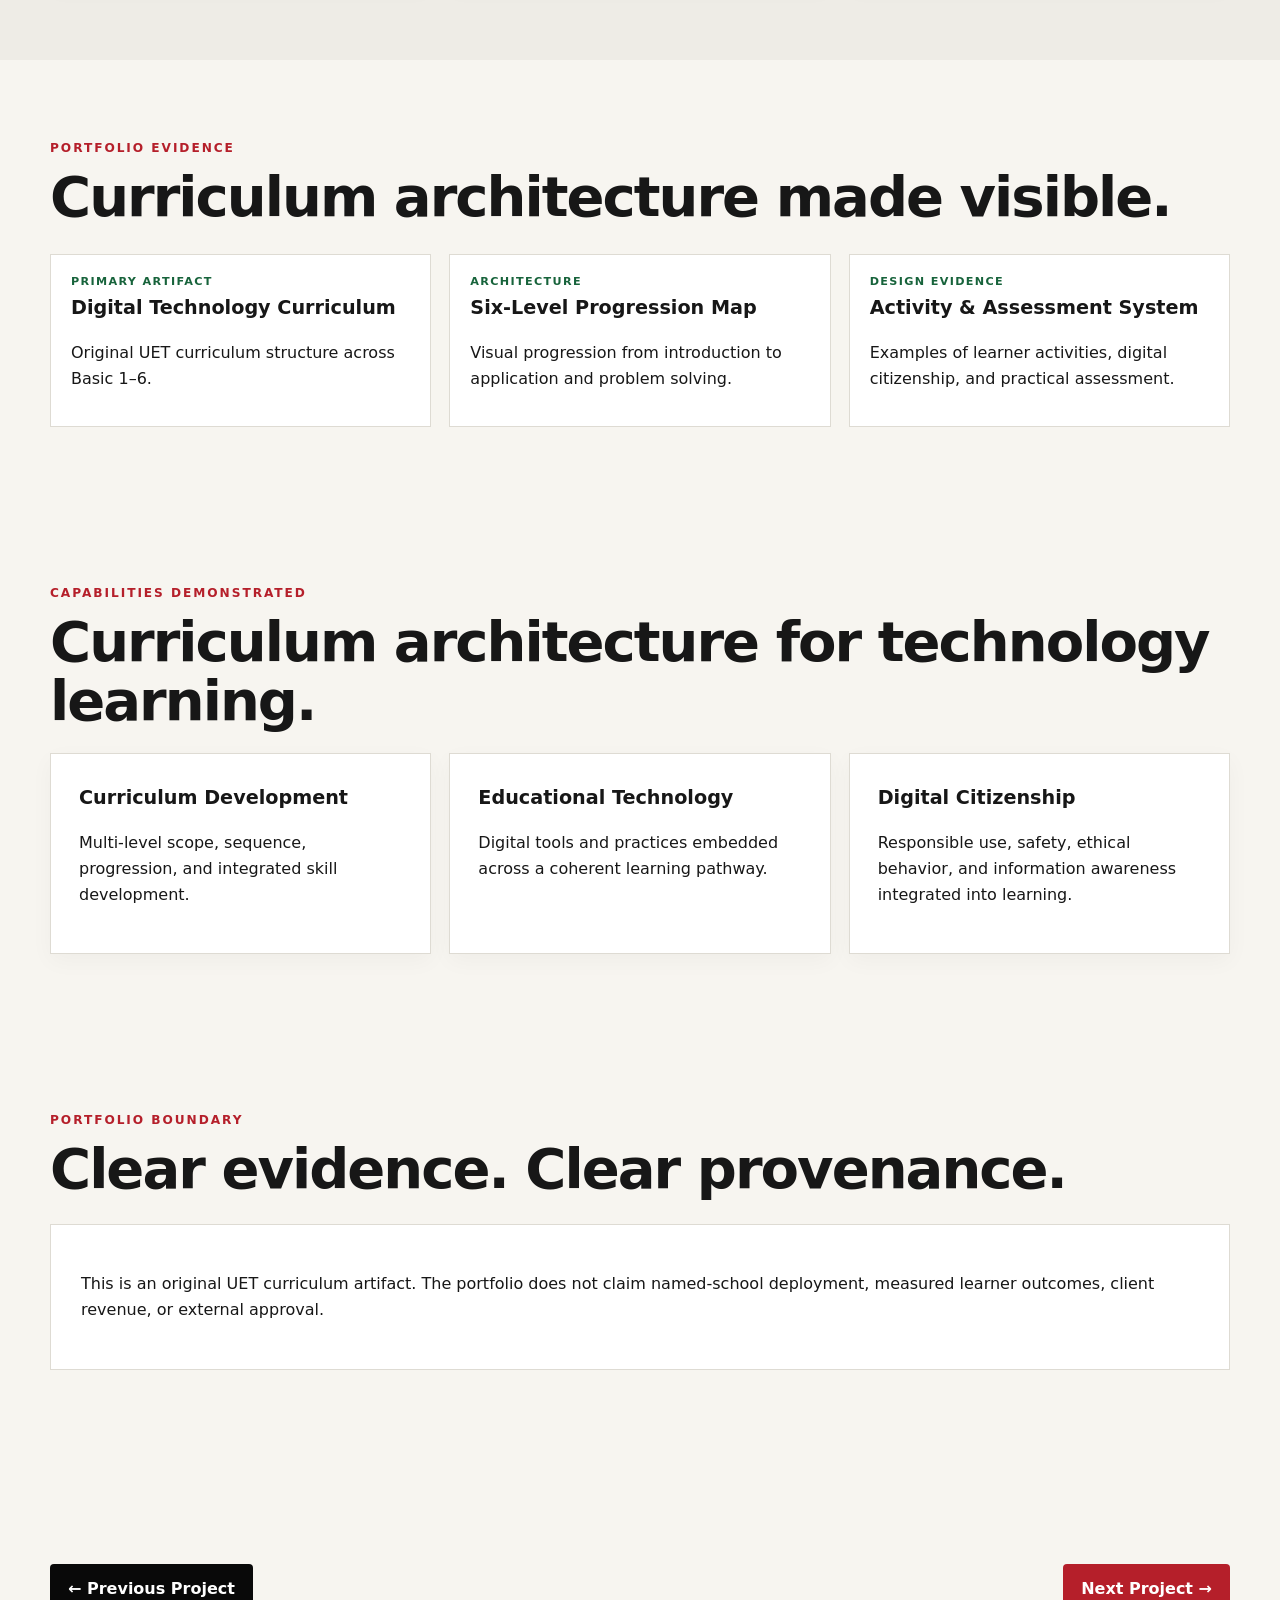
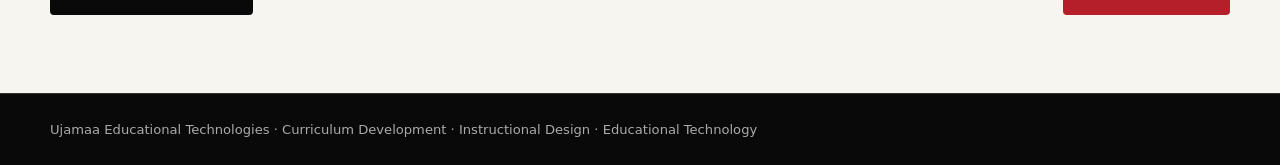
<file: primary-digital-technology.html>
<!doctype html><html lang="en"><head><meta charset="utf-8"><meta name="viewport" content="width=device-width,initial-scale=1"><meta name="description" content="Primary School Digital Technology Curriculum | Ujamaa Educational Technologies"><title>Primary School Digital Technology Curriculum | Ujamaa Educational Technologies</title><link rel="stylesheet" href="styles.css"></head><body>
<nav class="nav"><div class="container nav-inner"><div class="brand">Ujamaa Educational Technologies</div><div class="nav-links"><a href="erika_portfolio.html">Portfolio</a><a href="#evidence">Evidence</a><a href="#capabilities">Capabilities</a></div></div></nav>
<header class="hero"><div class="container"><div class="eyebrow">Portfolio Case Study 02 · Curriculum Development · Educational Technology · Digital Literacy</div><h1>Primary School Digital Technology Curriculum</h1><p class="lede"><strong>A six-level progression from foundational computer literacy to digital creation and problem solving.</strong></p><div class="meta"><span class="pill">Primary learners · Basic 1–6</span><span class="pill">UET Portfolio Demonstration</span></div><div class="flow"><div>Introduce</div><div>Build Fluency</div><div>Use & Navigate</div><div>Create</div><div>Create with Technology</div><div>Apply & Solve</div></div></div></header>

<section><div class="container"><div class="grid2"><div><div class="section-label">The Design Challenge</div><h2>Build a progression, not a collection of computer lessons.</h2><p class="lead">The curriculum organizes primary digital-technology learning across Basic 1–6 so skills develop progressively rather than appearing as disconnected topics.</p><p>The architecture moves from foundational computer familiarity into digital fluency, creation, responsible use, coding, multimedia, problem solving, and preparation for secondary learning.</p></div><div class="callout">INTRODUCE → BUILD FLUENCY → USE & NAVIGATE → CREATE & PARTICIPATE → CREATE WITH TECHNOLOGY → APPLY & SOLVE</div></div></div></section>
<section style="background:#fff"><div class="container"><div class="section-label">Six-Level Architecture</div><figure class="visual-evidence"><img src="assets/04_primary-digital_basic1-6-architecture_FIXED.png" alt="Primary digital technology curriculum architecture across Basic 1 through Basic 6" loading="lazy"><figcaption>Six-level curriculum architecture from foundational digital literacy to applied problem solving.</figcaption></figure>
<h2>Basic 1 through Basic 6.</h2><div class="cards"><div class="card"><div class="num">BASIC 1</div><h3>Introduce</h3><p>Computer parts, safe start/shutdown, keyboard recognition, and simple typing.</p></div><div class="card"><div class="num">BASIC 2</div><h3>Build Fluency</h3><p>Typing, mouse skills, simple programs, drawing, and digital tools in school and home contexts.</p></div><div class="card"><div class="num">BASIC 3</div><h3>Use & Navigate</h3><p>Files, word processing, guided searching, and personal-information safety.</p></div><div class="card"><div class="num">BASIC 4</div><h3>Create & Participate</h3><p>Document formatting, images, tables, multimedia, presentations, and digital citizenship.</p></div><div class="card"><div class="num">BASIC 5</div><h3>Create With Technology</h3><p>Block-based coding, collaboration, research and validation, Scratch, and multimedia projects.</p></div><div class="card"><div class="num">BASIC 6</div><h3>Apply & Solve</h3><p>Advanced multimedia, budgeting, Excel, an integrated project, and secondary-school preparation.</p></div></div></div></section>
<section class="darkgreen"><div class="container"><div class="section-label">Curriculum Threads</div><h2>Four threads run across the pathway.</h2><div class="cards"><div class="card"><h3>Digital Fluency</h3><p>Progressive ability to operate and use digital tools.</p></div><div class="card"><h3>Responsible Use</h3><p>Safety, personal information awareness, copyright, and ethical behavior.</p></div><div class="card"><h3>Creation</h3><p>Movement from using tools to producing documents, media, presentations, and projects.</p></div><div class="card"><h3>Problem Solving</h3><p>Application of digital tools, coding, data, and projects to practical challenges.</p></div></div></div></section>
<section><div class="container"><div class="section-label">Learning Experiences</div><h2>Practical activities anchor the curriculum.</h2><div class="evidence-grid"><a class="evidence" href="assets/primary-digital-technology/UET_ICT_Primary_School_Curriculum_Case_Study.pdf"><div class="tag">Case Study</div><h3>Curriculum Case Study</h3><p>Design analysis, assessment strategy, buyer relevance, and evidence boundary.</p><span class="button">View PDF →</span></a><a class="evidence" href="assets/primary-digital-technology/UET_ICT_Primary_School_Curriculum_Architecture_Map.pdf"><div class="tag">Architecture</div><h3>Basic 1–6 Architecture Map</h3><p>Visual progression from computer introduction through applied ICT problem solving.</p><span class="button">View PDF →</span></a><div class="evidence"><div class="tag">Portfolio</div><h3>Source Curriculum</h3><p>The original UET curriculum is retained as supporting evidence but is not exposed as a public download in this batch.</p></div></div></section>
<section class="soft"><div class="container"><div class="section-label">Assessment & Implementation</div><h2>Assessment is practical and continuous.</h2><div class="cards"><div class="card"><h3>Continuous Evidence</h3><p>Participation, practical demonstrations, and peer-reviewed group projects.</p></div><div class="card"><h3>Hands-On Assessment</h3><p>End-of-term demonstrations in typing, file management, basic coding, and applied projects.</p></div><div class="card"><h3>Implementation Readiness</h3><p>Teacher readiness, infrastructure, local adaptation, offline tools, and partnerships are considered in implementation planning.</p></div></div></div></section>
<section id="evidence"><div class="container"><div class="section-label">Portfolio Evidence</div><h2>Curriculum architecture made visible.</h2><div class="evidence-grid"><div class="evidence"><div class="tag">Primary Artifact</div><h3>Digital Technology Curriculum</h3><p>Original UET curriculum structure across Basic 1–6.</p></div><div class="evidence"><div class="tag">Architecture</div><h3>Six-Level Progression Map</h3><p>Visual progression from introduction to application and problem solving.</p></div><div class="evidence"><div class="tag">Design Evidence</div><h3>Activity & Assessment System</h3><p>Examples of learner activities, digital citizenship, and practical assessment.</p></div></div></div></section>
<section id="capabilities"><div class="container"><div class="section-label">Capabilities Demonstrated</div><h2>Curriculum architecture for technology learning.</h2><div class="cards"><div class="card"><h3>Curriculum Development</h3><p>Multi-level scope, sequence, progression, and integrated skill development.</p></div><div class="card"><h3>Educational Technology</h3><p>Digital tools and practices embedded across a coherent learning pathway.</p></div><div class="card"><h3>Digital Citizenship</h3><p>Responsible use, safety, ethical behavior, and information awareness integrated into learning.</p></div></div></div></section>
<section><div class="container"><div class="section-label">Portfolio Boundary</div><h2>Clear evidence. Clear provenance.</h2><div class="boundary"><p>This is an original UET curriculum artifact. The portfolio does not claim named-school deployment, measured learner outcomes, client revenue, or external approval.</p></div></div></section>

<section><div class="container"><div class="project-nav"><a class="button secondary" href="intro-to-coding.html">← Previous Project</a><a class="button" href="junior-high-ib-style.html">Next Project →</a></div></div></section>
<footer><div class="container">Ujamaa Educational Technologies · Curriculum Development · Instructional Design · Educational Technology</div></footer>
</body></html>
</file>
<file: styles.css>
:root{--black:#090909;--ink:#171717;--paper:#f7f5f0;--white:#fff;--red:#b51f2a;--green:#17633b;--gold:#c8a24a;--muted:#6b6b6b;--line:#dedbd3;--soft:#eeece6;--max:1180px}
*{box-sizing:border-box}html{scroll-behavior:smooth}body{margin:0;background:var(--paper);color:var(--ink);font-family:Inter,system-ui,-apple-system,"Segoe UI",sans-serif;line-height:1.65}a{color:inherit}.container{width:min(var(--max),calc(100% - 40px));margin:auto}.nav{background:var(--black);color:#fff;position:sticky;top:0;z-index:10;border-bottom:1px solid #333}.nav-inner{display:flex;align-items:center;justify-content:space-between;gap:20px;min-height:66px}.brand{font-weight:800;letter-spacing:.08em;text-transform:uppercase;font-size:.84rem}.nav a{text-decoration:none;opacity:.9;font-size:.9rem}.nav-links{display:flex;gap:18px;flex-wrap:wrap}.hero{background:var(--black);color:#fff;padding:88px 0 70px}.eyebrow,.section-label{font-size:.76rem;font-weight:900;letter-spacing:.16em;text-transform:uppercase}.eyebrow{color:#ddd}.hero h1{font-size:clamp(3rem,8vw,6.5rem);line-height:.92;letter-spacing:-.055em;margin:18px 0 22px;max-width:900px}.hero h1 span{color:#d9c276}.lede{font-size:clamp(1.1rem,2.2vw,1.4rem);max-width:820px;color:#e7e7e7}.meta{display:flex;flex-wrap:wrap;gap:10px;margin-top:28px}.pill{border:1px solid #555;border-radius:999px;padding:7px 13px;font-size:.82rem;color:#eee}.flow{margin-top:50px;display:grid;grid-template-columns:repeat(6,1fr);gap:7px}.flow div{padding:13px 9px;border-top:2px solid var(--red);font-size:.75rem;font-weight:800;text-transform:uppercase;letter-spacing:.05em}section{padding:78px 0}.section-label{color:var(--red)}h2{font-size:clamp(2rem,4.5vw,3.5rem);line-height:1.05;letter-spacing:-.035em;margin:10px 0 22px}h3{font-size:1.2rem;margin:0 0 9px}.lead{font-size:1.13rem;max-width:820px}.grid2{display:grid;grid-template-columns:1fr 1fr;gap:55px}.callout{background:var(--black);color:#fff;padding:30px;border-left:6px solid var(--gold);font-size:1.12rem}.cards{display:grid;grid-template-columns:repeat(3,1fr);gap:18px}.card{background:#fff;border:1px solid var(--line);padding:28px;min-height:190px;box-shadow:0 7px 22px rgba(0,0,0,.035)}.num{font-weight:900;color:var(--red);font-size:.76rem;letter-spacing:.12em}.darkgreen{background:var(--green);color:#fff}.darkgreen .section-label{color:#e6cf83}.darkgreen h2{color:#fff}.sequence{display:grid;grid-template-columns:repeat(5,1fr);gap:12px;margin-top:32px}.step{background:#fff;color:var(--ink);padding:21px;min-height:185px;border-top:6px solid var(--gold)}.step strong{display:block;font-size:2rem;line-height:1;color:var(--red);margin-bottom:15px}.progress{display:grid;grid-template-columns:repeat(6,1fr);gap:0;margin-top:30px}.progress div{background:#fff;border:1px solid var(--line);padding:22px 15px}.progress b{display:block;font-size:.78rem;text-transform:uppercase;letter-spacing:.08em;margin-bottom:7px}.objective,.evidence{background:#fff;border:1px solid var(--line);padding:18px 20px}.objectives{display:grid;grid-template-columns:repeat(2,1fr);gap:12px;margin-top:26px}.objective{border-left:4px solid var(--green)}.soft{background:var(--soft)}.evidence-grid{display:grid;grid-template-columns:repeat(3,1fr);gap:18px;margin-top:28px}.evidence{min-height:170px}.tag{font-size:.7rem;text-transform:uppercase;letter-spacing:.12em;font-weight:900;color:var(--green)}.boundary{background:#fff;border:1px solid var(--line);padding:30px;margin-top:25px}.boundary-grid{display:grid;grid-template-columns:1fr 1fr;gap:12px;margin-top:20px}.boundary-grid div{background:var(--soft);padding:14px}.project-nav{display:flex;justify-content:space-between;gap:15px;margin-top:38px}.button{display:inline-block;background:var(--red);color:#fff;text-decoration:none;padding:12px 18px;border-radius:4px;font-weight:800}.button.secondary{background:var(--black)}.cta{background:var(--black);color:#fff;text-align:center;padding:82px 0}.cta h2{max-width:820px;margin:10px auto 18px}.cta p{max-width:720px;margin:0 auto 25px;color:#ddd}footer{background:var(--black);color:#aaa;border-top:1px solid #333;padding:25px 0;font-size:.82rem}
@media(max-width:850px){.flow{grid-template-columns:repeat(3,1fr)}.grid2,.boundary-grid{grid-template-columns:1fr}.cards,.evidence-grid{grid-template-columns:1fr 1fr}.sequence{grid-template-columns:1fr 1fr}.progress{grid-template-columns:1fr 1fr}.objectives{grid-template-columns:1fr}}
@media(max-width:560px){.container{width:min(var(--max),calc(100% - 28px))}.nav-inner{align-items:flex-start;padding:14px 0}.hero{padding:65px 0 55px}.flow,.cards,.evidence-grid,.sequence,.progress,.objectives{grid-template-columns:1fr}section{padding:60px 0}.project-nav{flex-direction:column}}


/* Portfolio visual evidence */
.visual-evidence{margin:28px 0 34px;}
.visual-evidence img{display:block;width:100%;height:auto;border:1px solid var(--line);border-radius:6px;}
.visual-evidence figcaption{margin-top:9px;color:var(--muted);font-size:.88rem;line-height:1.5;}
</file>
